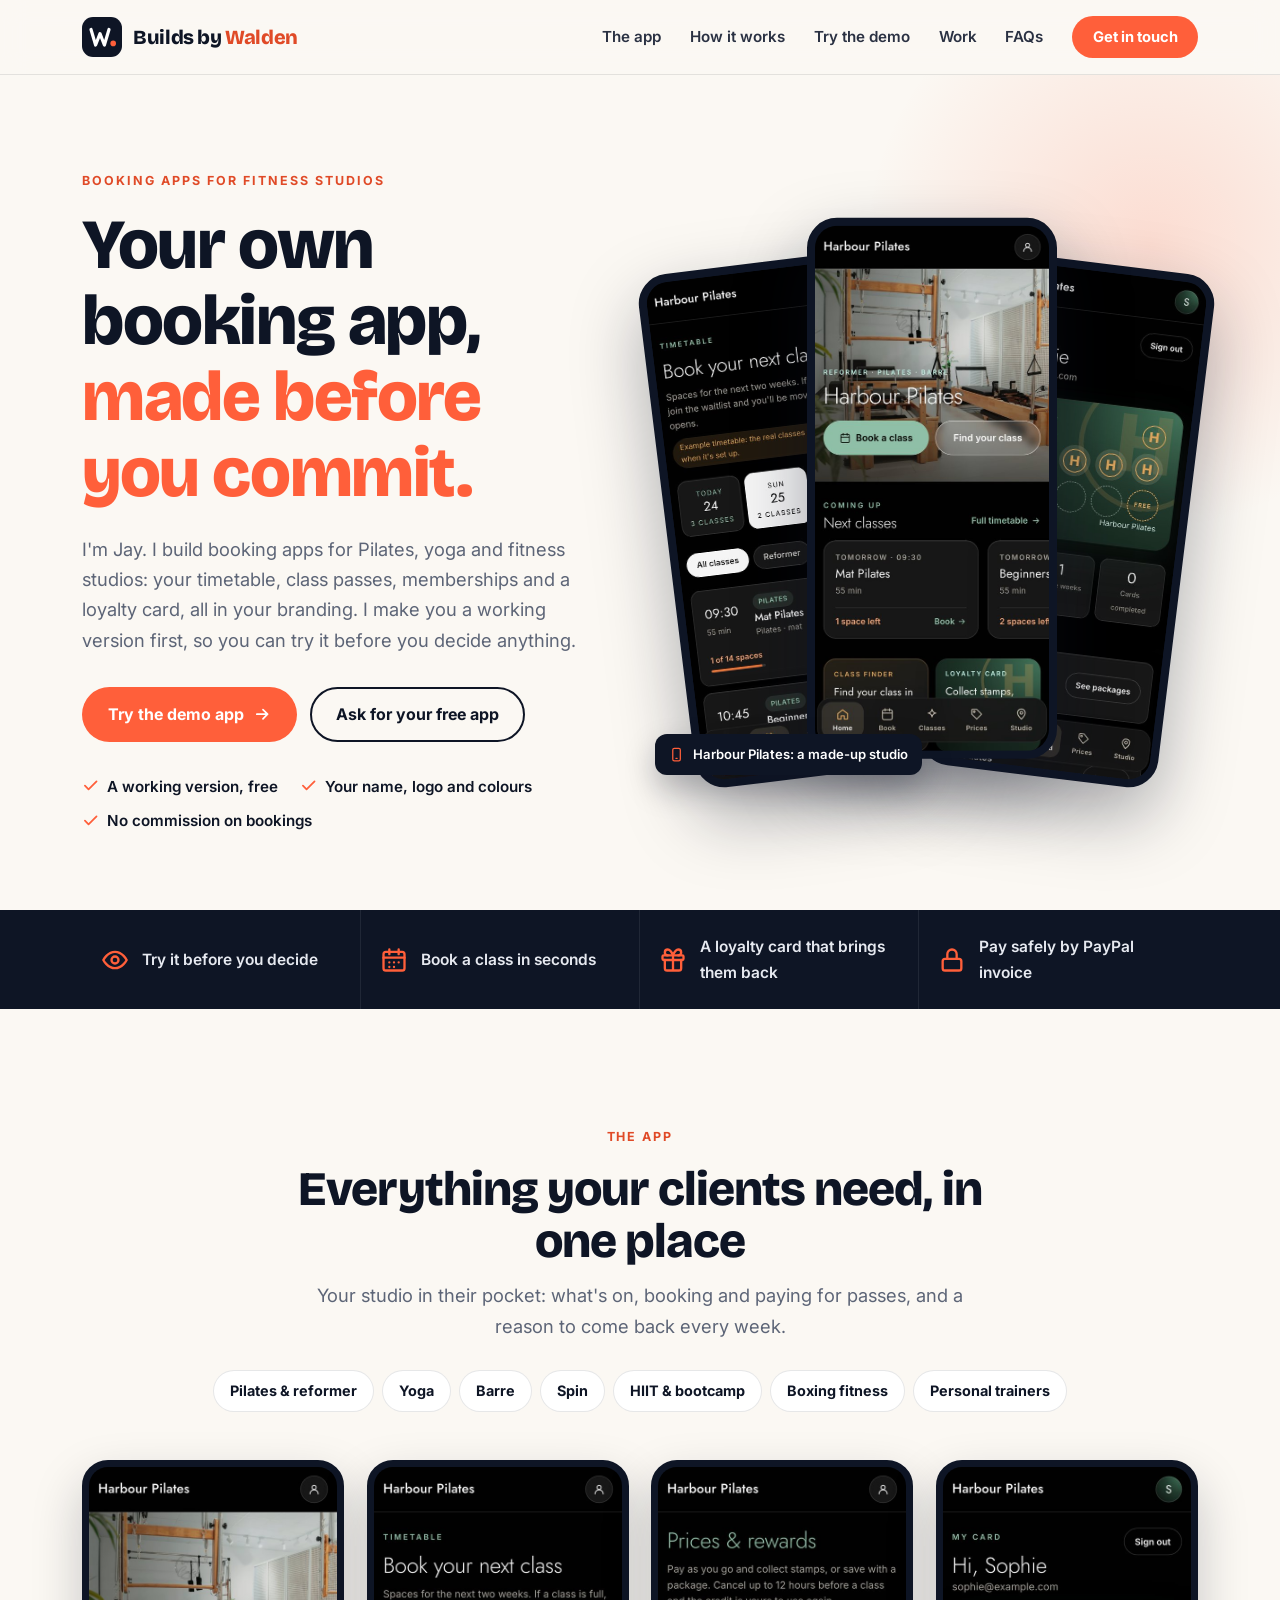
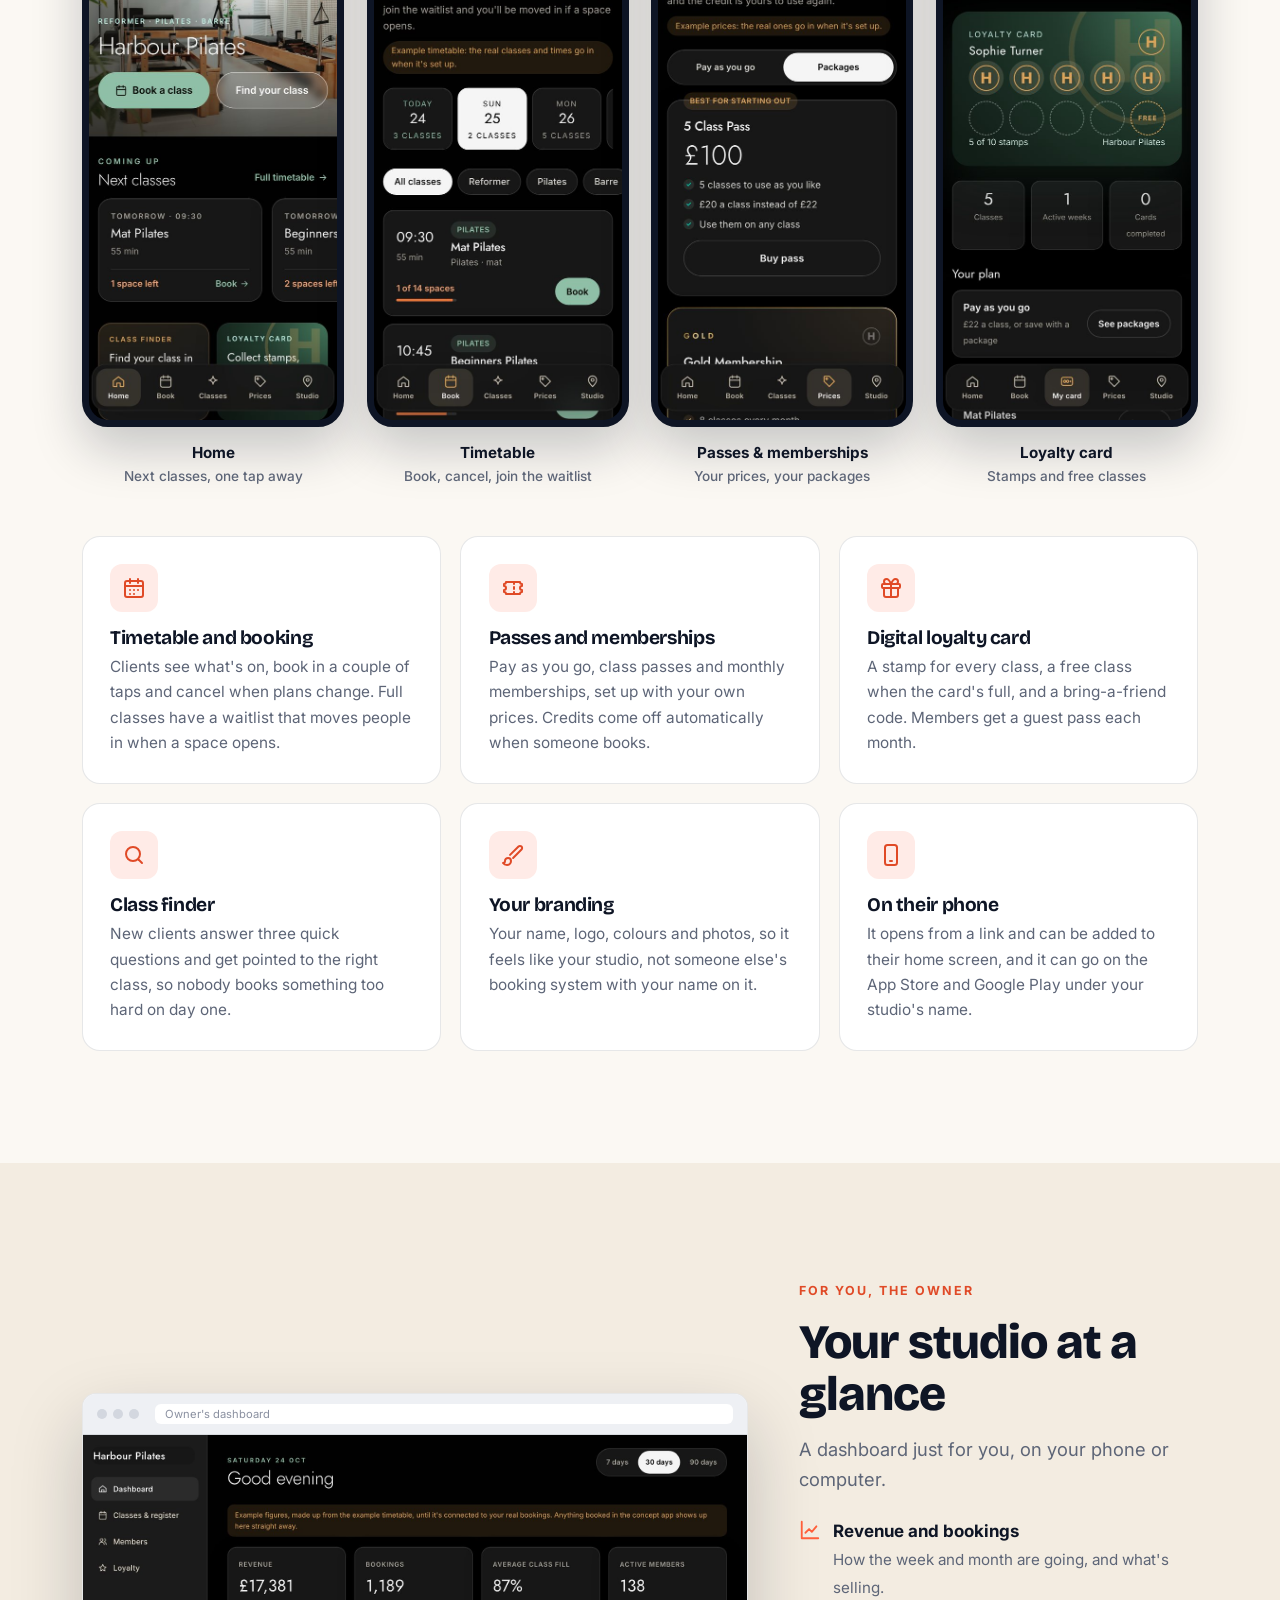
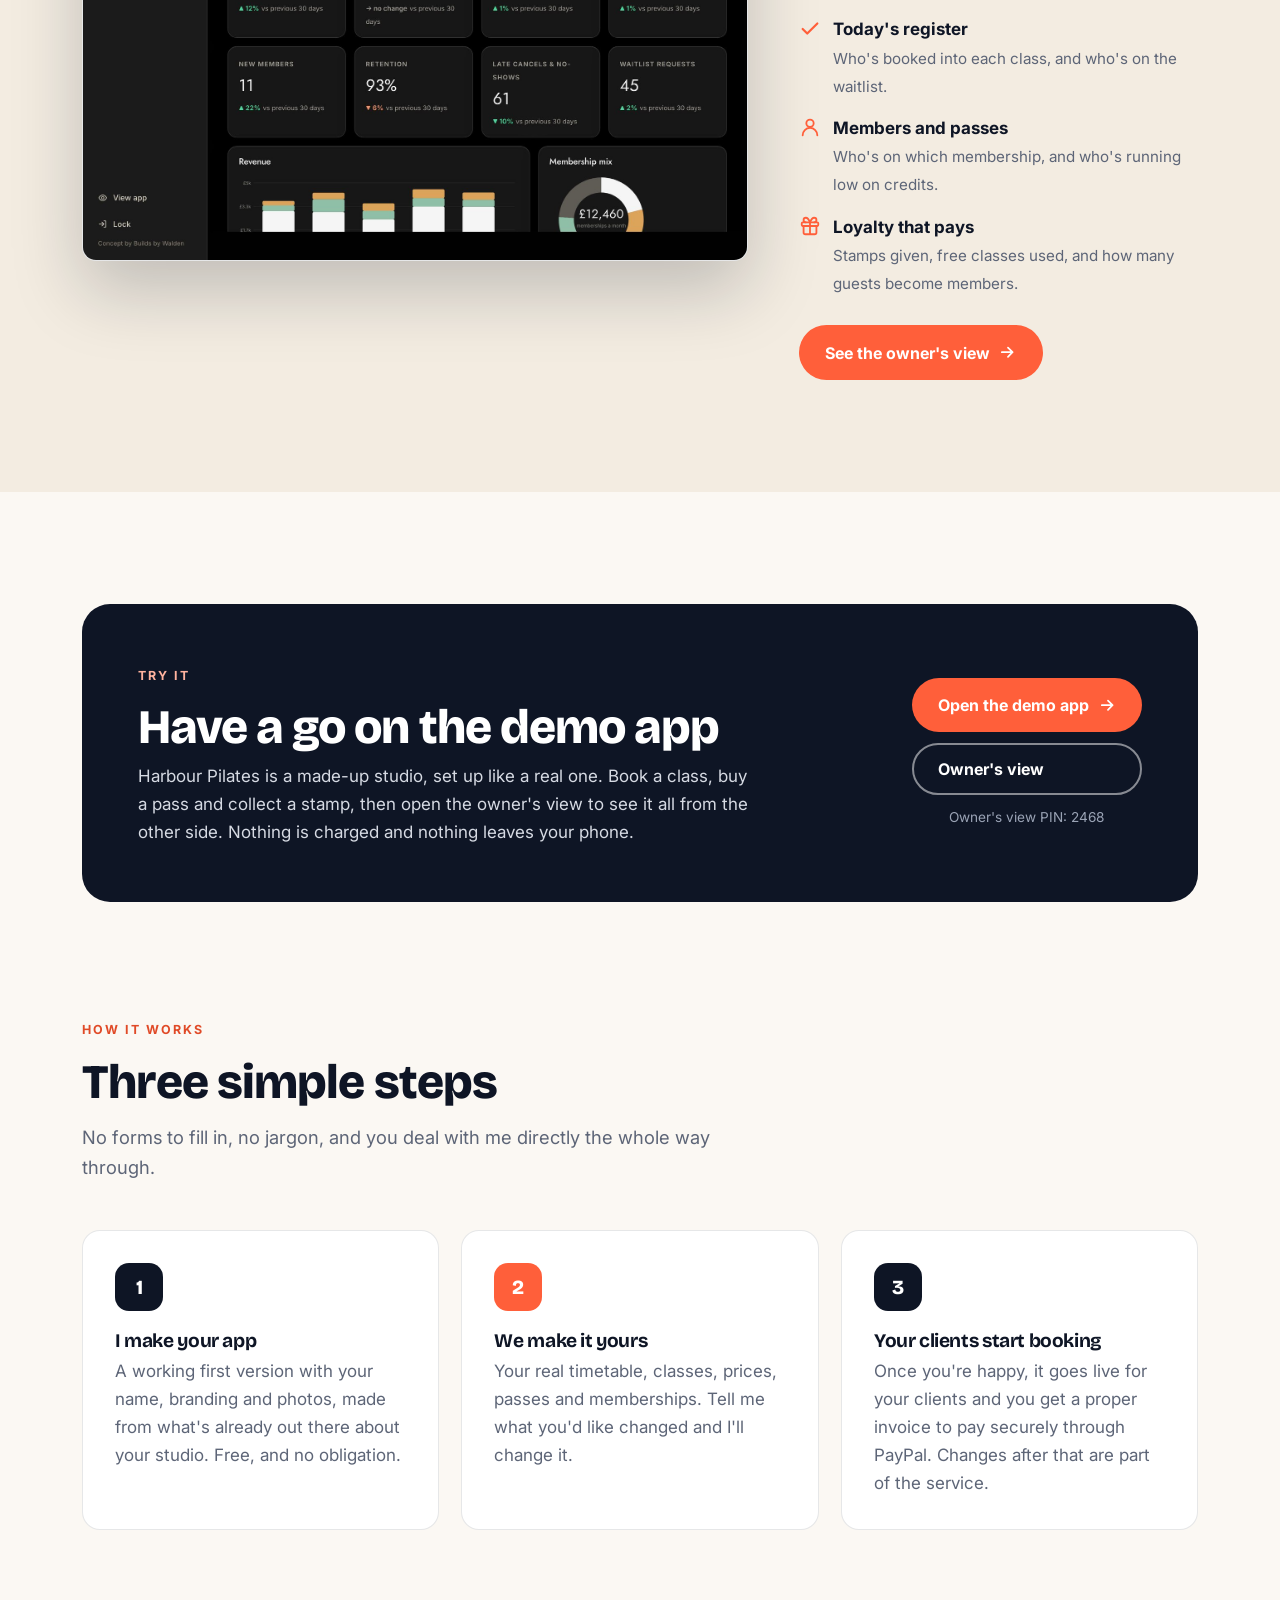
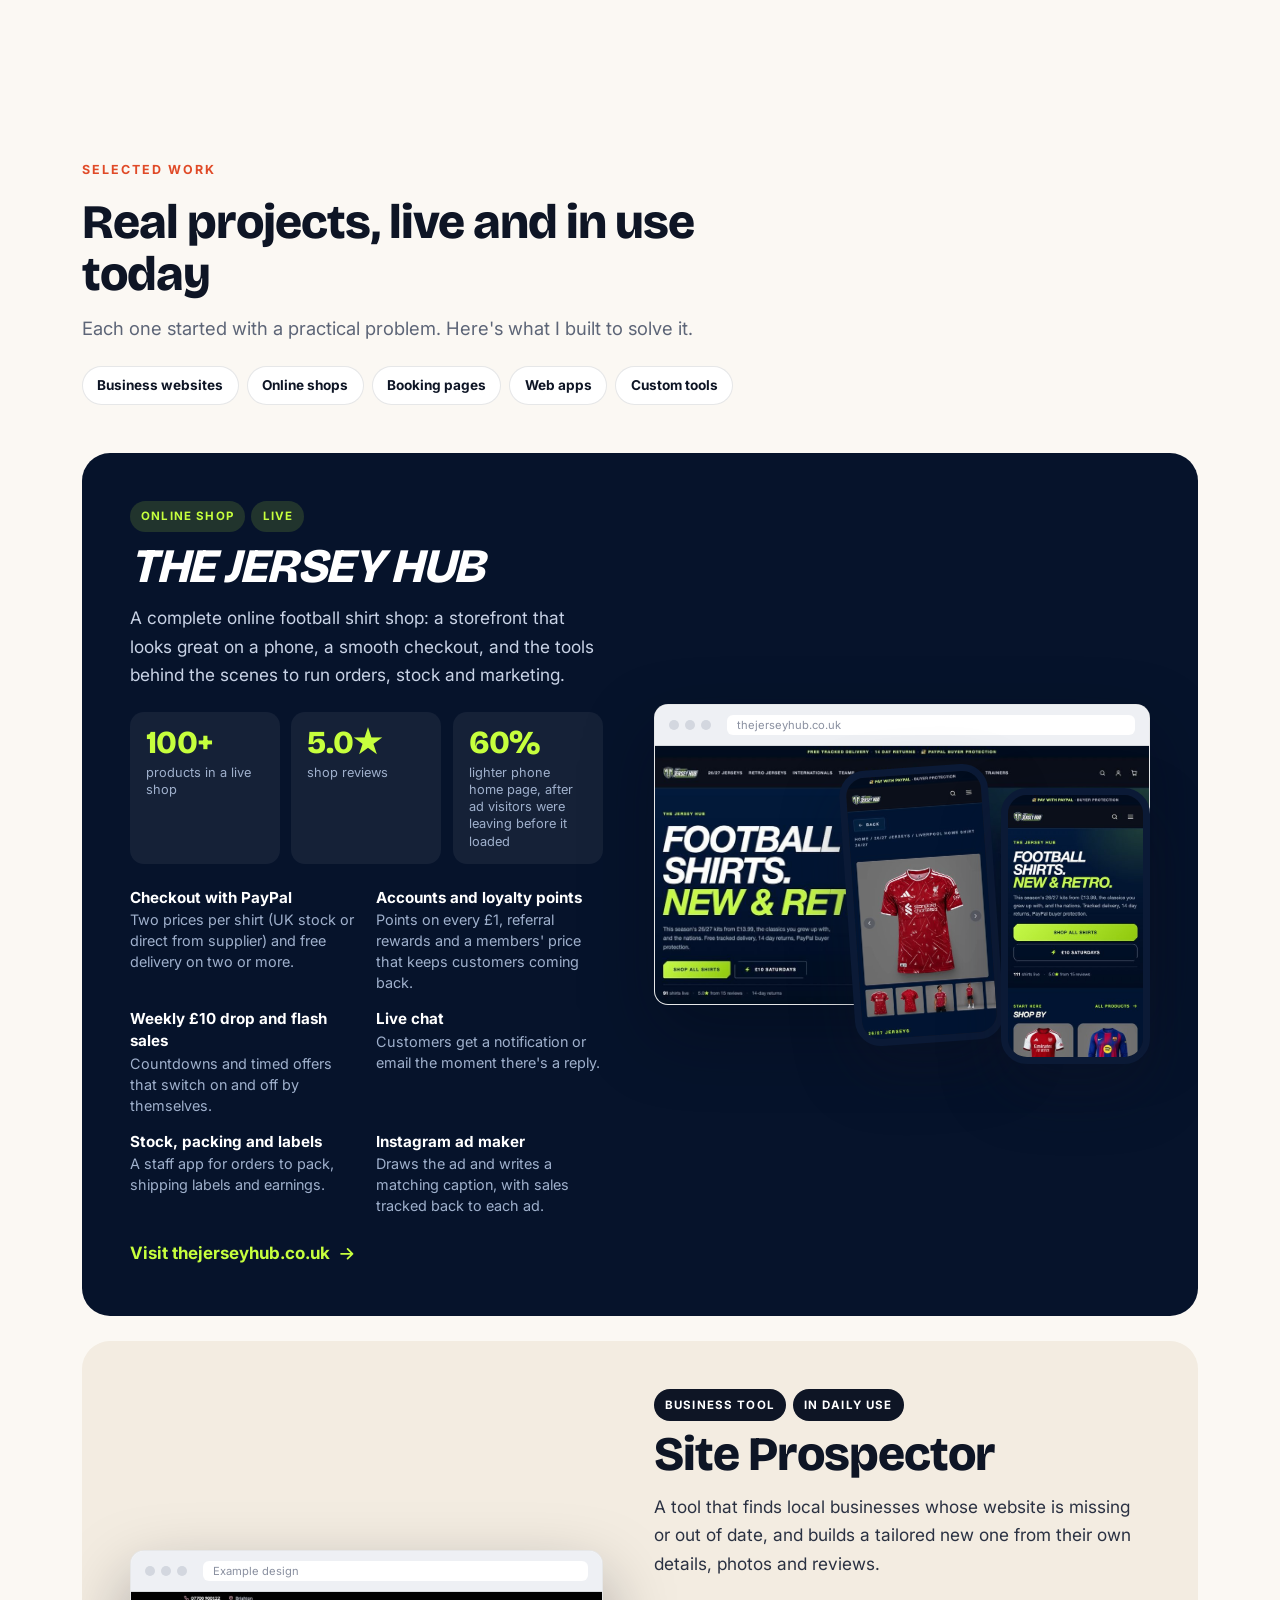
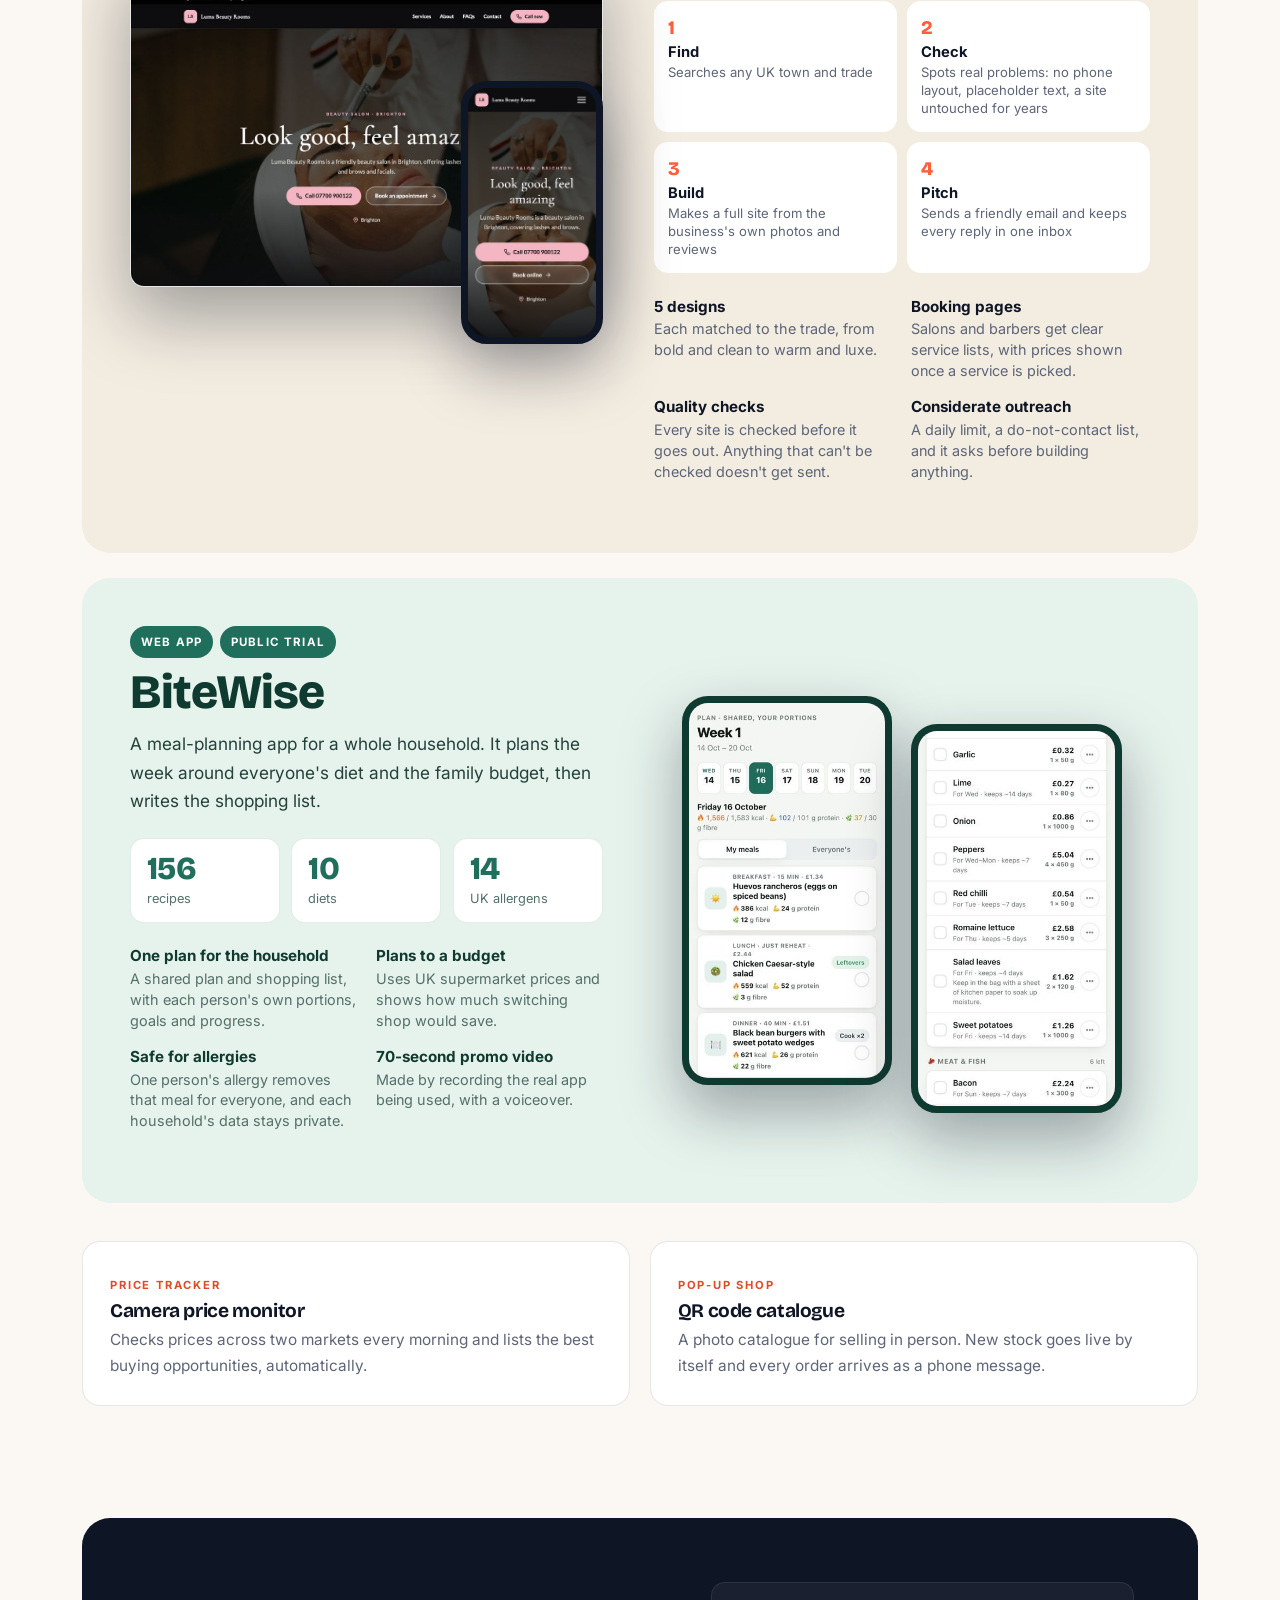
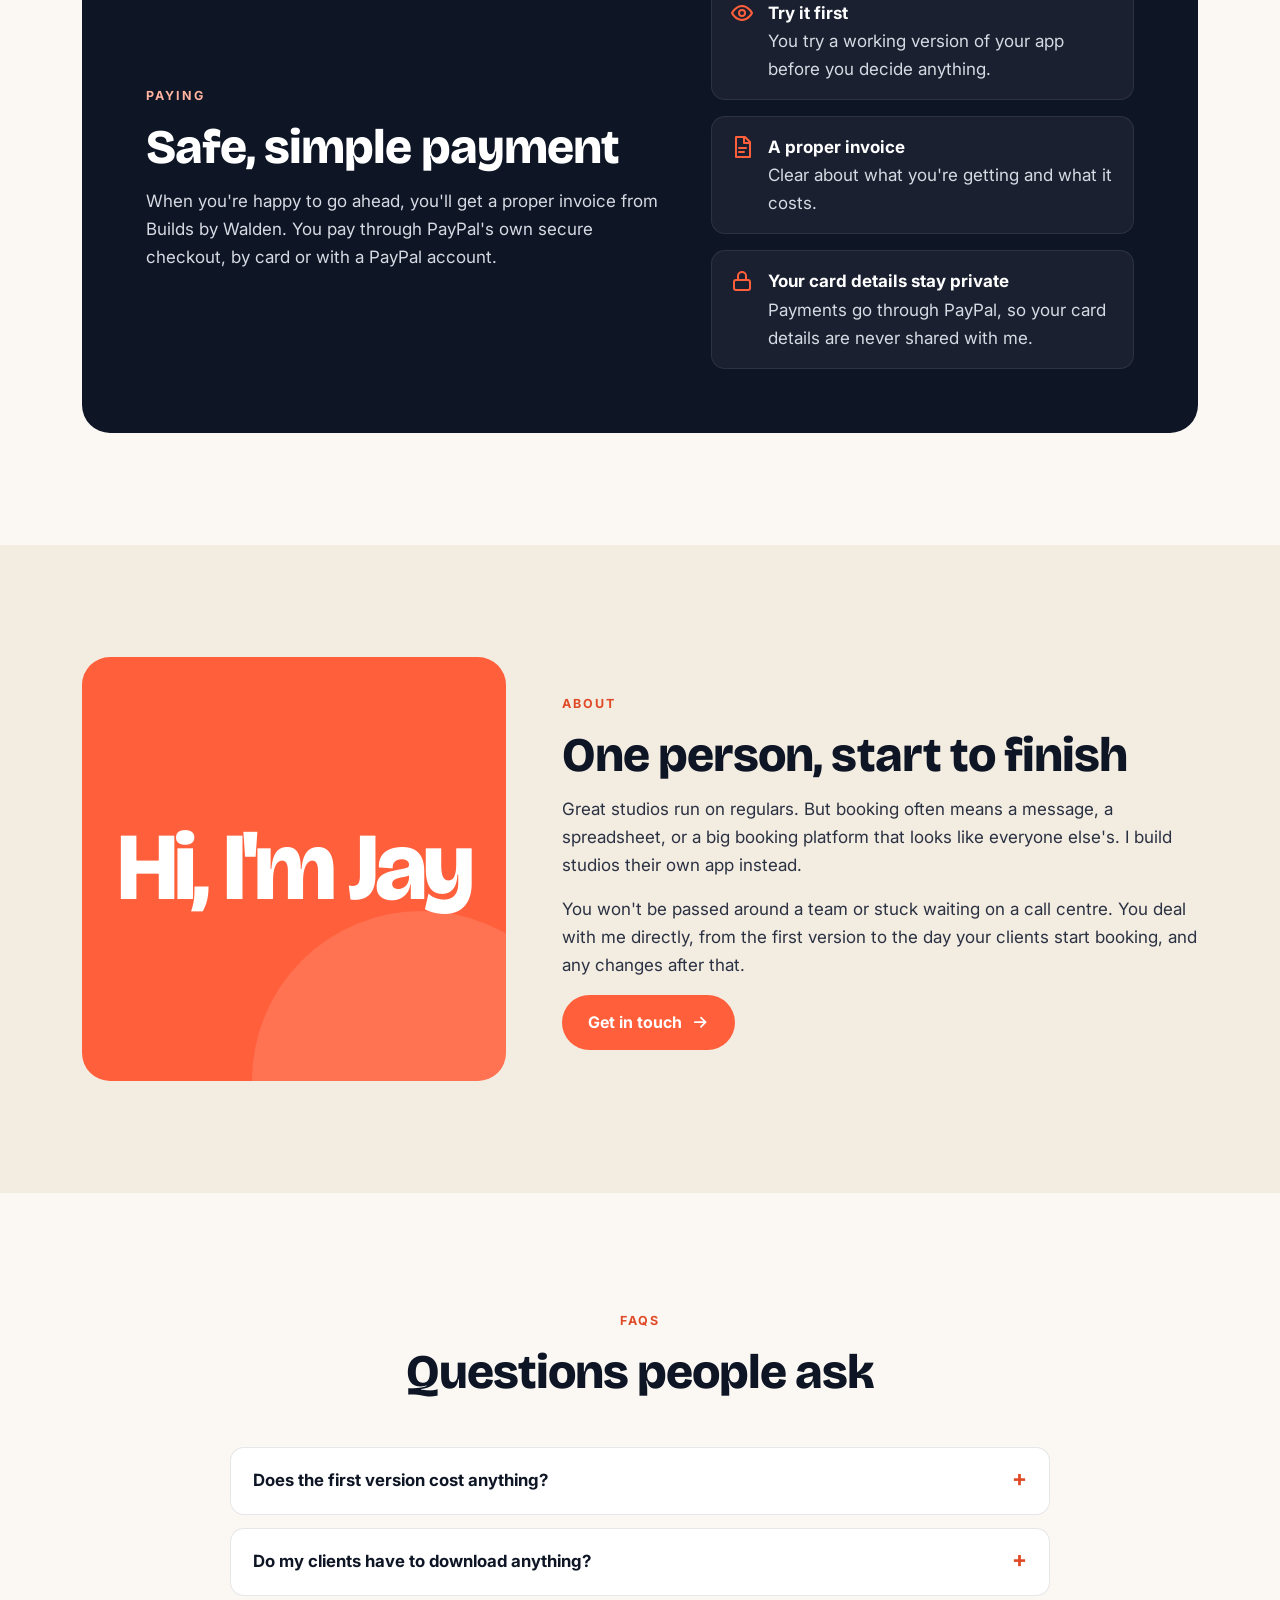
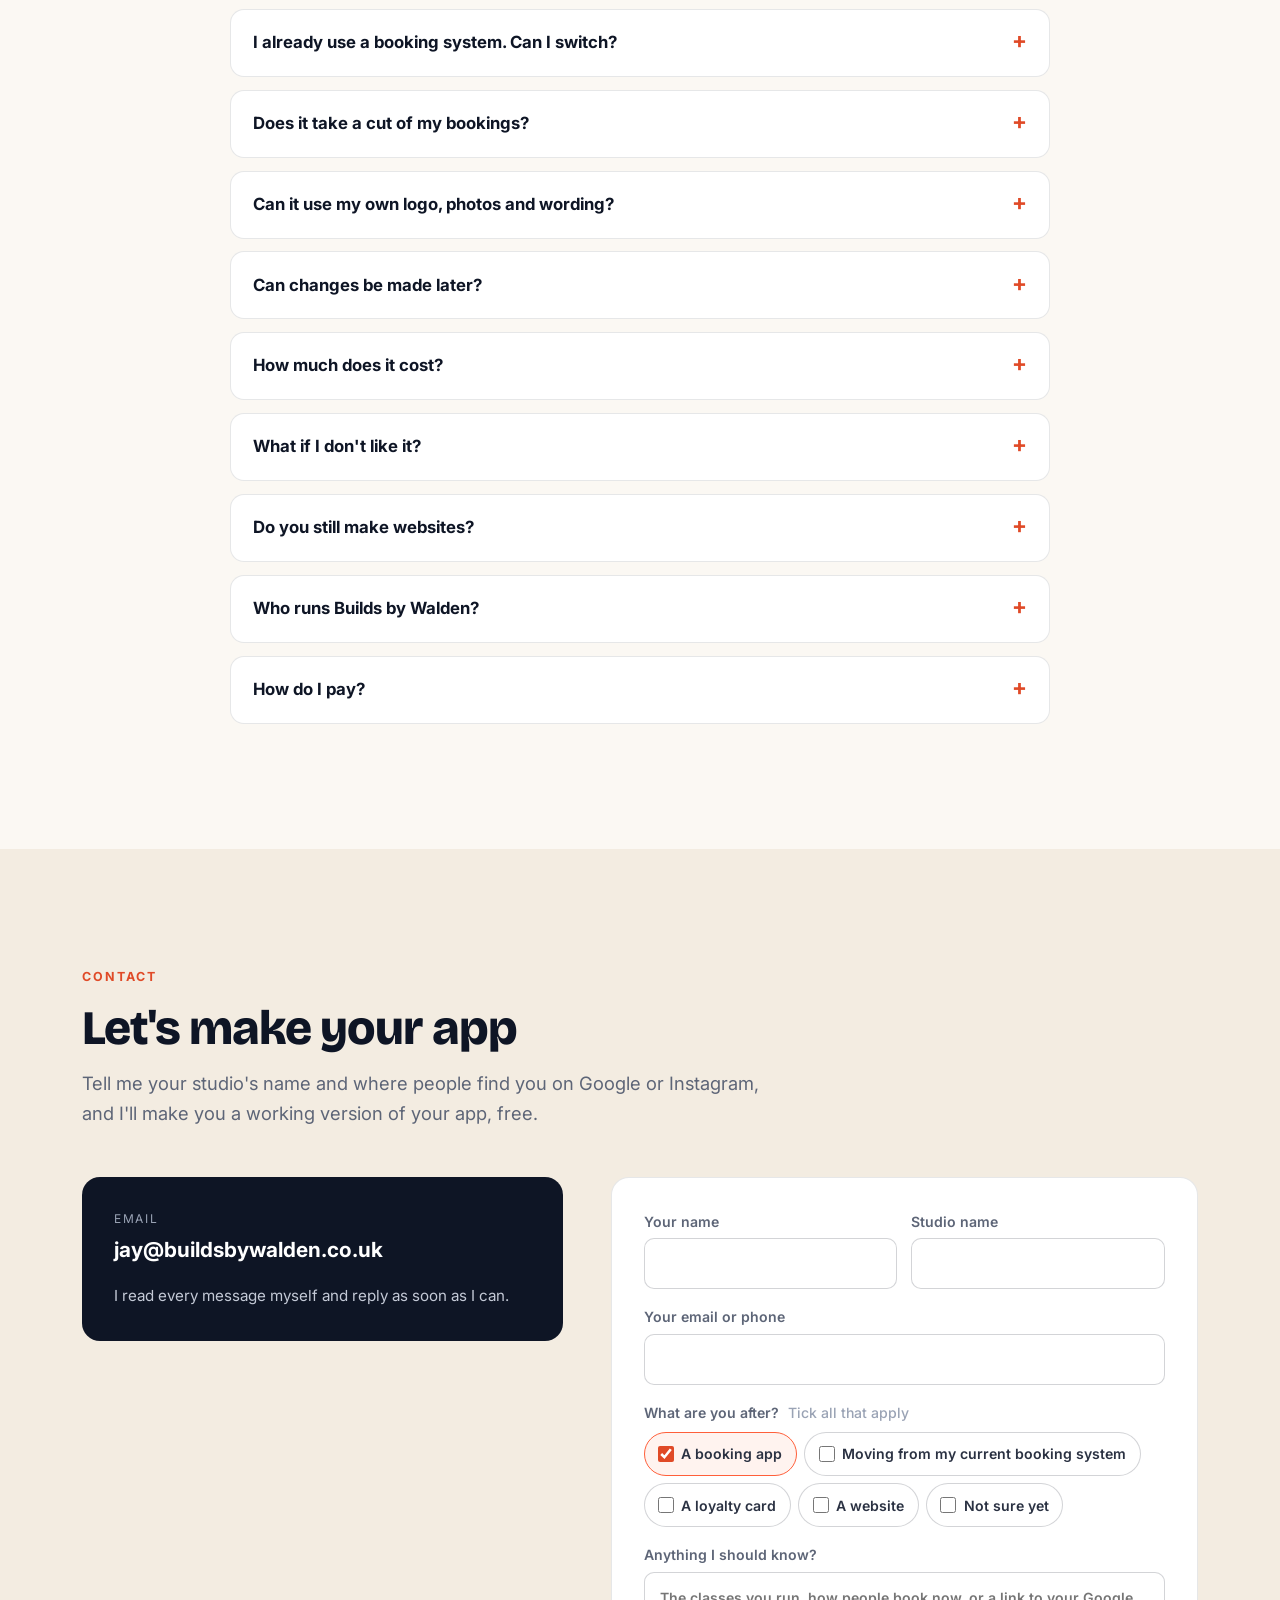
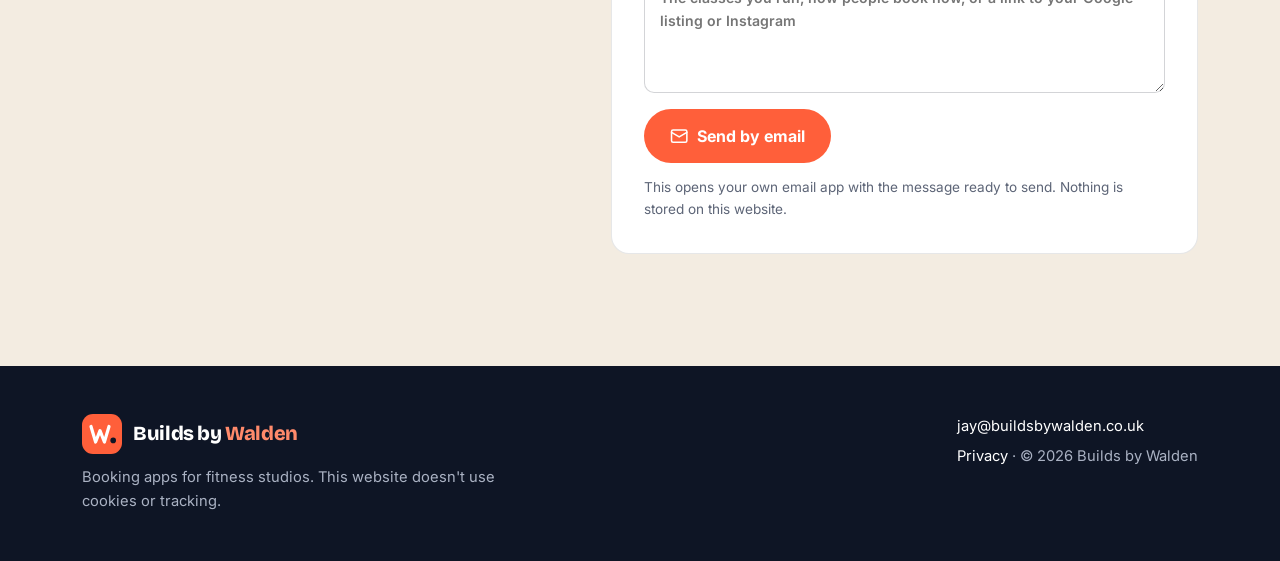
<file: index.html>
<!doctype html>
<html lang="en-GB">
<head>
<meta charset="utf-8">
<meta name="viewport" content="width=device-width, initial-scale=1">
<title>Builds by Walden | Booking apps for fitness studios</title>
<meta name="description" content="Your own booking app for your Pilates, yoga or fitness studio: timetable, class passes, memberships and a loyalty card, in your branding. Try a working version before you decide anything.">
<meta property="og:title" content="Builds by Walden | Booking apps for fitness studios">
<meta property="og:description" content="Your own booking app, in your branding, made before you commit. Try the demo.">
<meta property="og:type" content="website">
<meta property="og:image" content="https://buildsbywalden.co.uk/img/app/share.jpg">
<meta name="theme-color" content="#0e1525">
<link rel="icon" href="favicon.svg" type="image/svg+xml">
<link rel="preconnect" href="https://fonts.googleapis.com"><link rel="preconnect" href="https://fonts.gstatic.com" crossorigin>
<link href="https://fonts.googleapis.com/css2?family=Bricolage+Grotesque:opsz,wght@12..96,500;12..96,700;12..96,800&family=Inter:wght@400;500;600;700&display=swap" rel="stylesheet">
<style>
:root{--ink:#0e1525;--ink-2:#1b2438;--text:#2a3142;--muted:#5d6577;--line:rgba(14,21,37,.1);--bg:#fbf8f3;--card:#fff;--coral:#ff5f3a;--coral-dark:#e04a27;--sand:#f3ece1;--radius:18px;--max:1160px}
*{box-sizing:border-box;margin:0;padding:0}
html{scroll-behavior:smooth;-webkit-text-size-adjust:100%}
body{font-family:Inter,system-ui,sans-serif;color:var(--text);background:var(--bg);line-height:1.65;font-size:17px;overflow-x:hidden}
img{max-width:100%;height:auto;display:block}
a{color:inherit}
h1,h2,h3{font-family:"Bricolage Grotesque",Inter,sans-serif;color:var(--ink);line-height:1.08;letter-spacing:-.02em}
h1{font-size:clamp(2.5rem,5.6vw,4.4rem);font-weight:800}
h2{font-size:clamp(2rem,3.8vw,3rem);font-weight:800;margin-bottom:.8rem}
h3{font-size:1.2rem;font-weight:700;margin-bottom:.35rem}
.container{max-width:var(--max);margin:0 auto;padding:0 22px}
.eyebrow{display:inline-block;font-size:.78rem;font-weight:700;letter-spacing:.16em;text-transform:uppercase;color:var(--coral-dark);margin-bottom:1rem}
.lead{font-size:1.15rem;color:var(--muted)}
.section{padding:clamp(4rem,9vw,7rem) 0}
.sec-head{max-width:700px;margin-bottom:3rem}
.sec-head.center{margin-left:auto;margin-right:auto;text-align:center}
.btn{display:inline-flex;align-items:center;gap:.55rem;padding:1rem 1.5rem;border-radius:999px;font-weight:700;text-decoration:none;font-size:1rem;line-height:1;border:2px solid transparent;transition:transform .15s,box-shadow .15s,background .15s;cursor:pointer;font-family:inherit}
.btn:hover{transform:translateY(-2px);box-shadow:0 12px 26px rgba(14,21,37,.16)}
.btn-coral{background:var(--coral);color:#fff}
.btn-coral:hover{background:var(--coral-dark)}
.btn-line{border-color:var(--ink);color:var(--ink);background:transparent}
.btn-white{background:#fff;color:var(--ink)}
.ic{width:1.15em;height:1.15em;flex:none}
/* nav */
.nav{position:sticky;top:0;z-index:50;background:rgba(251,248,243,.92);backdrop-filter:blur(12px);border-bottom:1px solid var(--line)}
.nav-inner{display:flex;align-items:center;justify-content:space-between;height:74px;gap:1rem}
.brand{display:flex;align-items:center;gap:.7rem;text-decoration:none;font-family:"Bricolage Grotesque",sans-serif;font-weight:800;font-size:1.25rem;color:var(--ink);letter-spacing:-.02em}
.brand svg{width:40px;height:40px;flex:none}
.brand span b{color:var(--coral-dark);font-weight:800}
.links{display:flex;align-items:center;gap:1.8rem}
.links a:not(.btn){text-decoration:none;font-weight:600;font-size:.95rem;color:var(--text)}
.links a:not(.btn):hover{color:var(--coral-dark)}
.links .btn{padding:.7rem 1.15rem;font-size:.92rem}
.burger{display:none;background:none;border:0;width:44px;height:44px;flex-direction:column;justify-content:center;gap:5px;cursor:pointer}
.burger span{display:block;height:2.5px;background:var(--ink);border-radius:2px;margin:0 10px}
/* hero */
.hero{padding:clamp(3.5rem,7vw,6rem) 0 clamp(3rem,6vw,5rem);position:relative;overflow:hidden}
.hero::before{content:"";position:absolute;right:-180px;top:-140px;width:620px;height:620px;border-radius:50%;background:radial-gradient(circle,rgba(255,95,58,.18),transparent 65%);pointer-events:none}
.hero-grid{display:grid;grid-template-columns:1fr 1.05fr;gap:3.5rem;align-items:center;position:relative}
.hero h1 em{font-style:normal;color:var(--coral)}
.hero .lead{margin:1.4rem 0 2rem;max-width:560px}
.hero-actions{display:flex;flex-wrap:wrap;gap:.8rem;margin-bottom:2rem}
.ticks{display:flex;flex-wrap:wrap;gap:.6rem 1.4rem;font-size:.95rem;font-weight:600;color:var(--ink)}
.ticks li{display:flex;align-items:center;gap:.45rem;list-style:none}
.ticks .ic{color:var(--coral)}
.showcase{position:relative;padding:0 0 3.5rem 0}
.browser{background:#fff;border-radius:14px;box-shadow:0 30px 70px rgba(14,21,37,.22);overflow:hidden;border:1px solid var(--line)}
.browser .bar{display:flex;gap:6px;align-items:center;padding:10px 14px;background:#eef0f4;border-bottom:1px solid var(--line)}
.browser .bar i{width:10px;height:10px;border-radius:50%;background:#d3d7df;display:block}
.browser .bar span{margin-left:10px;flex:1;background:#fff;border-radius:6px;height:20px;font-size:.7rem;color:#8a90a0;display:flex;align-items:center;padding:0 10px;overflow:hidden;white-space:nowrap}
.phone{position:absolute;right:-8px;bottom:0;width:31%;border-radius:26px;border:7px solid var(--ink);overflow:hidden;box-shadow:0 26px 60px rgba(14,21,37,.35);background:var(--ink);aspect-ratio:540/1000}
.phone img{width:100%;height:100%;object-fit:cover;object-position:top}
.tag{position:absolute;left:-14px;bottom:1.2rem;background:var(--ink);color:#fff;font-size:.82rem;font-weight:600;padding:.6rem .9rem;border-radius:12px;box-shadow:0 14px 30px rgba(14,21,37,.25);display:flex;gap:.5rem;align-items:center}
.tag .ic{color:var(--coral)}
/* strip */
.strip{background:var(--ink);color:#e6e9f0}
.strip ul{display:grid;grid-template-columns:repeat(4,1fr);list-style:none}
.strip li{display:flex;gap:.8rem;align-items:center;padding:1.5rem 1.2rem;border-right:1px solid rgba(255,255,255,.08);font-weight:600;font-size:.97rem}
.strip li:last-child{border-right:0}
.strip .ic{width:28px;height:28px;color:var(--coral)}
/* steps */
.steps{display:grid;grid-template-columns:repeat(3,1fr);gap:1.4rem;counter-reset:s}
.step{background:var(--card);border:1px solid var(--line);border-radius:var(--radius);padding:2rem;position:relative}
.step .num{width:48px;height:48px;border-radius:14px;background:var(--ink);color:#fff;display:grid;place-items:center;font-family:"Bricolage Grotesque",sans-serif;font-weight:800;font-size:1.25rem;margin-bottom:1.2rem}
.step:nth-child(2) .num{background:var(--coral)}
.step p{color:var(--muted)}
/* features */
.alt{background:var(--sand)}
.features{display:grid;grid-template-columns:repeat(3,1fr);gap:1.2rem}
.feature{background:var(--card);border-radius:var(--radius);padding:1.7rem;border:1px solid var(--line)}
.feature .fic{width:48px;height:48px;border-radius:12px;background:rgba(255,95,58,.12);color:var(--coral-dark);display:grid;place-items:center;margin-bottom:1rem}
.feature .fic .ic{width:24px;height:24px}
.feature p{color:var(--muted);font-size:.96rem}
.features.four{grid-template-columns:repeat(4,1fr)}
#addons .features{display:flex;flex-wrap:wrap;justify-content:center}     /* five cards: the last row sits in the middle */
#addons .feature{flex:0 1 calc((100% - 2.4rem)/3)}
.print-note{text-align:center;margin-top:1.8rem;color:var(--muted)}
.print-note a{color:var(--coral-dark);font-weight:600}
/* examples */
.examples{display:grid;grid-template-columns:repeat(2,1fr);gap:2rem}
.example figcaption{display:flex;justify-content:space-between;align-items:baseline;gap:1rem;margin-top:.9rem}
.example figcaption strong{font-family:"Bricolage Grotesque",sans-serif;font-size:1.1rem;color:var(--ink)}
.example figcaption span{color:var(--muted);font-size:.9rem}
.example .browser{transition:transform .25s}
.example:hover .browser{transform:translateY(-4px)}
.note{margin-top:2rem;color:var(--muted);font-size:.9rem;text-align:center}
/* recent work */
.kinds{display:flex;flex-wrap:wrap;gap:.5rem;list-style:none;margin-top:1.4rem}
.kinds li{font-size:.85rem;font-weight:700;color:var(--ink);background:#fff;border:1px solid var(--line);border-radius:999px;padding:.45rem .9rem}
.proj{border-radius:28px;padding:clamp(1.6rem,4vw,3rem);display:grid;grid-template-columns:minmax(0,1fr) minmax(0,1.05fr);gap:clamp(2rem,4vw,3.5rem);align-items:center;margin-bottom:1.6rem;position:relative;overflow:hidden}
.proj.flip .proj-visual{order:-1}
.proj h3{font-size:clamp(2rem,4vw,3rem);font-weight:800;line-height:1;margin:.6rem 0 .9rem}
.proj-lede{font-size:1.08rem;margin-bottom:1.4rem}
.pills{display:flex;gap:.4rem;flex-wrap:wrap}
.pills span{font-size:.72rem;font-weight:700;letter-spacing:.1em;text-transform:uppercase;padding:.4rem .7rem;border-radius:999px}
.stats{display:grid;grid-template-columns:repeat(3,minmax(0,1fr));gap:.7rem;margin-bottom:1.4rem}
.stats div{border-radius:14px;padding:.9rem 1rem}
.stats b{display:block;font-family:"Bricolage Grotesque",sans-serif;font-weight:800;font-size:clamp(1.5rem,2.6vw,2rem);line-height:1;letter-spacing:-.02em;margin-bottom:.3rem}
.stats span{font-size:.8rem;line-height:1.35;display:block}
.feats{list-style:none;display:grid;grid-template-columns:1fr 1fr;gap:.9rem 1.2rem;margin-bottom:1.4rem}
.feats li{font-size:.9rem;line-height:1.45}
.feats strong{display:block;font-size:.95rem;margin-bottom:.1rem}
.visit{font-weight:700;text-decoration:none;display:inline-flex;align-items:center;gap:.45rem}
.visit:hover{text-decoration:underline}
.proj-visual{position:relative;padding-bottom:12%}
.proj-visual .browser{box-shadow:0 30px 70px rgba(4,8,20,.35)}
.proj-visual .phone{width:30%;right:0;bottom:0}
.proj-visual .phone.second{right:31%;bottom:6%;transform:rotate(-4deg)}
.duo{display:grid;grid-template-columns:1fr 1fr;gap:1.2rem;max-width:440px;margin:0 auto;padding:0}
.duo .phone{position:static;width:100%;transform:none}
.duo .phone:nth-child(2){transform:translateY(28px)}
.flow{list-style:none;display:grid;grid-template-columns:repeat(2,minmax(0,1fr));gap:.6rem;margin-bottom:1.4rem;counter-reset:f}
.flow li{background:#fff;border-radius:14px;padding:.9rem;font-size:.82rem;line-height:1.4;color:var(--muted);counter-increment:f}
.flow li::before{content:counter(f);display:block;font-family:"Bricolage Grotesque",sans-serif;font-weight:800;font-size:1.2rem;color:var(--coral)}
.flow strong{display:block;color:var(--ink);font-size:.92rem}
/* Jersey Hub: the shop's own navy and lime */
.jh{background:#06132b;color:#c9d3e6}
.jh h3{color:#fff;font-style:italic;text-transform:uppercase;letter-spacing:-.03em}
.jh .pills span{background:rgba(198,255,61,.14);color:#c6ff3d}
.jh .stats div{background:rgba(255,255,255,.06)}
.jh .stats b{color:#c6ff3d}.jh .stats span{color:#9fb0cc}
.jh .feats strong{color:#fff}.jh .feats li{color:#9fb0cc}
.jh .visit{color:#c6ff3d}
.jh .phone{border-color:#0b1a36}
/* Site Prospector */
.sp{background:var(--sand)}
.sp .pills span{background:var(--ink);color:#fff}
.sp .stats div{background:var(--ink)}.sp .stats b{color:#fff}.sp .stats span{color:#aab2c3}
.sp .feats strong{color:var(--ink)}.sp .feats li{color:var(--muted)}
/* BiteWise: the app's own greens */
.bw{background:#e6f2ec;color:#24423a}
.bw h3{color:#0f3a30}
.bw .pills span{background:#1f6f5c;color:#fff}
.bw .stats div{background:#fff;border:1px solid rgba(31,111,92,.12)}
.bw .stats b{color:#1f6f5c}.bw .stats span{color:#557069}
.bw .feats strong{color:#0f3a30}.bw .feats li{color:#557069}
.bw .phone{border-color:#0f3a30}
.also{display:grid;grid-template-columns:repeat(2,minmax(0,1fr));gap:1.2rem;margin-top:2.4rem}
.also .feature .eyebrow{margin-bottom:.4rem;font-size:.7rem}
/* pay */
.pay{background:var(--ink);color:#d6dae3;border-radius:28px;padding:clamp(2rem,5vw,4rem);display:grid;grid-template-columns:1.1fr .9fr;gap:3rem;align-items:center}
.pay h2{color:#fff}
.pay .eyebrow{color:#ffb39f}
.pay ul{list-style:none;display:grid;gap:1rem}
.pay li{display:flex;gap:.9rem;align-items:flex-start;background:rgba(255,255,255,.05);border:1px solid rgba(255,255,255,.08);border-radius:14px;padding:1rem 1.1rem}
.pay li .ic{color:var(--coral);width:24px;height:24px;margin-top:.1rem}
.pay li strong{display:block;color:#fff}
/* about */
.about{display:grid;grid-template-columns:.8fr 1.2fr;gap:3.5rem;align-items:center}
.hello{background:var(--coral);border-radius:28px;aspect-ratio:1/1;display:grid;place-items:center;color:#fff;font-family:"Bricolage Grotesque",sans-serif;font-weight:800;font-size:clamp(3rem,8vw,6rem);letter-spacing:-.04em;position:relative;overflow:hidden}
.hello::after{content:"";position:absolute;inset:auto -20% -40% auto;width:80%;height:80%;border-radius:50%;background:rgba(255,255,255,.12)}
.about p{margin-bottom:1rem}
/* faqs */
.faqs{max-width:820px;margin:0 auto}
.faqs details{background:var(--card);border:1px solid var(--line);border-radius:14px;padding:1.2rem 1.4rem;margin-bottom:.8rem}
.faqs summary{cursor:pointer;font-weight:700;color:var(--ink);list-style:none;display:flex;justify-content:space-between;gap:1rem;font-size:1.05rem}
.faqs summary::-webkit-details-marker{display:none}
.faqs summary::after{content:"+";font-size:1.4rem;line-height:1;color:var(--coral-dark);transition:transform .2s}
.faqs details[open] summary::after{transform:rotate(45deg)}
.faqs details p{margin-top:.7rem;color:var(--muted)}
/* contact */
.contact{display:grid;grid-template-columns:.9fr 1.1fr;gap:3rem;align-items:start}
.mail-card{background:var(--ink);color:#fff;border-radius:var(--radius);padding:2rem}
.mail-card .lbl{display:block;font-size:.75rem;letter-spacing:.14em;text-transform:uppercase;color:#9aa3b5;margin-bottom:.3rem}
.mail-card a{color:#fff;font-weight:700;font-size:clamp(1.05rem,2.2vw,1.3rem);text-decoration:none;word-break:break-all}
.mail-card p{color:#c3c9d6;margin-top:1rem;font-size:.95rem}
form{background:var(--card);border:1px solid var(--line);border-radius:var(--radius);padding:2rem}
form label{display:block;font-weight:600;font-size:.88rem;color:var(--muted);margin-bottom:1rem}
form input,form textarea,form select{display:block;width:100%;margin-top:.35rem;font:inherit;padding:.8rem .95rem;border:1px solid rgba(14,21,37,.18);border-radius:10px;background:#fff;color:var(--text)}
form input:focus,form textarea:focus,form select:focus{outline:2px solid rgba(255,95,58,.35);border-color:var(--coral)}
.wants{border:0;padding:0;margin:0 0 1rem;display:flex;flex-wrap:wrap;gap:.45rem}
.wants legend{font-weight:600;font-size:.88rem;color:var(--muted);margin-bottom:.5rem;padding:0}
.wants legend span{font-weight:500;color:#9aa3b5;margin-left:.35rem}
.wants label{display:inline-flex;align-items:center;gap:.45rem;margin:0;padding:.5rem .85rem;border:1px solid rgba(14,21,37,.18);border-radius:999px;background:#fff;color:var(--text);font-weight:600;font-size:.88rem;cursor:pointer;min-height:44px}
.wants input{display:inline-block;width:auto;margin:0;padding:0;accent-color:var(--coral-dark);width:16px;height:16px}
.wants label:has(input:checked){border-color:var(--coral);background:#fff3ef}
.f2{display:grid;grid-template-columns:1fr 1fr;gap:.9rem}
.small{font-size:.85rem;color:var(--muted);margin-top:.8rem}
/* footer */
footer{background:var(--ink);color:#aab2c3;padding:3rem 0;font-size:.92rem}
.foot{display:flex;justify-content:space-between;gap:2rem;flex-wrap:wrap;align-items:flex-start}
footer .brand{color:#fff;margin-bottom:.7rem;--mark:#ff5f3a;--dot:#0e1525}
footer .brand span b{color:#ff8a6b}
footer a{color:#fff;text-decoration:none}
footer p{max-width:460px}
/* booking apps (24 Oct 2026) */
.fan{position:relative;height:clamp(440px,52vw,600px)}
.fan .ph{position:absolute;top:50%;width:44%;border-radius:30px;border:8px solid var(--ink);overflow:hidden;background:var(--ink);box-shadow:0 30px 70px rgba(14,21,37,.35);aspect-ratio:540/1169}
.fan .ph img{width:100%;height:100%;object-fit:cover;object-position:top}
.fan .ph.l{left:2%;transform:translateY(-46%) rotate(-7deg)}
.fan .ph.r{right:2%;transform:translateY(-46%) rotate(7deg)}
.fan .ph.c{left:28%;transform:translateY(-52%);z-index:2;width:46%}
.fan .tag{left:0;bottom:4%;z-index:3}
.phones{display:grid;grid-template-columns:repeat(4,minmax(0,1fr));gap:1.4rem;margin-bottom:3rem}
.phones figure{margin:0}
.phones .ph{border-radius:26px;border:7px solid var(--ink);overflow:hidden;background:var(--ink);box-shadow:0 22px 50px rgba(14,21,37,.22);aspect-ratio:540/1169}
.phones .ph img{width:100%;height:100%;object-fit:cover;object-position:top}
.phones figcaption{text-align:center;margin-top:.8rem;font-weight:700;color:var(--ink);font-size:.95rem}
.phones figcaption span{display:block;font-weight:500;color:var(--muted);font-size:.85rem}
.owner{display:grid;grid-template-columns:minmax(0,1.25fr) minmax(0,.75fr);gap:clamp(2rem,4vw,3.5rem);align-items:center}
.owner ul{list-style:none;display:grid;gap:.9rem;margin:1.4rem 0 1.8rem}
.owner li{display:flex;gap:.8rem;align-items:flex-start}
.owner li .ic{color:var(--coral);width:22px;height:22px;margin-top:.15rem}
.owner li strong{display:block;color:var(--ink)}
.owner li span{color:var(--muted);font-size:.95rem}
.demo-band{background:var(--ink);color:#d6dae3;border-radius:28px;padding:clamp(2rem,5vw,3.5rem);display:grid;grid-template-columns:minmax(0,1fr) auto;gap:2rem;align-items:center}
.demo-band h2{color:#fff;margin-bottom:.5rem}
.demo-band .eyebrow{color:#ffb39f}
.demo-band p{max-width:620px}
.demo-band .acts{display:flex;flex-direction:column;gap:.7rem}
.demo-band .btn-line{border-color:rgba(255,255,255,.5);color:#fff}
.demo-band small{display:block;color:#9aa3b5;font-size:.85rem;text-align:center}
.who{display:flex;flex-wrap:wrap;gap:.5rem;justify-content:center;list-style:none;margin-top:-1.2rem;margin-bottom:3rem}
.who li{font-size:.9rem;font-weight:700;color:var(--ink);background:#fff;border:1px solid var(--line);border-radius:999px;padding:.5rem 1rem}
@media (max-width:960px){.owner,.demo-band{grid-template-columns:1fr}.phones{grid-template-columns:repeat(2,minmax(0,1fr))}.fan{max-width:560px;margin:0 auto;width:100%}}
@media (max-width:760px){.phones{gap:1rem}.fan{height:118vw;max-height:520px}.fan .ph{border-width:6px;border-radius:22px}}
/* reveal */
.reveal{opacity:0;transform:translateY(20px);transition:opacity .7s ease,transform .7s ease}
.reveal.in{opacity:1;transform:none}
@media (prefers-reduced-motion:reduce){.reveal{opacity:1;transform:none;transition:none}}
/* responsive */
@media (max-width:960px){
  .hero-grid,.pay,.about,.contact,.proj{grid-template-columns:1fr}
  .proj.flip .proj-visual{order:0}
  .steps,.features,.features.four{grid-template-columns:1fr 1fr}
  #addons .feature{flex-basis:calc((100% - 1.2rem)/2)}
  .strip ul{grid-template-columns:1fr 1fr}
  .strip li:nth-child(2){border-right:0}
  .strip li{border-bottom:1px solid rgba(255,255,255,.08)}
  .hello{max-width:320px;aspect-ratio:16/10;width:100%}
}
@media (max-width:760px){
  body{font-size:16px}
  .burger{display:flex}
  .links{position:absolute;left:0;right:0;top:74px;background:var(--bg);flex-direction:column;align-items:stretch;padding:.6rem 22px 1.4rem;gap:0;display:none;border-bottom:1px solid var(--line);box-shadow:0 20px 40px rgba(0,0,0,.08)}
  .links.open{display:flex}
  .links a:not(.btn){padding:.9rem 0;border-bottom:1px solid var(--line)}
  .links .btn{margin-top:1rem;justify-content:center;padding:.95rem}
  .steps,.features,.features.four,.examples{grid-template-columns:1fr}
  #addons .feature{flex-basis:100%}
  .strip ul{grid-template-columns:1fr}
  .strip li{border-right:0}
  .hero-actions .btn{flex:1 1 100%;justify-content:center}
  .phone{width:34%;right:0}
  .tag{left:0;font-size:.75rem}
  .f2{grid-template-columns:1fr}
  .feats,.also{grid-template-columns:1fr}
  .stats{grid-template-columns:1fr 1fr 1fr;gap:.5rem}
  .stats div{padding:.7rem .75rem}
  .flow{grid-template-columns:1fr 1fr}
  .proj{border-radius:22px}
  .proj-visual .phone.second{display:none}
  .proj-visual .phone{width:30%;right:-4px}
  .proj-visual{padding-bottom:16%}
  .example figcaption{flex-direction:column;gap:.1rem}
}
</style>
</head>
<body>

<svg width="0" height="0" style="position:absolute" aria-hidden="true">
  <symbol id="i-check" viewBox="0 0 24 24"><path fill="none" stroke="currentColor" stroke-width="2.4" stroke-linecap="round" stroke-linejoin="round" d="M20 6 9 17l-5-5"/></symbol>
  <symbol id="i-eye" viewBox="0 0 24 24"><g fill="none" stroke="currentColor" stroke-width="2" stroke-linecap="round" stroke-linejoin="round"><path d="M2 12s3.6-7 10-7 10 7 10 7-3.6 7-10 7S2 12 2 12Z"/><circle cx="12" cy="12" r="3"/></g></symbol>
  <symbol id="i-brush" viewBox="0 0 24 24"><g fill="none" stroke="currentColor" stroke-width="2" stroke-linecap="round" stroke-linejoin="round"><path d="M9.06 11.9 17.5 3.5a2.1 2.1 0 1 1 3 3l-8.4 8.44"/><path d="M7.07 14.94C5.4 14.94 4 16.3 4 18c0 1.3-1 2-2 2 1 1.5 2.5 2 4 2 2.2 0 4-1.8 4-4 0-1.7-1.3-3.06-2.93-3.06Z"/></g></symbol>
  <symbol id="i-lock" viewBox="0 0 24 24"><g fill="none" stroke="currentColor" stroke-width="2" stroke-linecap="round" stroke-linejoin="round"><rect x="4" y="11" width="16" height="10" rx="2"/><path d="M8 11V7a4 4 0 0 1 8 0v4"/></g></symbol>
  <symbol id="i-edit" viewBox="0 0 24 24"><g fill="none" stroke="currentColor" stroke-width="2" stroke-linecap="round" stroke-linejoin="round"><path d="M12 20h9"/><path d="M16.5 3.5a2.1 2.1 0 0 1 3 3L7 19l-4 1 1-4Z"/></g></symbol>
  <symbol id="i-phone" viewBox="0 0 24 24"><g fill="none" stroke="currentColor" stroke-width="2" stroke-linecap="round" stroke-linejoin="round"><rect x="6" y="2" width="12" height="20" rx="2.5"/><path d="M11 18h2"/></g></symbol>
  <symbol id="i-call" viewBox="0 0 24 24"><path fill="none" stroke="currentColor" stroke-width="2" stroke-linecap="round" stroke-linejoin="round" d="M22 16.9v3a2 2 0 0 1-2.2 2 19.8 19.8 0 0 1-8.6-3.1 19.5 19.5 0 0 1-6-6A19.8 19.8 0 0 1 2.1 4.2 2 2 0 0 1 4.1 2h3a2 2 0 0 1 2 1.7c.1 1 .4 1.9.7 2.8a2 2 0 0 1-.5 2.1L8 9.9a16 16 0 0 0 6 6l1.3-1.3a2 2 0 0 1 2.1-.4c.9.3 1.8.6 2.8.7a2 2 0 0 1 1.7 2Z"/></symbol>
  <symbol id="i-pin" viewBox="0 0 24 24"><g fill="none" stroke="currentColor" stroke-width="2" stroke-linecap="round" stroke-linejoin="round"><path d="M20 10c0 6-8 12-8 12S4 16 4 10a8 8 0 0 1 16 0Z"/><circle cx="12" cy="10" r="3"/></g></symbol>
  <symbol id="i-star" viewBox="0 0 24 24"><path fill="none" stroke="currentColor" stroke-width="2" stroke-linejoin="round" d="m12 2 3.1 6.3 6.9 1-5 4.9 1.2 6.8L12 17.8 5.8 21l1.2-6.8-5-4.9 6.9-1Z"/></symbol>
  <symbol id="i-mail" viewBox="0 0 24 24"><g fill="none" stroke="currentColor" stroke-width="2" stroke-linecap="round" stroke-linejoin="round"><rect x="2" y="4" width="20" height="16" rx="2"/><path d="m22 7-10 6L2 7"/></g></symbol>
  <symbol id="i-bolt" viewBox="0 0 24 24"><path fill="none" stroke="currentColor" stroke-width="2" stroke-linejoin="round" d="M13 2 3 14h9l-1 8 10-12h-9Z"/></symbol>
  <symbol id="i-msg" viewBox="0 0 24 24"><path fill="none" stroke="currentColor" stroke-width="2" stroke-linejoin="round" d="M21 11.5a8.4 8.4 0 0 1-12.4 7.4L3 21l2.1-5.6A8.4 8.4 0 1 1 21 11.5Z"/></symbol>
  <symbol id="i-arrow" viewBox="0 0 24 24"><path fill="none" stroke="currentColor" stroke-width="2.2" stroke-linecap="round" stroke-linejoin="round" d="M5 12h14M13 6l6 6-6 6"/></symbol>
  <symbol id="i-invoice" viewBox="0 0 24 24"><g fill="none" stroke="currentColor" stroke-width="2" stroke-linecap="round" stroke-linejoin="round"><path d="M6 2h9l5 5v15H6z"/><path d="M14 2v6h6M9 13h7M9 17h5"/></g></symbol>
  <symbol id="i-user" viewBox="0 0 24 24"><g fill="none" stroke="currentColor" stroke-width="2" stroke-linecap="round" stroke-linejoin="round"><circle cx="12" cy="8" r="4"/><path d="M4 21a8 8 0 0 1 16 0"/></g></symbol>
  <symbol id="i-shirt" viewBox="0 0 24 24"><path fill="none" stroke="currentColor" stroke-width="2" stroke-linejoin="round" d="M8 3 3 6l2 5 2-1v11h10V10l2 1 2-5-5-3c-.5 1.6-2 2.6-4 2.6S8.5 4.6 8 3Z"/></symbol>
  <symbol id="i-card" viewBox="0 0 24 24"><g fill="none" stroke="currentColor" stroke-width="2" stroke-linecap="round" stroke-linejoin="round"><rect x="2" y="5" width="20" height="14" rx="2"/><path d="M6 10h6M6 14h9"/></g></symbol>
  <symbol id="i-menu" viewBox="0 0 24 24"><g fill="none" stroke="currentColor" stroke-width="2" stroke-linecap="round" stroke-linejoin="round"><path d="M6 2h12a1 1 0 0 1 1 1v18a1 1 0 0 1-1 1H6a1 1 0 0 1-1-1V3a1 1 0 0 1 1-1Z"/><path d="M9 7h6M9 11h6M9 15h4"/></g></symbol>
  <symbol id="i-sticker" viewBox="0 0 24 24"><g fill="none" stroke="currentColor" stroke-width="2" stroke-linecap="round" stroke-linejoin="round"><path d="M21 12a9 9 0 1 1-9-9h0a9 9 0 0 1 9 9v0l-9 9"/><path d="M21 12h-5a4 4 0 0 0-4 4v5"/></g></symbol>
  <symbol id="i-cal" viewBox="0 0 24 24"><g fill="none" stroke="currentColor" stroke-width="2" stroke-linecap="round" stroke-linejoin="round"><rect x="3" y="5" width="18" height="16" rx="2"/><path d="M16 3v4M8 3v4M3 10h18M8 14h.01M12 14h.01M16 14h.01M8 18h.01M12 18h.01"/></g></symbol>
  <symbol id="i-ticket" viewBox="0 0 24 24"><g fill="none" stroke="currentColor" stroke-width="2" stroke-linecap="round" stroke-linejoin="round"><path d="M3 8a2 2 0 0 0 2-2h14a2 2 0 0 0 2 2v2a2 2 0 0 0 0 4v2a2 2 0 0 0-2 2H5a2 2 0 0 0-2-2v-2a2 2 0 0 0 0-4Z"/><path d="M13 6v2M13 11v2M13 16v2"/></g></symbol>
  <symbol id="i-gift" viewBox="0 0 24 24"><g fill="none" stroke="currentColor" stroke-width="2" stroke-linecap="round" stroke-linejoin="round"><rect x="3" y="8" width="18" height="4" rx="1"/><path d="M12 8v13M19 12v7a2 2 0 0 1-2 2H7a2 2 0 0 1-2-2v-7"/><path d="M7.5 8a2.5 2.5 0 0 1 0-5C10 3 12 8 12 8s2-5 4.5-5a2.5 2.5 0 0 1 0 5"/></g></symbol>
  <symbol id="i-chart" viewBox="0 0 24 24"><g fill="none" stroke="currentColor" stroke-width="2" stroke-linecap="round" stroke-linejoin="round"><path d="M3 3v18h18"/><path d="M7 15l4-4 3 3 5-6"/></g></symbol>
  <symbol id="i-search" viewBox="0 0 24 24"><g fill="none" stroke="currentColor" stroke-width="2" stroke-linecap="round" stroke-linejoin="round"><circle cx="11" cy="11" r="7"/><path d="m20 20-3.5-3.5"/></g></symbol>
  <symbol id="i-bell" viewBox="0 0 24 24"><g fill="none" stroke="currentColor" stroke-width="2" stroke-linecap="round" stroke-linejoin="round"><path d="M6 8a6 6 0 0 1 12 0c0 7 3 9 3 9H3s3-2 3-9"/><path d="M10.3 21a1.94 1.94 0 0 0 3.4 0"/></g></symbol>
  <symbol id="logo" viewBox="0 0 40 40"><rect width="40" height="40" rx="11" style="fill:var(--mark,#0e1525)"/><path d="M9 12.5 13.6 28l4.4-11.3L22.4 28 27 12.5" fill="none" stroke="#fff" stroke-width="3.2" stroke-linecap="round" stroke-linejoin="round"/><circle cx="31.2" cy="26.4" r="2.8" style="fill:var(--dot,#ff5f3a)"/></symbol>
</svg>

<nav class="nav">
  <div class="container nav-inner">
    <a class="brand" href="#top" aria-label="Builds by Walden home"><svg><use href="#logo"/></svg><span>Builds by <b>Walden</b></span></a>
    <button class="burger" aria-label="Menu" aria-expanded="false"><span></span><span></span><span></span></button>
    <div class="links">
      <a href="#app">The app</a>
      <a href="#how">How it works</a>
      <a href="demo-app/">Try the demo</a>
      <a href="#work">Work</a>
      <a href="#faqs">FAQs</a>
      <a class="btn btn-coral" href="#contact">Get in touch</a>
    </div>
  </div>
</nav>

<header class="hero" id="top">
  <div class="container hero-grid">
    <div class="reveal">
      <span class="eyebrow">Booking apps for fitness studios</span>
      <h1>Your own booking app, <em>made before you commit.</em></h1>
      <p class="lead">I'm Jay. I build booking apps for Pilates, yoga and fitness studios: your timetable, class passes, memberships and a loyalty card, all in your branding. I make you a working version first, so you can try it before you decide anything.</p>
      <div class="hero-actions">
        <a class="btn btn-coral" href="demo-app/">Try the demo app <svg class="ic"><use href="#i-arrow"/></svg></a>
        <a class="btn btn-line" href="#contact">Ask for your free app</a>
      </div>
      <ul class="ticks">
        <li><svg class="ic"><use href="#i-check"/></svg>A working version, free</li>
        <li><svg class="ic"><use href="#i-check"/></svg>Your name, logo and colours</li>
        <li><svg class="ic"><use href="#i-check"/></svg>No commission on bookings</li>
      </ul>
    </div>
    <div class="fan reveal">
      <div class="ph l"><img src="img/app/book.jpg" alt="The timetable in a studio booking app" width="540" height="1169"></div>
      <div class="ph r"><img src="img/app/card.jpg" alt="A digital loyalty card with stamps" width="540" height="1169" loading="lazy"></div>
      <div class="ph c"><img src="img/app/home.jpg" alt="The home screen of a studio booking app" width="540" height="1169"></div>
      <div class="tag"><svg class="ic"><use href="#i-phone"/></svg>Harbour Pilates: a made-up studio</div>
    </div>
  </div>
</header>

<section class="strip">
  <div class="container">
    <ul>
      <li><svg class="ic"><use href="#i-eye"/></svg>Try it before you decide</li>
      <li><svg class="ic"><use href="#i-cal"/></svg>Book a class in seconds</li>
      <li><svg class="ic"><use href="#i-gift"/></svg>A loyalty card that brings them back</li>
      <li><svg class="ic"><use href="#i-lock"/></svg>Pay safely by PayPal invoice</li>
    </ul>
  </div>
</section>

<section class="section" id="app">
  <div class="container">
    <div class="sec-head center reveal">
      <span class="eyebrow">The app</span>
      <h2>Everything your clients need, in one place</h2>
      <p class="lead">Your studio in their pocket: what's on, booking and paying for passes, and a reason to come back every week.</p>
    </div>
    <ul class="who reveal">
      <li>Pilates &amp; reformer</li><li>Yoga</li><li>Barre</li><li>Spin</li><li>HIIT &amp; bootcamp</li><li>Boxing fitness</li><li>Personal trainers</li>
    </ul>
    <div class="phones">
      <figure class="reveal"><div class="ph"><img src="img/app/home.jpg" alt="Home screen" loading="lazy" width="540" height="1169"></div><figcaption>Home<span>Next classes, one tap away</span></figcaption></figure>
      <figure class="reveal"><div class="ph"><img src="img/app/book.jpg" alt="Timetable" loading="lazy" width="540" height="1169"></div><figcaption>Timetable<span>Book, cancel, join the waitlist</span></figcaption></figure>
      <figure class="reveal"><div class="ph"><img src="img/app/prices.jpg" alt="Passes and memberships" loading="lazy" width="540" height="1169"></div><figcaption>Passes &amp; memberships<span>Your prices, your packages</span></figcaption></figure>
      <figure class="reveal"><div class="ph"><img src="img/app/card.jpg" alt="Loyalty card" loading="lazy" width="540" height="1169"></div><figcaption>Loyalty card<span>Stamps and free classes</span></figcaption></figure>
    </div>
    <div class="features">
      <div class="feature reveal"><div class="fic"><svg class="ic"><use href="#i-cal"/></svg></div><h3>Timetable and booking</h3><p>Clients see what's on, book in a couple of taps and cancel when plans change. Full classes have a waitlist that moves people in when a space opens.</p></div>
      <div class="feature reveal"><div class="fic"><svg class="ic"><use href="#i-ticket"/></svg></div><h3>Passes and memberships</h3><p>Pay as you go, class passes and monthly memberships, set up with your own prices. Credits come off automatically when someone books.</p></div>
      <div class="feature reveal"><div class="fic"><svg class="ic"><use href="#i-gift"/></svg></div><h3>Digital loyalty card</h3><p>A stamp for every class, a free class when the card's full, and a bring-a-friend code. Members get a guest pass each month.</p></div>
      <div class="feature reveal"><div class="fic"><svg class="ic"><use href="#i-search"/></svg></div><h3>Class finder</h3><p>New clients answer three quick questions and get pointed to the right class, so nobody books something too hard on day one.</p></div>
      <div class="feature reveal"><div class="fic"><svg class="ic"><use href="#i-brush"/></svg></div><h3>Your branding</h3><p>Your name, logo, colours and photos, so it feels like your studio, not someone else's booking system with your name on it.</p></div>
      <div class="feature reveal"><div class="fic"><svg class="ic"><use href="#i-phone"/></svg></div><h3>On their phone</h3><p>It opens from a link and can be added to their home screen, and it can go on the App Store and Google Play under your studio's name.</p></div>
    </div>
  </div>
</section>

<section class="section alt" id="owners">
  <div class="container owner">
    <div class="browser reveal"><div class="bar"><i></i><i></i><i></i><span>Owner's dashboard</span></div><img src="img/app/owner.jpg" alt="The studio owner's dashboard with revenue, bookings and members" loading="lazy" width="1600" height="1025"></div>
    <div class="reveal">
      <span class="eyebrow">For you, the owner</span>
      <h2>Your studio at a glance</h2>
      <p class="lead">A dashboard just for you, on your phone or computer.</p>
      <ul>
        <li><svg class="ic"><use href="#i-chart"/></svg><div><strong>Revenue and bookings</strong><span>How the week and month are going, and what's selling.</span></div></li>
        <li><svg class="ic"><use href="#i-check"/></svg><div><strong>Today's register</strong><span>Who's booked into each class, and who's on the waitlist.</span></div></li>
        <li><svg class="ic"><use href="#i-user"/></svg><div><strong>Members and passes</strong><span>Who's on which membership, and who's running low on credits.</span></div></li>
        <li><svg class="ic"><use href="#i-gift"/></svg><div><strong>Loyalty that pays</strong><span>Stamps given, free classes used, and how many guests become members.</span></div></li>
      </ul>
      <a class="btn btn-coral" href="demo-app/admin.html">See the owner's view <svg class="ic"><use href="#i-arrow"/></svg></a>
    </div>
  </div>
</section>

<section class="section" style="padding-bottom:0">
  <div class="container">
    <div class="demo-band reveal">
      <div>
        <span class="eyebrow">Try it</span>
        <h2>Have a go on the demo app</h2>
        <p>Harbour Pilates is a made-up studio, set up like a real one. Book a class, buy a pass and collect a stamp, then open the owner's view to see it all from the other side. Nothing is charged and nothing leaves your phone.</p>
      </div>
      <div class="acts">
        <a class="btn btn-coral" href="demo-app/">Open the demo app <svg class="ic"><use href="#i-arrow"/></svg></a>
        <a class="btn btn-line" href="demo-app/admin.html">Owner's view</a>
        <small>Owner's view PIN: 2468</small>
      </div>
    </div>
  </div>
</section>

<section class="section" id="how">
  <div class="container">
    <div class="sec-head reveal">
      <span class="eyebrow">How it works</span>
      <h2>Three simple steps</h2>
      <p class="lead">No forms to fill in, no jargon, and you deal with me directly the whole way through.</p>
    </div>
    <div class="steps">
      <div class="step reveal"><div class="num">1</div><h3>I make your app</h3><p>A working first version with your name, branding and photos, made from what's already out there about your studio. Free, and no obligation.</p></div>
      <div class="step reveal"><div class="num">2</div><h3>We make it yours</h3><p>Your real timetable, classes, prices, passes and memberships. Tell me what you'd like changed and I'll change it.</p></div>
      <div class="step reveal"><div class="num">3</div><h3>Your clients start booking</h3><p>Once you're happy, it goes live for your clients and you get a proper invoice to pay securely through PayPal. Changes after that are part of the service.</p></div>
    </div>
  </div>
</section>

<section class="section" id="work">
  <div class="container">
    <div class="sec-head reveal">
      <span class="eyebrow">Selected work</span>
      <h2>Real projects, live and in use today</h2>
      <p class="lead">Each one started with a practical problem. Here's what I built to solve it.</p>
      <ul class="kinds"><li>Business websites</li><li>Online shops</li><li>Booking pages</li><li>Web apps</li><li>Custom tools</li></ul>
    </div>

    <article class="proj jh reveal">
      <div>
        <div class="pills"><span>Online shop</span><span>Live</span></div>
        <h3>The Jersey Hub</h3>
        <p class="proj-lede">A complete online football shirt shop: a storefront that looks great on a phone, a smooth checkout, and the tools behind the scenes to run orders, stock and marketing.</p>
        <div class="stats">
          <div><b>100+</b><span>products in a live shop</span></div>
          <div><b>5.0★</b><span>shop reviews</span></div>
          <div><b>60%</b><span>lighter phone home page, after ad visitors were leaving before it loaded</span></div>
        </div>
        <ul class="feats">
          <li><strong>Checkout with PayPal</strong>Two prices per shirt (UK stock or direct from supplier) and free delivery on two or more.</li>
          <li><strong>Accounts and loyalty points</strong>Points on every £1, referral rewards and a members' price that keeps customers coming back.</li>
          <li><strong>Weekly £10 drop and flash sales</strong>Countdowns and timed offers that switch on and off by themselves.</li>
          <li><strong>Live chat</strong>Customers get a notification or email the moment there's a reply.</li>
          <li><strong>Stock, packing and labels</strong>A staff app for orders to pack, shipping labels and earnings.</li>
          <li><strong>Instagram ad maker</strong>Draws the ad and writes a matching caption, with sales tracked back to each ad.</li>
        </ul>
        <a class="visit" href="https://thejerseyhub.co.uk" target="_blank" rel="noopener">Visit thejerseyhub.co.uk <svg class="ic"><use href="#i-arrow"/></svg></a>
      </div>
      <div class="proj-visual showcase">
        <div class="browser"><div class="bar"><i></i><i></i><i></i><span>thejerseyhub.co.uk</span></div><img src="img/work/jerseyhub-desktop.jpg" alt="The Jersey Hub online shop home page" loading="lazy" width="1100" height="573"></div>
        <div class="phone second"><img src="img/work/jerseyhub-phone-shirt.jpg" alt="A shirt page in The Jersey Hub on a phone" loading="lazy"></div>
        <div class="phone"><img src="img/work/jerseyhub-phone-home.jpg" alt="The Jersey Hub home page on a phone" loading="lazy"></div>
      </div>
    </article>

    <article class="proj sp flip reveal">
      <div>
        <div class="pills"><span>Business tool</span><span>In daily use</span></div>
        <h3>Site Prospector</h3>
        <p class="proj-lede">A tool that finds local businesses whose website is missing or out of date, and builds a tailored new one from their own details, photos and reviews.</p>
        <ol class="flow">
          <li><strong>Find</strong>Searches any UK town and trade</li>
          <li><strong>Check</strong>Spots real problems: no phone layout, placeholder text, a site untouched for years</li>
          <li><strong>Build</strong>Makes a full site from the business's own photos and reviews</li>
          <li><strong>Pitch</strong>Sends a friendly email and keeps every reply in one inbox</li>
        </ol>
        <ul class="feats">
          <li><strong>5 designs</strong>Each matched to the trade, from bold and clean to warm and luxe.</li>
          <li><strong>Booking pages</strong>Salons and barbers get clear service lists, with prices shown once a service is picked.</li>
          <li><strong>Quality checks</strong>Every site is checked before it goes out. Anything that can't be checked doesn't get sent.</li>
          <li><strong>Considerate outreach</strong>A daily limit, a do-not-contact list, and it asks before building anything.</li>
        </ul>
      </div>
      <div class="proj-visual showcase">
        <div class="browser"><div class="bar"><i></i><i></i><i></i><span>Example design</span></div><img src="img/luma-desktop.jpg" alt="A salon website design made by Site Prospector" loading="lazy" width="1200" height="750"></div>
        <div class="phone"><img src="img/luma-phone.jpg" alt="The same salon design on a phone" loading="lazy"></div>
      </div>
    </article>

    <article class="proj bw reveal">
      <div>
        <div class="pills"><span>Web app</span><span>Public trial</span></div>
        <h3>BiteWise</h3>
        <p class="proj-lede">A meal-planning app for a whole household. It plans the week around everyone's diet and the family budget, then writes the shopping list.</p>
        <div class="stats">
          <div><b>156</b><span>recipes</span></div>
          <div><b>10</b><span>diets</span></div>
          <div><b>14</b><span>UK allergens</span></div>
        </div>
        <ul class="feats">
          <li><strong>One plan for the household</strong>A shared plan and shopping list, with each person's own portions, goals and progress.</li>
          <li><strong>Plans to a budget</strong>Uses UK supermarket prices and shows how much switching shop would save.</li>
          <li><strong>Safe for allergies</strong>One person's allergy removes that meal for everyone, and each household's data stays private.</li>
          <li><strong>70-second promo video</strong>Made by recording the real app being used, with a voiceover.</li>
        </ul>
      </div>
      <div class="proj-visual duo">
        <div class="phone"><img src="img/work/bitewise-plan.jpg" alt="BiteWise weekly meal plan on a phone" loading="lazy"></div>
        <div class="phone"><img src="img/work/bitewise-shopping.jpg" alt="BiteWise shopping list on a phone" loading="lazy"></div>
      </div>
    </article>

    <div class="also">
      <div class="feature reveal"><span class="eyebrow">Price tracker</span><h3>Camera price monitor</h3><p>Checks prices across two markets every morning and lists the best buying opportunities, automatically.</p></div>
      <div class="feature reveal"><span class="eyebrow">Pop-up shop</span><h3>QR code catalogue</h3><p>A photo catalogue for selling in person. New stock goes live by itself and every order arrives as a phone message.</p></div>
    </div>
  </div>
</section>

<section class="section" style="padding-top:0">
  <div class="container">
    <div class="pay reveal">
      <div>
        <span class="eyebrow">Paying</span>
        <h2>Safe, simple payment</h2>
        <p>When you're happy to go ahead, you'll get a proper invoice from Builds by Walden. You pay through PayPal's own secure checkout, by card or with a PayPal account.</p>
      </div>
      <ul>
        <li><svg class="ic"><use href="#i-eye"/></svg><div><strong>Try it first</strong>You try a working version of your app before you decide anything.</div></li>
        <li><svg class="ic"><use href="#i-invoice"/></svg><div><strong>A proper invoice</strong>Clear about what you're getting and what it costs.</div></li>
        <li><svg class="ic"><use href="#i-lock"/></svg><div><strong>Your card details stay private</strong>Payments go through PayPal, so your card details are never shared with me.</div></li>
      </ul>
    </div>
  </div>
</section>

<section class="section alt">
  <div class="container about">
    <div class="hello reveal">Hi, I'm Jay</div>
    <div class="reveal">
      <span class="eyebrow">About</span>
      <h2>One person, start to finish</h2>
      <p>Great studios run on regulars. But booking often means a message, a spreadsheet, or a big booking platform that looks like everyone else's. I build studios their own app instead.</p>
      <p>You won't be passed around a team or stuck waiting on a call centre. You deal with me directly, from the first version to the day your clients start booking, and any changes after that.</p>
      <a class="btn btn-coral" href="#contact">Get in touch <svg class="ic"><use href="#i-arrow"/></svg></a>
    </div>
  </div>
</section>

<section class="section" id="faqs">
  <div class="container">
    <div class="sec-head center reveal"><span class="eyebrow">FAQs</span><h2>Questions people ask</h2></div>
    <div class="faqs reveal">
      <details><summary>Does the first version cost anything?</summary><p>No. I make a working version of your app for free, and there's no obligation to go ahead.</p></details>
      <details><summary>Do my clients have to download anything?</summary><p>No. It opens from a link on their phone, and they can add it to their home screen like any other app. It can also go on the App Store and Google Play under your studio's name.</p></details>
      <details><summary>I already use a booking system. Can I switch?</summary><p>Yes. Send me your timetable, prices, passes and memberships, and I'll set them up in your app. I'll help you plan the change so your clients aren't left confused.</p></details>
      <details><summary>Does it take a cut of my bookings?</summary><p>No. You pay a monthly fee for the app, not a percentage of what your clients spend.</p></details>
      <details><summary>Can it use my own logo, photos and wording?</summary><p>Yes. The first version uses what's already out there about your studio, and the final version is set up with your own branding, classes and prices.</p></details>
      <details><summary>Can changes be made later?</summary><p>Yes. New classes, new prices or a new timetable: tell me and I'll change it, before and after it goes live.</p></details>
      <details><summary>How much does it cost?</summary><p>You'll get a clear price before anything is agreed. It's a monthly fee that covers the app, hosting, the app store listings, support and changes, with the option of a set-up fee for a lower monthly price.</p></details>
      <details><summary>What if I don't like it?</summary><p>No worries at all. Tell me what you'd change, or just say no thanks.</p></details>
      <details><summary>Do you still make websites?</summary><p>Yes. If you'd like a website as well as your app, or a "Book now" button on the website you already have, just ask.</p></details>
      <details><summary>Who runs Builds by Walden?</summary><p>Me, Jay. I work with studios across the UK, online, and you deal with me from the first version to the finished app.</p></details>
      <details><summary>How do I pay?</summary><p>By PayPal invoice. You can pay by card or with a PayPal account, through PayPal's secure checkout.</p></details>
    </div>
  </div>
</section>

<section class="section alt" id="contact">
  <div class="container">
    <div class="sec-head reveal"><span class="eyebrow">Contact</span><h2>Let's make your app</h2><p class="lead">Tell me your studio's name and where people find you on Google or Instagram, and I'll make you a working version of your app, free.</p></div>
    <div class="contact">
      <div class="mail-card reveal">
        <span class="lbl">Email</span>
        <a href="mailto:jay@buildsbywalden.co.uk">jay@buildsbywalden.co.uk</a>
        <p>I read every message myself and reply as soon as I can.</p>
      </div>
      <form class="reveal" id="enquiry">
        <div class="f2"><label>Your name<input name="name" required autocomplete="name"></label><label>Studio name<input name="business" required autocomplete="organization"></label></div>
        <label>Your email or phone<input name="contact" required></label>
        <fieldset class="wants"><legend>What are you after? <span>Tick all that apply</span></legend>
          <label><input type="checkbox" name="want" value="a booking app for my studio" checked>A booking app</label>
          <label><input type="checkbox" name="want" value="moving from my current booking system">Moving from my current booking system</label>
          <label><input type="checkbox" name="want" value="a loyalty card for my clients">A loyalty card</label>
          <label><input type="checkbox" name="want" value="a website">A website</label>
          <label><input type="checkbox" name="want" value="not sure yet">Not sure yet</label>
        </fieldset>
        <label>Anything I should know?<textarea name="msg" rows="4" placeholder="The classes you run, how people book now, or a link to your Google listing or Instagram"></textarea></label>
        <button class="btn btn-coral" type="submit"><svg class="ic"><use href="#i-mail"/></svg>Send by email</button>
        <p class="small">This opens your own email app with the message ready to send. Nothing is stored on this website.</p>
      </form>
    </div>
  </div>
</section>

<footer>
  <div class="container foot">
    <div>
      <a class="brand" href="#top"><svg><use href="#logo"/></svg><span>Builds by <b>Walden</b></span></a>
      <p>Booking apps for fitness studios. This website doesn't use cookies or tracking.</p>
    </div>
    <div>
      <p><a href="mailto:jay@buildsbywalden.co.uk">jay@buildsbywalden.co.uk</a></p>
      <p style="margin-top:.4rem"><a href="privacy.html">Privacy</a> · © <span id="yr">2026</span> Builds by Walden</p>
    </div>
  </div>
</footer>

<script>
(function(){
  var b=document.querySelector('.burger'),l=document.querySelector('.links');
  b.addEventListener('click',function(){var o=l.classList.toggle('open');b.setAttribute('aria-expanded',o);});
  l.querySelectorAll('a').forEach(function(a){a.addEventListener('click',function(){l.classList.remove('open');b.setAttribute('aria-expanded',false);});});
  var rv=document.querySelectorAll('.reveal');
  if('IntersectionObserver' in window){var io=new IntersectionObserver(function(es){es.forEach(function(e){if(e.isIntersecting){e.target.classList.add('in');io.unobserve(e.target);}});},{threshold:.08,rootMargin:'0px 0px -30px 0px'});
    rv.forEach(function(el){io.observe(el);});setTimeout(function(){rv.forEach(function(el){el.classList.add('in');});},2000);}
  else{rv.forEach(function(el){el.classList.add('in');});}
  document.getElementById('yr').textContent=new Date().getFullYear();
  document.getElementById('enquiry').addEventListener('submit',function(e){
    e.preventDefault();var d=new FormData(e.target);
    var wants=d.getAll('want').filter(function(w){return w!=='not sure yet';});
    var and=function(xs){return xs.length>1?xs.slice(0,-1).join(', ')+' and '+xs[xs.length-1]:(xs[0]||'');};
    var app=wants.indexOf('a booking app for my studio')>-1, rest=wants.filter(function(w){return w!=='a booking app for my studio';});
    var ask=app?'I\'d like a free first version of a booking app for my studio'+(rest.length?', and I\'m also interested in '+and(rest):'')+'.':
      rest.length?'I\'m interested in '+and(rest)+'.':'I\'d like to find out what you could do for my studio.';
    var list=and(wants);
    var body='Hi Jay,\n\nMy name is '+d.get('name')+' from '+d.get('business')+'.\n\n'+(d.get('msg')||ask)+(d.get('msg')&&wants.length?'\n\nI\'m interested in: '+list+'.':'')+'\n\nYou can reach me on '+d.get('contact')+'.';
    var subj=app?'Booking app for ':'Enquiry from ';
    location.href='mailto:jay@buildsbywalden.co.uk?subject='+encodeURIComponent(subj+d.get('business'))+'&body='+encodeURIComponent(body);
  });
})();
</script>
</body>
</html>
</file>
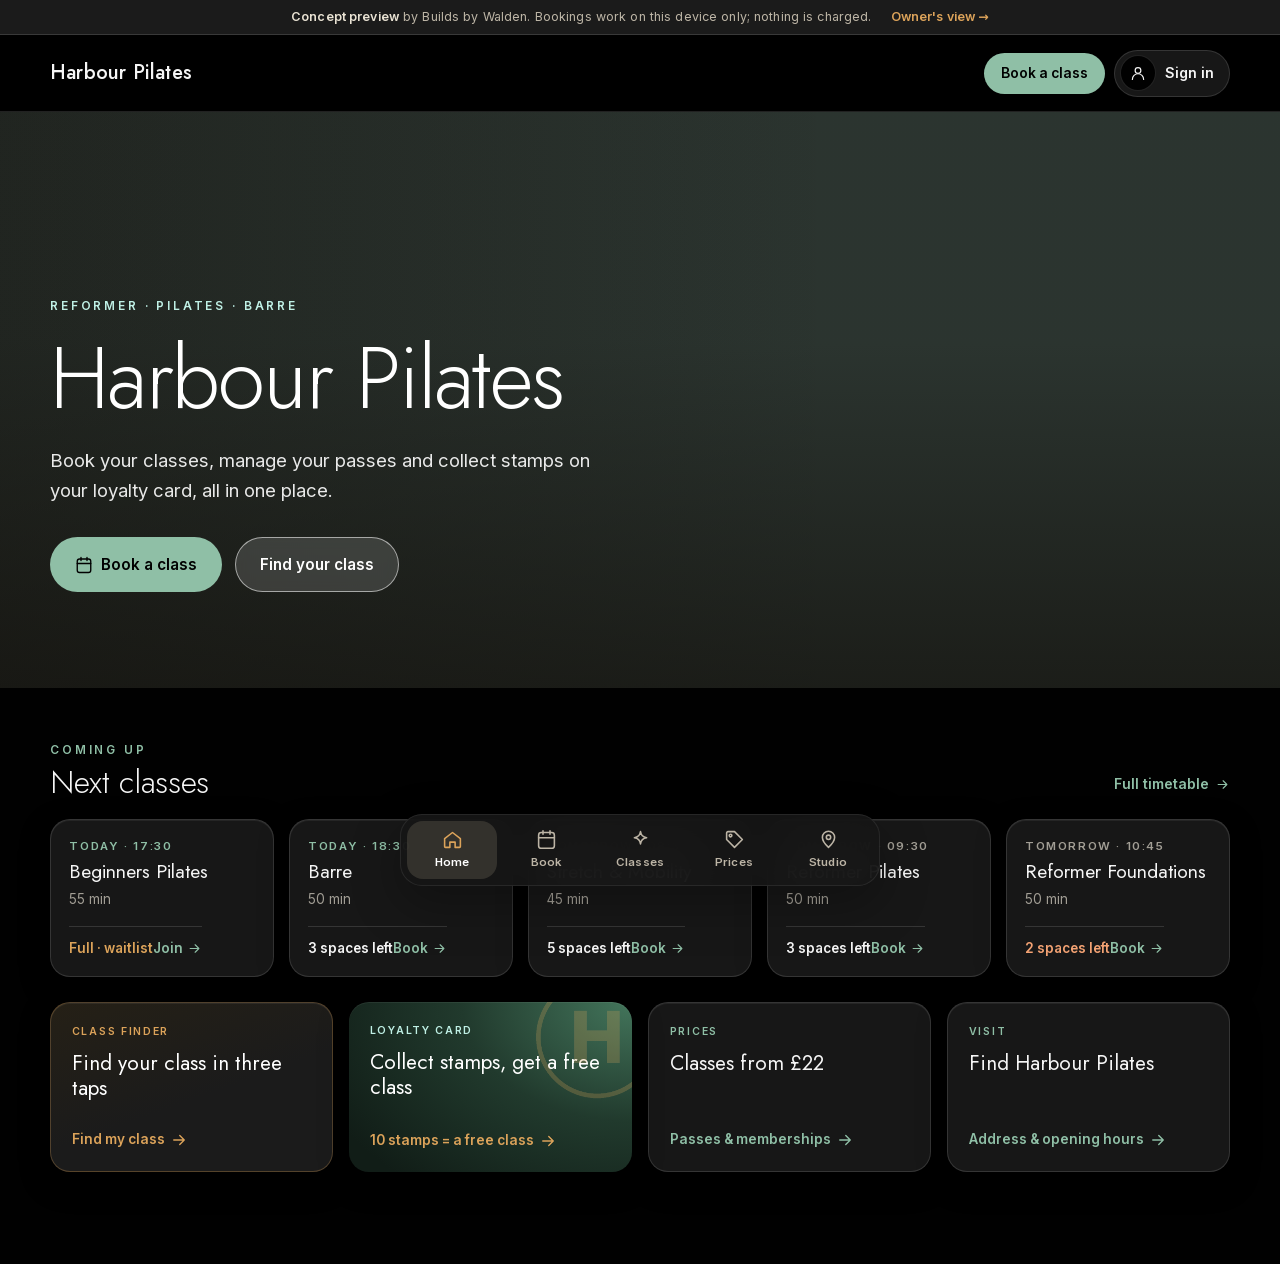
<file: demo-app/index.html>
<!doctype html>
<html lang="en-GB" class="">
<head>
<meta charset="utf-8">
<meta name="viewport" content="width=device-width,initial-scale=1">
<meta name="robots" content="noindex, nofollow">
<script>if(/[?&]shot=1/.test(location.search))document.documentElement.classList.add("shot")</script>
<title>Harbour Pilates | Reformer &amp; Pilates Classes</title>
<meta name="description" content="Book reformer &amp; pilates classes at Harbour Pilates, manage passes and memberships, and collect stamps on your loyalty card.">
<meta name="theme-color" content="#010101">
<meta name="apple-mobile-web-app-capable" content="yes"><meta name="apple-mobile-web-app-status-bar-style" content="black"><meta name="apple-mobile-web-app-title" content="Harbour">
<link rel="icon" href="img/icon-192.png"><link rel="apple-touch-icon" href="img/icon-192.png"><link rel="manifest" href="manifest.webmanifest">
<link rel="preload" as="font" href="fonts/jost-latin.woff2" type="font/woff2" crossorigin><link rel="preload" as="font" href="fonts/inter-latin.woff2" type="font/woff2" crossorigin>
<link rel="preload" as="image" href="img/hero-sm.webp" media="(max-width:700px)"><link rel="preload" as="image" href="img/hero.webp" media="(min-width:701px)">
<link rel="stylesheet" href="fonts/fonts.css?v=1.10242014">
<link rel="stylesheet" href="styles.css?v=1.10242014">
<style id="theme">:root{--teal:#8fbfa6;--teal-hover:#a6ccb8;--teal-deep:#8fbfa6;--teal-soft:color-mix(in srgb,#8fbfa6 14%,transparent);--teal-ink:#4b8366;--on-primary:#010101;--gold:#dca35a;--on-accent:#010101;--gold-deep:#dca35a;--gold-soft:color-mix(in srgb,#dca35a 15%,transparent);--gold-hi:#dca35a;--card1:#43755b;--card2:#213a2d;--card3:#111d17}html.light{--teal:#599c79;--teal-hover:#6dac8b;--teal-deep:#467b60;--teal-soft:color-mix(in srgb,#599c79 14%,transparent);--teal-ink:#8fbfa6;--on-primary:#010101;--gold:#c17e29;--on-accent:#010101;--gold-deep:#a16922;--gold-soft:color-mix(in srgb,#c17e29 15%,transparent);--gold-hi:#dca35a;--card1:#43755b;--card2:#213a2d;--card3:#111d17}</style>
</head>
<body class="tabbed">
<svg width="0" height="0" style="position:absolute" aria-hidden="true">
  <symbol id="i-cal" viewBox="0 0 24 24"><rect x="3" y="4" width="18" height="18" rx="3"/><path d="M16 2v4M8 2v4M3 10h18"/></symbol>
  <symbol id="i-pin" viewBox="0 0 24 24"><path d="M12 21s-7-6.2-7-11.5A7 7 0 0 1 19 9.5C19 14.8 12 21 12 21z"/><circle cx="12" cy="9.5" r="2.5"/></symbol>
  <symbol id="i-phone" viewBox="0 0 24 24"><path d="M5 4h4l2 5-2.5 1.5a11 11 0 0 0 5 5L15 13l5 2v4a2 2 0 0 1-2 2A16 16 0 0 1 3 6a2 2 0 0 1 2-2"/></symbol>
  <symbol id="i-mail" viewBox="0 0 24 24"><rect x="3" y="5" width="18" height="14" rx="2"/><path d="m3 7 9 6 9-6"/></symbol>
  <symbol id="i-flame" viewBox="0 0 24 24"><path d="M12 22c4 0 7-2.7 7-7 0-4.5-4-7-4-11-3 2-5 5-5 8-1.5-1-2-2.5-2-4C6 10 5 12.5 5 15c0 4.3 3 7 7 7z"/></symbol>
  <symbol id="i-users" viewBox="0 0 24 24"><circle cx="9" cy="8" r="3.5"/><path d="M2.5 20a6.5 6.5 0 0 1 13 0M16 4.5a3.5 3.5 0 0 1 0 7M21.5 20a6.5 6.5 0 0 0-4-6"/></symbol>
  <symbol id="i-gift" viewBox="0 0 24 24"><rect x="3" y="8" width="18" height="4" rx="1"/><path d="M12 8v13M5 12v9h14v-9M12 8S10.5 3 8 3.5 7 8 12 8zm0 0s1.5-5 4-4.5S17 8 12 8z"/></symbol>
  <symbol id="i-star" viewBox="0 0 24 24"><path d="m12 3 2.7 5.6 6.1.8-4.5 4.2 1.1 6-5.4-3-5.4 3 1.1-6L3.2 9.4l6.1-.8z"/></symbol>
  <symbol id="i-check" viewBox="0 0 24 24"><path d="m5 12 5 5 9-10"/></symbol>
  <symbol id="i-x" viewBox="0 0 24 24"><path d="M6 6l12 12M18 6 6 18"/></symbol>
  <symbol id="i-clock" viewBox="0 0 24 24"><circle cx="12" cy="12" r="9"/><path d="M12 7v5l3 2"/></symbol>
  <symbol id="i-arrow" viewBox="0 0 24 24"><path d="M5 12h14M13 6l6 6-6 6"/></symbol>
  <symbol id="i-insta" viewBox="0 0 24 24"><rect x="3" y="3" width="18" height="18" rx="5"/><circle cx="12" cy="12" r="4"/><circle cx="17.5" cy="6.5" r="1" fill="currentColor"/></symbol>
  <symbol id="i-baby" viewBox="0 0 24 24"><circle cx="12" cy="7" r="3.5"/><path d="M6 21v-3a6 6 0 0 1 12 0v3"/></symbol>
  <symbol id="i-user" viewBox="0 0 24 24"><circle cx="12" cy="8.5" r="3.8"/><path d="M4.5 20.5a7.5 7.5 0 0 1 15 0"/></symbol>
  <symbol id="i-home" viewBox="0 0 24 24"><path d="M3 11 12 4l9 7v9a1 1 0 0 1-1 1h-5v-6H9v6H4a1 1 0 0 1-1-1z"/></symbol>
  <symbol id="i-spark" viewBox="0 0 24 24"><path d="M12 3c.6 4.2 2.8 6.4 7 7-4.2.6-6.4 2.8-7 7-.6-4.2-2.8-6.4-7-7 4.2-.6 6.4-2.8 7-7z"/></symbol>
  <symbol id="i-tag" viewBox="0 0 24 24"><path d="M3 12V4.5A1.5 1.5 0 0 1 4.5 3H12l9 9-9 9z"/><circle cx="7.5" cy="7.5" r="1.5"/></symbol>
  <symbol id="i-card" viewBox="0 0 24 24"><rect x="2.5" y="5" width="19" height="14" rx="3"/><circle cx="8" cy="12" r="2"/><circle cx="13" cy="12" r="2"/><path d="M18 11v2"/></symbol>
</svg>

<div class="demo-bar"><span><b>Concept preview</b> by Builds by Walden<span class="hide-sm">. Bookings work on this device only; nothing is charged.</span></span><a href="admin.html">Owner's view →</a></div>

<header class="nav">
  <div class="container nav-inner">
    <a class="brand" href="#home" aria-label="Harbour Pilates home"><span class="wordmark">Harbour Pilates</span></a>
    <div class="nav-actions">
      <a class="btn btn-primary btn-sm" href="#book">Book a class</a>
      <button class="acct-btn" id="acct-btn" type="button"><span class="av" id="acct-av"><svg class="ic"><use href="#i-user"/></svg></span><span class="nm" id="acct-name">Sign in</span></button>
    </div>
  </div>
</header>

<main id="top">

<!-- HOME -->
<section class="page on" id="page-home" data-page="home">
<section class="hero short guest-only">
  <picture><source media="(max-width:700px)" srcset="img/hero-sm.webp"><img src="img/hero.webp" alt="Inside Harbour Pilates" fetchpriority="high" decoding="async"></picture>
  <div class="container hero-content">
    <span class="eyebrow">Reformer · Pilates · Barre</span>
    <h1>Harbour Pilates</h1>
    <p>Book your classes, manage your passes and collect stamps on your loyalty card, all in one place.</p>
    <div class="hero-ctas"><a class="btn btn-primary" href="#book"><svg class="ic"><use href="#i-cal"/></svg>Book a class</a><a class="btn btn-light" href="#classes/finder">Find your class</a></div>
    <div class="hero-meta">
      
      
    </div>
  </div>
</section>

  <section class="container welcome member-only" id="welcome" aria-label="Your studio"></section>

  <section class="container next" aria-label="Coming up">
    <div class="next-head"><div><span class="eyebrow">Coming up</span><h2>Next classes</h2></div><a class="more" href="#book">Full timetable <svg class="ic"><use href="#i-arrow"/></svg></a></div>
    <div class="next-row" id="next-row"></div>
  </section>
  <div class="container home-tiles guest-only">
    <a class="tile tile-dark" href="#classes/finder"><span class="eyebrow">Class finder</span><b>Find your class in three taps</b><span class="tile-go">Find my class <svg class="ic"><use href="#i-arrow"/></svg></span></a>
    <a class="tile tile-card" href="#prices" id="home-card"><span class="eyebrow" id="home-card-eyebrow">Loyalty card</span><b id="home-card-title">Collect stamps, get a free class</b><span class="tile-go" id="home-card-txt">10 stamps = a free class <svg class="ic"><use href="#i-arrow"/></svg></span></a>
    <a class="tile" href="#prices/packages"><span class="eyebrow">Prices</span><b>Classes from £22</b><span class="tile-go">Passes &amp; memberships <svg class="ic"><use href="#i-arrow"/></svg></span></a>
    
    <a class="tile" href="#studio/visit"><span class="eyebrow">Visit</span><b>Find Harbour Pilates</b><span class="tile-go">Address &amp; opening hours <svg class="ic"><use href="#i-arrow"/></svg></span></a>
  </div>
  <div class="container home-tiles two member-only">
    <a class="tile tile-dark" href="#classes/finder"><span class="eyebrow">Try something new</span><b>Find your next favourite class</b><span class="tile-go">Get a suggestion <svg class="ic"><use href="#i-arrow"/></svg></span></a>
    <a class="tile" href="#studio/visit"><span class="eyebrow">Visit</span><b>Opening hours &amp; how to find us</b><span class="tile-go">Visit the studio <svg class="ic"><use href="#i-arrow"/></svg></span></a>
  </div>
  
</section>

<!-- BOOK -->
<section class="page" id="page-book" data-page="book">
  <div class="container page-pad">
    <div class="sec-head"><span class="eyebrow">Timetable</span><h1 class="page-title">Book your next class</h1><p class="lead">Spaces for the next two weeks. If a class is full, join the waitlist and you'll be moved in if a space opens.</p>
      <p class="example-note">Example timetable: the real classes and times go in when it's set up.</p></div>
    <div class="tt-days" id="tt-days"></div>
    <div class="filters" id="tt-filters"></div>
    <div class="tt-list" id="tt-list"></div>
  </div>
</section>

<!-- CLASSES -->
<section class="page" id="page-classes" data-page="classes">
  <div class="container page-pad">
    <div class="sec-head"><span class="eyebrow">Classes</span><h1 class="page-title">Find your class</h1><p class="lead">Every class at Harbour Pilates, with what to expect. Tap one to see when it&#x27;s next on.</p>
      </div>
    <button class="quiz-cta" id="quiz-open" type="button"><span class="qc-ic"><svg class="ic"><use href="#i-spark"/></svg></span><span><b>Not sure where to start?</b><small>Find your class in three taps</small></span><svg class="ic qc-arrow"><use href="#i-arrow"/></svg></button>
    <div class="filters" id="class-filters"></div>
    <div class="class-grid" id="class-grid"></div>
  </div>
</section>

<!-- PRICES & REWARDS -->
<section class="page" id="page-prices" data-page="prices">
  <div class="container page-pad">
    <div class="sec-head"><h1 class="page-title">Prices &amp; rewards</h1><p class="lead">Pay as you go and collect stamps, or save with a package. Cancel up to 12 hours before a class and the credit is yours to use again.</p>
      <p class="example-note">Example prices: the real ones go in when it's set up.</p></div>
    <div class="seg" id="rw-tabs"><button data-rw="single" class="on" type="button">Pay as you go</button><button data-rw="package" type="button">Packages</button></div>

    <div class="rw on" data-rw="single"><div class="loyal">
      <div>
        <div class="payg"><div><h3>Single class</h3><small>Any class on the timetable</small></div><div class="amt">£22</div></div>
        <div class="perks">
          <div class="perk"><div class="pi"><svg class="ic"><use href="#i-star"/></svg></div><div><b>A stamp every class</b><span>Added to your digital card the moment you book.</span></div></div>
          <div class="perk"><div class="pi"><svg class="ic"><use href="#i-gift"/></svg></div><div><b id="loy-reward">10 stamps = a free class</b><span>Use it on any class you like.</span></div></div>
          <div class="perk"><div class="pi"><svg class="ic"><use href="#i-users"/></svg></div><div><b>Bring a friend</b><span id="loy-ref">Share your code and you'll get a free class when your friend books their first class.</span></div></div>
        </div>
        <div class="row" style="margin-top:1.6rem"><a class="btn btn-primary" href="#book">Book a class</a><button class="btn btn-ghost" id="loy-cta" type="button">Create your free account</button></div>
      </div>
      <div><div class="lcard" id="showcase-card"></div></div>
    </div></div>

    <div class="rw" data-rw="package">
      <div class="price-grid pk" id="price-grid"></div>
      <div class="perk" style="margin-top:1.6rem"><div class="pi"><svg class="ic"><use href="#i-users"/></svg></div><div><b>Bring a friend</b><span id="loy-ref2">Share your code and you'll get a free class when your friend books their first class.</span></div></div>
    </div>
  </div>
</section>

<!-- MY CARD (signed in) -->
<section class="page" id="page-me" data-page="me">
  <div class="container page-pad" id="me"></div>
</section>

<!-- STUDIO -->
<section class="page" id="page-studio" data-page="studio">
  <div class="container page-pad">
    <div class="sec-head"><span class="eyebrow">The studio</span><h1 class="page-title">Harbour Pilates</h1></div>
    <div class="subtabs" id="subtabs"><button data-sub="story" class="on" type="button">About</button><button data-sub="visit" type="button">Visit &amp; FAQ</button></div>
    <div class="sub on" data-sub="story">
      <div class="about">
        <div class="about-photos">
          <img class="a1" src="img/photo-1.webp" alt="Harbour Pilates" loading="lazy">
          <img class="a2" src="img/photo-2.webp" alt="Harbour Pilates" loading="lazy">
        </div>
        <div>
          <span class="eyebrow">About</span>
          <h2 style="font-size:clamp(2rem,4vw,2.9rem);font-weight:300">Welcome to Harbour Pilates</h2>
          <div class="gold-rule"></div>
          <p class="lead">Harbour Pilates is a made-up studio, here to show what your own booking app could look like. Book a class, buy a pass, collect stamps on the loyalty card, then open the owner&#x27;s view to see it all from the other side.</p>
          <div class="stat-row">
            <div class="stat"><b>7</b><span>Class types</span></div>
            
          </div>
        </div>
      </div>
      <div class="gallery g"><img class="g-studio" src="img/hero.webp" alt="Harbour Pilates" loading="lazy"><img class="g-lunge" src="img/photo-3.webp" alt="Harbour Pilates" loading="lazy"><img class="g-park" src="img/photo-4.webp" alt="Harbour Pilates" loading="lazy"><img class="g-floor" src="img/photo-5.webp" alt="Harbour Pilates" loading="lazy"></div>
    </div>
    
    
    <div class="sub" data-sub="visit"><div class="visit" id="visit">
      <div class="visit-card">
        <h3>Visit the studio</h3>
        
        
        
        
        <h3 style="margin-top:1.4rem;font-size:1.2rem">Opening hours</h3>
        <table class="hours" id="hours"></table>
      </div>
      
    </div><div style="margin-top:3rem"><div class="faq" id="faq"><div class="sec-head"><span class="eyebrow">Good to know</span><h2>Your questions</h2></div></div>
    </div></div>
  </div>
  <footer class="site">
  <div class="container">
    <div class="cols">
      <div><span class="wordmark">Harbour Pilates</span><p>A made-up studio, to show the app. Made by Builds by Walden.</p></div>
      <div><h4>Studio</h4><p></p><p style="margin-top:.6rem"></p></div>
      <div><h4>Explore</h4><p><a href="#book">Timetable</a><br><a href="#classes">Classes</a><br><a href="#prices">Prices &amp; loyalty card</a><br><a href="#studio/visit">Visit the studio</a></p></div>
    </div>
    <div class="fine"><span>© <span id="yr"></span> Harbour Pilates</span><span>Concept by Builds by Walden</span></div>
  </div>
</footer>
</section>
</main>

<nav class="tabbar" id="tabbar" aria-label="Sections"></nav>

<div class="scrim" id="scrim"></div>
<div class="modal" id="modal" role="dialog" aria-modal="true"></div>
<div class="toast" id="toast"></div>

<script src="data.js?v=1.10242014"></script>
<script src="store.js?v=1.10242014"></script>
<script src="app.js?v=1.10242014"></script>
<script>
/* if a script failed to load or run (patchy Wi-Fi, a stale copy), reload once, then offer a button */
(function(){try{if(window.__ss){sessionStorage.removeItem("ss-boot");return}if(!sessionStorage.getItem("ss-boot")){sessionStorage.setItem("ss-boot","1");location.reload();return}}catch(e){}
var d=document.createElement("div");d.className="boot-err";d.innerHTML="Something didn’t load properly. <a href=\"#\">Tap to reload</a>";d.querySelector("a").onclick=function(e){e.preventDefault();try{sessionStorage.removeItem("ss-boot")}catch(x){}location.reload()};document.body.appendChild(d)})();
</script>
</body>
</html>
</file>
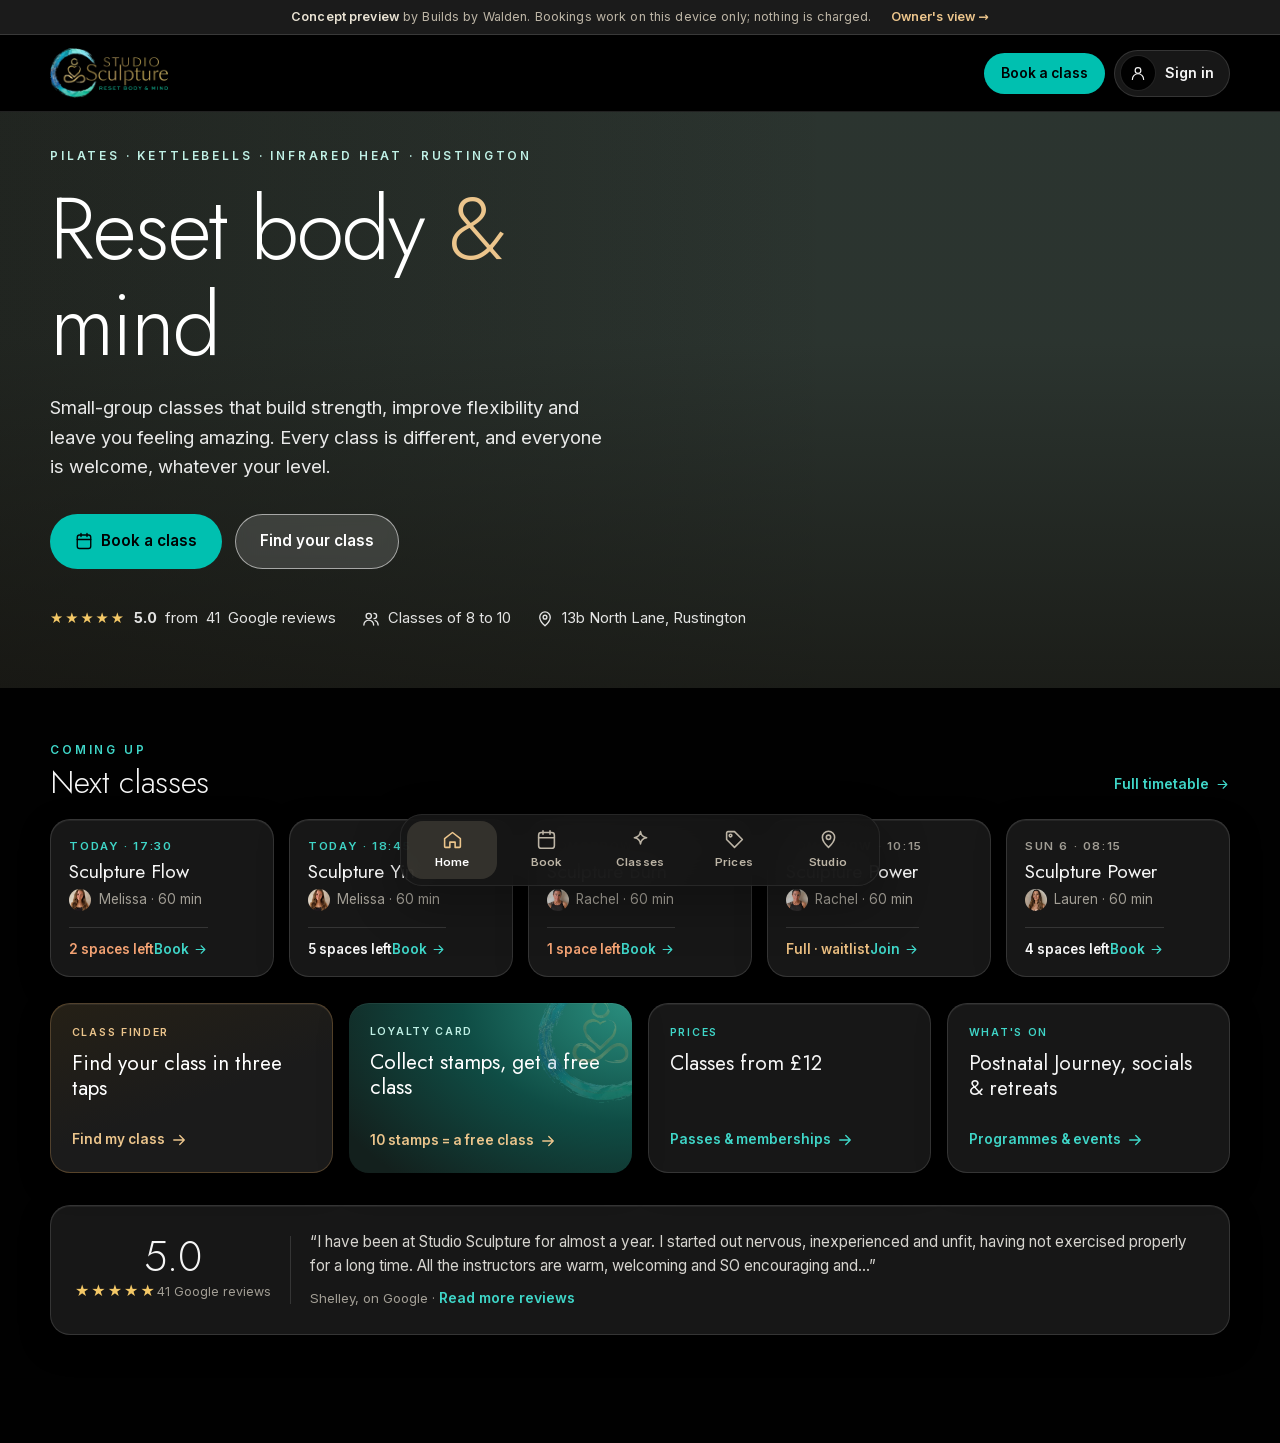
<file: studio-sculpture/index.html>
<!doctype html>
<html lang="en-GB">
<head>
<meta charset="utf-8">
<meta name="viewport" content="width=device-width,initial-scale=1">
<meta name="robots" content="noindex, nofollow">
<title>Studio Sculpture | Pilates, Kettlebell &amp; Infrared Classes in Rustington</title>
<meta name="description" content="Small-group Pilates, kettlebell and infrared heat classes at Studio Sculpture, 13b North Lane, Rustington. Book online, track your loyalty card and find the right class for you.">
<meta name="theme-color" content="#010101">
<meta name="apple-mobile-web-app-capable" content="yes"><meta name="apple-mobile-web-app-status-bar-style" content="black"><meta name="apple-mobile-web-app-title" content="Sculpture">
<link rel="icon" href="img/favicon.png"><link rel="apple-touch-icon" href="img/icon-192.png"><link rel="manifest" href="manifest.webmanifest">
<link rel="preload" as="font" href="fonts/jost-latin.woff2" type="font/woff2" crossorigin><link rel="preload" as="font" href="fonts/inter-latin.woff2" type="font/woff2" crossorigin>
<link rel="preload" as="image" href="img/hero-sm.webp" media="(max-width:700px)"><link rel="preload" as="image" href="img/hero.webp" media="(min-width:701px)">
<link rel="stylesheet" href="fonts/fonts.css?v=8">
<link rel="stylesheet" href="styles.css?v=26">
</head>
<body class="tabbed">
<svg width="0" height="0" style="position:absolute" aria-hidden="true">
  <symbol id="i-cal" viewBox="0 0 24 24"><rect x="3" y="4" width="18" height="18" rx="3"/><path d="M16 2v4M8 2v4M3 10h18"/></symbol>
  <symbol id="i-pin" viewBox="0 0 24 24"><path d="M12 21s-7-6.2-7-11.5A7 7 0 0 1 19 9.5C19 14.8 12 21 12 21z"/><circle cx="12" cy="9.5" r="2.5"/></symbol>
  <symbol id="i-phone" viewBox="0 0 24 24"><path d="M5 4h4l2 5-2.5 1.5a11 11 0 0 0 5 5L15 13l5 2v4a2 2 0 0 1-2 2A16 16 0 0 1 3 6a2 2 0 0 1 2-2"/></symbol>
  <symbol id="i-mail" viewBox="0 0 24 24"><rect x="3" y="5" width="18" height="14" rx="2"/><path d="m3 7 9 6 9-6"/></symbol>
  <symbol id="i-flame" viewBox="0 0 24 24"><path d="M12 22c4 0 7-2.7 7-7 0-4.5-4-7-4-11-3 2-5 5-5 8-1.5-1-2-2.5-2-4C6 10 5 12.5 5 15c0 4.3 3 7 7 7z"/></symbol>
  <symbol id="i-users" viewBox="0 0 24 24"><circle cx="9" cy="8" r="3.5"/><path d="M2.5 20a6.5 6.5 0 0 1 13 0M16 4.5a3.5 3.5 0 0 1 0 7M21.5 20a6.5 6.5 0 0 0-4-6"/></symbol>
  <symbol id="i-gift" viewBox="0 0 24 24"><rect x="3" y="8" width="18" height="4" rx="1"/><path d="M12 8v13M5 12v9h14v-9M12 8S10.5 3 8 3.5 7 8 12 8zm0 0s1.5-5 4-4.5S17 8 12 8z"/></symbol>
  <symbol id="i-star" viewBox="0 0 24 24"><path d="m12 3 2.7 5.6 6.1.8-4.5 4.2 1.1 6-5.4-3-5.4 3 1.1-6L3.2 9.4l6.1-.8z"/></symbol>
  <symbol id="i-check" viewBox="0 0 24 24"><path d="m5 12 5 5 9-10"/></symbol>
  <symbol id="i-x" viewBox="0 0 24 24"><path d="M6 6l12 12M18 6 6 18"/></symbol>
  <symbol id="i-clock" viewBox="0 0 24 24"><circle cx="12" cy="12" r="9"/><path d="M12 7v5l3 2"/></symbol>
  <symbol id="i-arrow" viewBox="0 0 24 24"><path d="M5 12h14M13 6l6 6-6 6"/></symbol>
  <symbol id="i-insta" viewBox="0 0 24 24"><rect x="3" y="3" width="18" height="18" rx="5"/><circle cx="12" cy="12" r="4"/><circle cx="17.5" cy="6.5" r="1" fill="currentColor"/></symbol>
  <symbol id="i-baby" viewBox="0 0 24 24"><circle cx="12" cy="7" r="3.5"/><path d="M6 21v-3a6 6 0 0 1 12 0v3"/></symbol>
  <symbol id="i-wave" viewBox="0 0 24 24"><path d="M3 16c3 0 3-3 6-3s3 3 6 3 3-3 6-3M3 10c3 0 3-3 6-3s3 3 6 3 3-3 6-3"/></symbol>
  <symbol id="i-user" viewBox="0 0 24 24"><circle cx="12" cy="8.5" r="3.8"/><path d="M4.5 20.5a7.5 7.5 0 0 1 15 0"/></symbol>
  <symbol id="i-home" viewBox="0 0 24 24"><path d="M3 11 12 4l9 7v9a1 1 0 0 1-1 1h-5v-6H9v6H4a1 1 0 0 1-1-1z"/></symbol>
  <symbol id="i-spark" viewBox="0 0 24 24"><path d="M12 3c.6 4.2 2.8 6.4 7 7-4.2.6-6.4 2.8-7 7-.6-4.2-2.8-6.4-7-7 4.2-.6 6.4-2.8 7-7z"/></symbol>
  <symbol id="i-tag" viewBox="0 0 24 24"><path d="M3 12V4.5A1.5 1.5 0 0 1 4.5 3H12l9 9-9 9z"/><circle cx="7.5" cy="7.5" r="1.5"/></symbol>
  <symbol id="i-card" viewBox="0 0 24 24"><rect x="2.5" y="5" width="19" height="14" rx="3"/><circle cx="8" cy="12" r="2"/><circle cx="13" cy="12" r="2"/><path d="M18 11v2"/></symbol>
  <symbol id="i-info" viewBox="0 0 24 24"><path d="M4 21V8l8-5 8 5v13"/><path d="M9 21v-6h6v6"/></symbol>
</svg>

<div class="demo-bar"><span><b>Concept preview</b> by Builds by Walden<span class="hide-sm">. Bookings work on this device only; nothing is charged.</span></span><a href="admin.html">Owner's view →</a></div>

<header class="nav">
  <div class="container nav-inner">
    <a class="brand" href="#home" aria-label="Studio Sculpture home"><img src="img/logo.webp" alt="Studio Sculpture: reset body &amp; mind" width="1400" height="591"></a>
    <div class="nav-actions">
      <a class="btn btn-primary btn-sm" href="#book">Book a class</a>
      <button class="acct-btn" id="acct-btn" type="button"><span class="av" id="acct-av"><svg class="ic"><use href="#i-user"/></svg></span><span class="nm" id="acct-name">Sign in</span></button>
    </div>
  </div>
</header>

<main id="top">

<!-- HOME -->
<section class="page on" id="page-home" data-page="home">
<section class="hero short guest-only">
  <picture><source media="(max-width:700px)" srcset="img/hero-sm.webp"><img src="img/hero.webp" alt="Inside Studio Sculpture: white arches, hanging greenery and a warm wooden floor" fetchpriority="high" decoding="async"></picture>
  <div class="container hero-content">
    <span class="eyebrow">Pilates · Kettlebells · Infrared heat · Rustington</span>
    <h1>Reset body <em>&amp;</em> mind</h1>
    <p>Small-group classes that build strength, improve flexibility and leave you feeling amazing. Every class is different, and everyone is welcome, whatever your level.</p>
    <div class="hero-ctas"><a class="btn btn-primary" href="#book"><svg class="ic"><use href="#i-cal"/></svg>Book a class</a><a class="btn btn-light" href="#classes/finder">Find your class</a></div>
    <div class="hero-meta">
      <span><span class="stars">★★★★★</span> <b id="hero-rating">5.0</b> from <span id="hero-reviews">41</span> Google reviews</span>
      <span><svg class="ic"><use href="#i-users"/></svg>Classes of 8 to 10</span>
      <span><svg class="ic"><use href="#i-pin"/></svg>13b North Lane, Rustington</span>
    </div>
  </div>
</section>


  <section class="container welcome member-only" id="welcome" aria-label="Your studio"></section>

  <section class="container next" aria-label="Coming up">
    <div class="next-head"><div><span class="eyebrow">Coming up</span><h2>Next classes</h2></div><a class="more" href="#book">Full timetable <svg class="ic"><use href="#i-arrow"/></svg></a></div>
    <div class="next-row" id="next-row"></div>
  </section>
  <div class="container home-tiles guest-only">
    <a class="tile tile-dark" href="#classes/finder"><span class="eyebrow">Class finder</span><b>Find your class in three taps</b><span class="tile-go">Find my class <svg class="ic"><use href="#i-arrow"/></svg></span></a>
    <a class="tile tile-card" href="#prices" id="home-card"><span class="eyebrow" id="home-card-eyebrow">Loyalty card</span><b id="home-card-title">Collect stamps, get a free class</b><span class="tile-go" id="home-card-txt">10 stamps = a free class <svg class="ic"><use href="#i-arrow"/></svg></span></a>
    <a class="tile" href="#prices/packages"><span class="eyebrow">Prices</span><b>Classes from £12</b><span class="tile-go">Passes &amp; memberships <svg class="ic"><use href="#i-arrow"/></svg></span></a>
    <a class="tile" href="#studio/events"><span class="eyebrow">What's on</span><b>Postnatal Journey, socials &amp; retreats</b><span class="tile-go">Programmes &amp; events <svg class="ic"><use href="#i-arrow"/></svg></span></a>
  </div>
  <div class="container home-tiles two member-only">
    <a class="tile tile-dark" href="#classes/finder"><span class="eyebrow">Try something new</span><b>Find your next favourite class</b><span class="tile-go">Get a suggestion <svg class="ic"><use href="#i-arrow"/></svg></span></a>
    <a class="tile" href="#studio/events"><span class="eyebrow">What's on</span><b>Postnatal Journey, socials &amp; retreats</b><span class="tile-go">Programmes &amp; events <svg class="ic"><use href="#i-arrow"/></svg></span></a>
  </div>
  <div class="container guest-only"><div class="home-review" id="home-review"></div></div>
</section>

<!-- BOOK -->
<section class="page" id="page-book" data-page="book">
  <div class="container page-pad">
    <div class="sec-head"><span class="eyebrow">Timetable</span><h1 class="page-title">Book your next session</h1><p class="lead">Live spaces for the next two weeks. Classes fill fast, so if one's full, join the waitlist and we'll move you in if a space opens.</p></div>
    
    <div class="tt-days" id="tt-days"></div>
    <div class="filters" id="tt-filters"></div>
    <div class="tt-list" id="tt-list"></div>
  </div>
</section>

<!-- CLASSES -->
<section class="page" id="page-classes" data-page="classes">
  <div class="container page-pad">
    <div class="sec-head"><span class="eyebrow">Classes</span><h1 class="page-title">Something for every body</h1><p class="lead">No two sessions are ever the same. Pilates-inspired flow, kettlebell strength, and full-body burns under infrared heat, all in small groups.</p></div>
    
    <button class="quiz-cta" id="quiz-open" type="button"><span class="qc-ic"><svg class="ic"><use href="#i-spark"/></svg></span><span><b>Not sure where to start?</b><small>Find your class in three taps</small></span><svg class="ic qc-arrow"><use href="#i-arrow"/></svg></button>
    <div class="filters" id="class-filters"></div>
    <div class="class-grid" id="class-grid"></div>
  </div>
</section>

<!-- PRICES & REWARDS -->
<section class="page" id="page-prices" data-page="prices">
  <div class="container page-pad">
    <div class="sec-head"><h1 class="page-title">Prices &amp; rewards</h1><p class="lead">Pay as you go and collect stamps, or save with a package. Cancel up to 12 hours before a class and the credit is yours to use again.</p></div>
    <div class="seg" id="rw-tabs"><button data-rw="single" class="on" type="button">Pay as you go</button><button data-rw="package" type="button">Packages</button></div>

    <div class="rw on" data-rw="single"><div class="loyal">
      <div>
        <div class="payg"><div><h3>Single class</h3><small>Any class on the timetable</small></div><div class="amt">£12</div></div>
        <div class="perks">
          <div class="perk"><div class="pi"><svg class="ic"><use href="#i-star"/></svg></div><div><b>A stamp every class</b><span>Added to your digital card the moment you book.</span></div></div>
          <div class="perk"><div class="pi"><svg class="ic"><use href="#i-gift"/></svg></div><div><b id="loy-reward">10 stamps = a free class</b><span>Use it on any class you like.</span></div></div>
          <div class="perk"><div class="pi"><svg class="ic"><use href="#i-users"/></svg></div><div><b>Bring a friend</b><span id="loy-ref">Share your code and you'll get a free class when your friend books their first class.</span></div></div>
        </div>
        <div class="row" style="margin-top:1.6rem"><a class="btn btn-primary" href="#book">Book a class</a><button class="btn btn-ghost" id="loy-cta" type="button">Create your free account</button></div>
      </div>
      <div><div class="lcard" id="showcase-card"></div></div>
    </div></div>

    <div class="rw" data-rw="package">
      <div class="price-grid pk" id="price-grid"></div>
      <div class="perk" style="margin-top:1.6rem"><div class="pi"><svg class="ic"><use href="#i-users"/></svg></div><div><b>Bring a friend</b><span id="loy-ref2">Share your code and you'll get a free class when your friend books their first class.</span></div></div>
    </div>
    <p class="price-note">Sculpture Junior classes are £11. Gift a pass to someone you love: ask us at the studio.</p>
  </div>
</section>

<!-- MY CARD (signed in) -->
<section class="page" id="page-me" data-page="me">
  <div class="container page-pad" id="me"></div>
</section>

<!-- STUDIO -->
<section class="page" id="page-studio" data-page="studio">
  <div class="container page-pad">
    <div class="sec-head"><span class="eyebrow">The studio</span><h1 class="page-title">Studio Sculpture</h1></div>
    <div class="subtabs" id="subtabs"><button data-sub="story" class="on" type="button">Our story</button><button data-sub="team" type="button">Team</button><button data-sub="events" type="button">Events</button><button data-sub="reviews" type="button">Reviews</button><button data-sub="visit" type="button">Visit &amp; FAQ</button></div>
    <div class="sub on" data-sub="story">
      <div class="about">
        <div class="about-photos">
          <img class="a1" src="img/teaching.webp" alt="An instructor leading a class with the doors open onto the field" loading="lazy">
          <img class="a2" src="img/mirror-kettlebells.webp" alt="Members lifting kettlebells by the arched mirrors" loading="lazy">
        </div>
        <div>
          <span class="eyebrow">Our story</span>
          <h2 style="font-size:clamp(2rem,4vw,2.9rem);font-weight:300">Move better, feel better</h2>
          <div class="gold-rule"></div>
          <p class="lead">Studio Sculpture was created by Fran after having her three children, when the gym had started to feel like something she had to do. She trained in Pilates and kettlebells to build a method that combines strength, control and flow.</p>
          <blockquote>“It began with free sessions on the beach, and grew into the studio and community it is today. To go from I have to, to I want to.”</blockquote>
          <div class="stat-row">
            <div class="stat"><b id="stat-members">864</b><span>Happy members</span></div>
            <div class="stat"><b id="stat-classes">14</b><span>Class types</span></div>
            <div class="stat"><b>5.0</b><span>On Google</span></div>
          </div>
        </div>
      </div>
      <div class="gallery">
        <img class="g-studio" src="img/hero.webp" alt="The studio's white arches and greenery" loading="lazy">
        <img class="g-lunge" src="img/class-outside.webp" alt="A class lunging with the studio doors open" loading="lazy">
        <img class="g-park" src="img/park-flow.webp" alt="Members flowing on mats outside" loading="lazy">
        <img class="g-floor" src="img/group-floor.webp" alt="Members stretching on the studio floor" loading="lazy">
      </div>
    </div>
    <div class="sub" data-sub="team"><div class="sec-head center"><span class="eyebrow">Meet the team</span><h2>Friendly, knowledgeable, encouraging</h2><p class="lead">Our instructors will support, guide and encourage you throughout your journey.</p></div>
    <div class="team" id="team-grid"></div></div>
    <div class="sub" data-sub="events"><div class="sec-head"><span class="eyebrow">Programmes &amp; events</span><h2>More than a class</h2><p class="lead">From our six-week Postnatal Journey to Soulful Socials and retreats, there's always something happening at the studio.</p></div>
    <div class="events" id="events-grid"></div></div>
    <div class="sub" data-sub="reviews"><div class="sec-head" style="display:flex;justify-content:space-between;align-items:flex-end;gap:1.5rem;flex-wrap:wrap">
      <div><span class="eyebrow">Reviews</span><h2>“My happy place”</h2></div>
      <span class="g-badge"><span class="g">G</span><span><span class="stars">★★★★★</span> <b>5.0</b> · <span id="rev-count">41</span> Google reviews</span></span>
    </div>
    <div class="reviews" id="reviews-grid"></div></div>
    <div class="sub" data-sub="visit"><div class="visit" id="visit">
      <div class="visit-card">
        <h3>Visit the studio</h3>
        <div class="visit-row"><svg class="ic"><use href="#i-pin"/></svg><div><b>13b North Lane</b><br>Rustington, Littlehampton BN16 3PF<br><a id="maps-link" target="_blank" rel="noopener" href="#">Open in Google Maps</a></div></div>
        <div class="visit-row"><svg class="ic"><use href="#i-phone"/></svg><a href="tel:07960862920">07960 862920</a></div>
        <div class="visit-row"><svg class="ic"><use href="#i-mail"/></svg><a href="mailto:ssculpture24@gmail.com">ssculpture24@gmail.com</a></div>
        <div class="visit-row"><svg class="ic"><use href="#i-insta"/></svg><a href="https://www.instagram.com/ssculpture__" target="_blank" rel="noopener">@ssculpture__</a></div>
        <h3 style="margin-top:1.4rem;font-size:1.2rem">Opening hours</h3>
        <table class="hours" id="hours"></table>
      </div>
      <div class="map"><iframe title="Map of Studio Sculpture" loading="lazy" referrerpolicy="no-referrer-when-downgrade" src="https://www.google.com/maps?q=Studio+Sculpture,+13b+North+Ln,+Rustington+BN16+3PF&output=embed"></iframe></div>
    </div><div style="margin-top:3rem"><div class="faq" id="faq"><div class="sec-head"><span class="eyebrow">Good to know</span><h2>Your questions</h2></div></div>
    </div></div>
  </div>
  <footer class="site">
  <div class="container">
    <div class="cols">
      <div><img src="img/logo.webp" alt="Studio Sculpture"><p>Pilates, kettlebell and infrared heat classes in Rustington. Reset body &amp; mind.</p></div>
      <div><h4>Studio</h4><p>13b North Lane<br>Rustington BN16 3PF</p><p style="margin-top:.6rem"><a href="tel:07960862920">07960 862920</a><br><a href="mailto:ssculpture24@gmail.com">ssculpture24@gmail.com</a></p></div>
      <div><h4>Explore</h4><p><a href="#book">Timetable</a><br><a href="#prices">Pricing</a><br><a href="#prices">Loyalty card</a><br><a href="#studio/events">Programmes &amp; events</a></p></div>
    </div>
    <div class="fine"><span>© <span id="yr"></span> Studio Sculpture</span><span>Concept by Builds by Walden</span></div>
  </div>
</footer>
</section>
</main>

<nav class="tabbar" id="tabbar" aria-label="Sections"></nav>

<div class="scrim" id="scrim"></div>
<div class="modal" id="modal" role="dialog" aria-modal="true"></div>
<div class="toast" id="toast"></div>

<script src="data.js?v=20"></script>
<script src="store.js?v=20"></script>
<script src="app.js?v=25"></script>
<script>
/* if a script failed to load or run (patchy Wi-Fi, a stale copy), reload once, then offer a button */
(function(){try{if(window.__ss){sessionStorage.removeItem("ss-boot");return}if(!sessionStorage.getItem("ss-boot")){sessionStorage.setItem("ss-boot","1");location.reload();return}}catch(e){}
var d=document.createElement("div");d.className="boot-err";d.innerHTML="Something didn’t load properly. <a href=\"#\">Tap to reload</a>";d.querySelector("a").onclick=function(e){e.preventDefault();try{sessionStorage.removeItem("ss-boot")}catch(x){}location.reload()};document.body.appendChild(d)})();
</script>
</body>
</html>
</file>
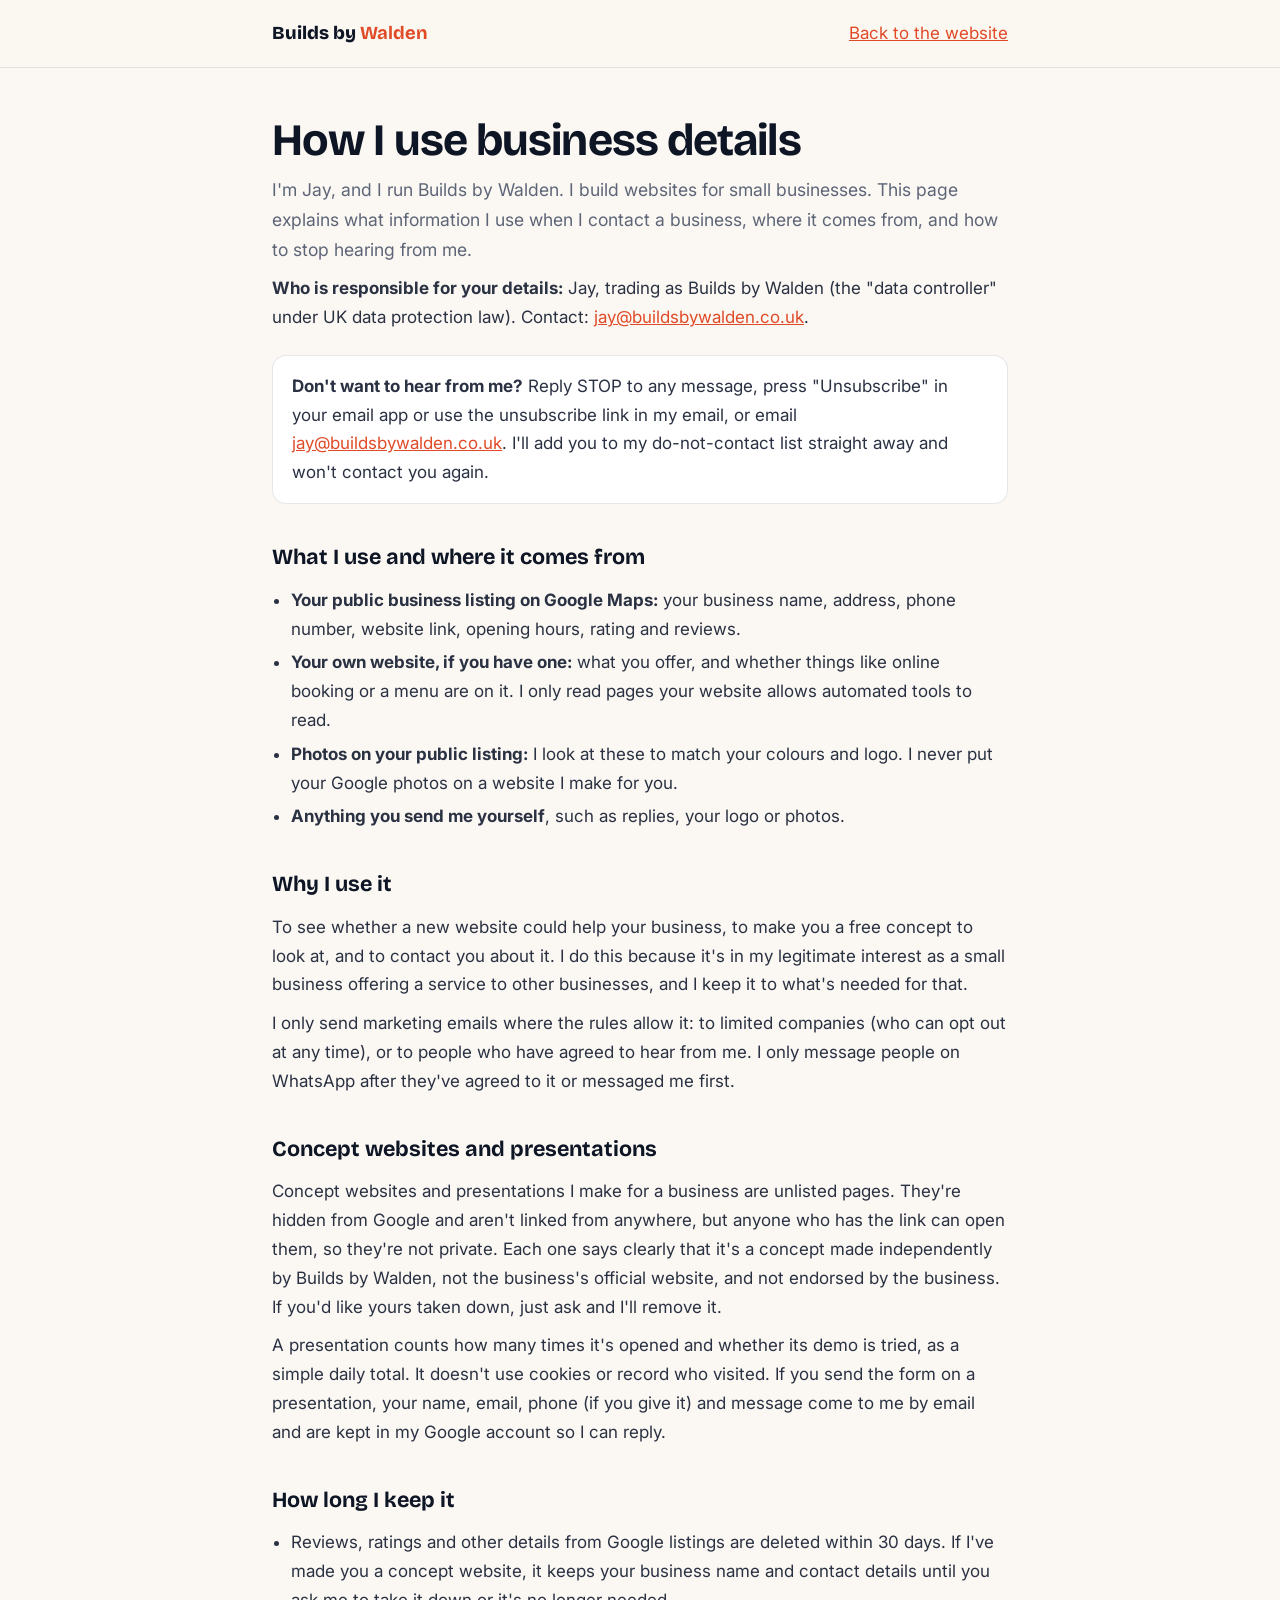
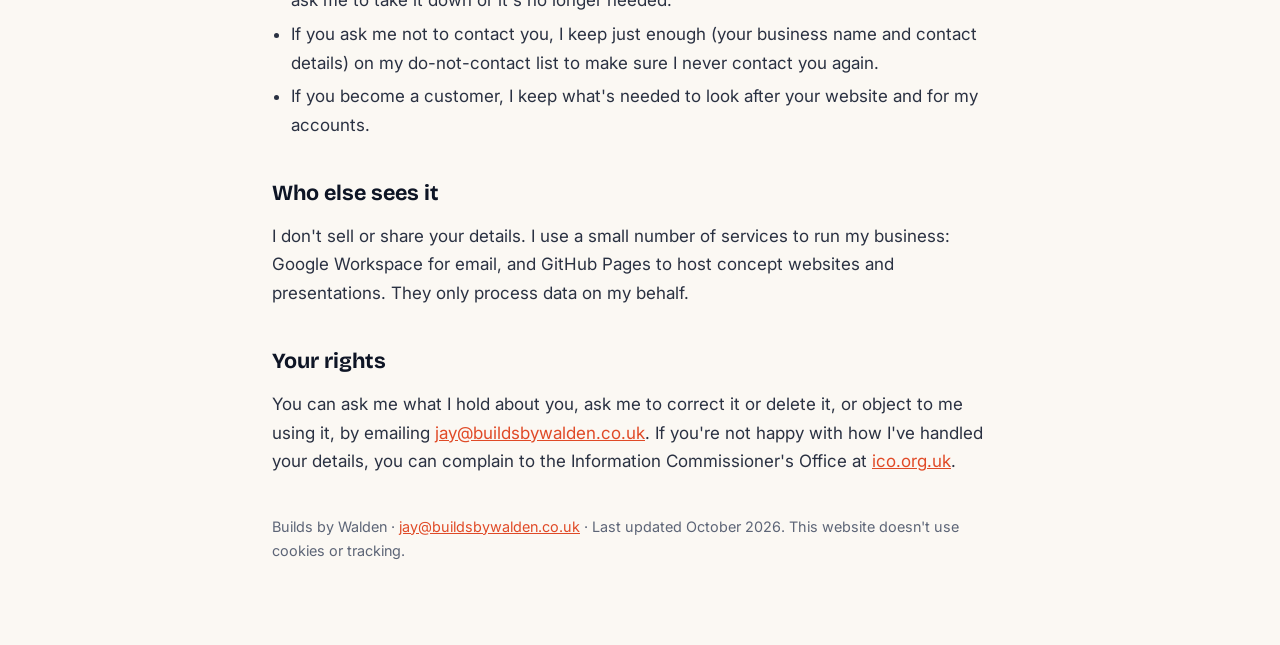
<file: privacy.html>
<!doctype html>
<html lang="en-GB">
<head>
<meta charset="utf-8">
<meta name="viewport" content="width=device-width, initial-scale=1">
<title>Privacy | Builds by Walden</title>
<meta name="description" content="How Builds by Walden uses business details, and how to opt out.">
<link rel="icon" href="favicon.svg" type="image/svg+xml">
<link rel="preconnect" href="https://fonts.googleapis.com"><link rel="preconnect" href="https://fonts.gstatic.com" crossorigin>
<link href="https://fonts.googleapis.com/css2?family=Bricolage+Grotesque:opsz,wght@12..96,700;12..96,800&family=Inter:wght@400;500;600;700&display=swap" rel="stylesheet">
<style>
:root{--ink:#0e1525;--text:#2a3142;--muted:#5d6577;--line:rgba(14,21,37,.1);--bg:#fbf8f3;--coral:#ff5f3a;--coral-dark:#e04a27}
*{box-sizing:border-box;margin:0;padding:0}
body{font-family:Inter,system-ui,sans-serif;color:var(--text);background:var(--bg);line-height:1.7;font-size:17px}
a{color:var(--coral-dark)}
.top{border-bottom:1px solid var(--line);background:rgba(251,248,243,.95)}
.top .in{max-width:780px;margin:0 auto;padding:18px 22px;display:flex;justify-content:space-between;align-items:center}
.brand{font-family:"Bricolage Grotesque",sans-serif;font-weight:800;color:var(--ink);text-decoration:none;font-size:1.15rem}
.brand b{color:var(--coral-dark)}
main{max-width:780px;margin:0 auto;padding:48px 22px 72px}
h1{font-family:"Bricolage Grotesque",sans-serif;color:var(--ink);font-size:clamp(2rem,5vw,2.8rem);line-height:1.1;letter-spacing:-.02em;margin-bottom:.6rem}
h2{font-family:"Bricolage Grotesque",sans-serif;color:var(--ink);font-size:1.35rem;margin:2.2rem 0 .5rem}
p{margin:.6rem 0}ul{margin:.6rem 0 .6rem 1.2rem}li{margin:.3rem 0}
.lead{font-size:1.1rem;color:var(--muted)}
.box{background:#fff;border:1px solid var(--line);border-radius:14px;padding:1rem 1.2rem;margin:1.4rem 0}
.small{font-size:.9rem;color:var(--muted);margin-top:2.4rem}
</style>
</head>
<body>
<header class="top"><div class="in"><a class="brand" href="index.html">Builds by <b>Walden</b></a><a href="index.html">Back to the website</a></div></header>
<main>
<h1>How I use business details</h1>
<p class="lead">I'm Jay, and I run Builds by Walden. I build websites for small businesses. This page explains what information I use when I contact a business, where it comes from, and how to stop hearing from me.</p>

<p><b>Who is responsible for your details:</b> Jay, trading as Builds by Walden (the "data controller" under UK data protection law). Contact: <a href="mailto:jay@buildsbywalden.co.uk">jay@buildsbywalden.co.uk</a>.</p>

<div class="box"><b>Don't want to hear from me?</b> Reply STOP to any message, press "Unsubscribe" in your email app or use the unsubscribe link in my email, or email <a href="mailto:jay@buildsbywalden.co.uk?subject=Please%20don't%20contact%20me">jay@buildsbywalden.co.uk</a>. I'll add you to my do-not-contact list straight away and won't contact you again.</div>

<h2>What I use and where it comes from</h2>
<ul>
<li><b>Your public business listing on Google Maps:</b> your business name, address, phone number, website link, opening hours, rating and reviews.</li>
<li><b>Your own website, if you have one:</b> what you offer, and whether things like online booking or a menu are on it. I only read pages your website allows automated tools to read.</li>
<li><b>Photos on your public listing:</b> I look at these to match your colours and logo. I never put your Google photos on a website I make for you.</li>
<li><b>Anything you send me yourself</b>, such as replies, your logo or photos.</li>
</ul>

<h2>Why I use it</h2>
<p>To see whether a new website could help your business, to make you a free concept to look at, and to contact you about it. I do this because it's in my legitimate interest as a small business offering a service to other businesses, and I keep it to what's needed for that.</p>
<p>I only send marketing emails where the rules allow it: to limited companies (who can opt out at any time), or to people who have agreed to hear from me. I only message people on WhatsApp after they've agreed to it or messaged me first.</p>

<h2>Concept websites and presentations</h2>
<p>Concept websites and presentations I make for a business are unlisted pages. They're hidden from Google and aren't linked from anywhere, but anyone who has the link can open them, so they're not private. Each one says clearly that it's a concept made independently by Builds by Walden, not the business's official website, and not endorsed by the business. If you'd like yours taken down, just ask and I'll remove it.</p>
<p>A presentation counts how many times it's opened and whether its demo is tried, as a simple daily total. It doesn't use cookies or record who visited. If you send the form on a presentation, your name, email, phone (if you give it) and message come to me by email and are kept in my Google account so I can reply.</p>

<h2>How long I keep it</h2>
<ul>
<li>Reviews, ratings and other details from Google listings are deleted within 30 days. If I've made you a concept website, it keeps your business name and contact details until you ask me to take it down or it's no longer needed.</li>
<li>If you ask me not to contact you, I keep just enough (your business name and contact details) on my do-not-contact list to make sure I never contact you again.</li>
<li>If you become a customer, I keep what's needed to look after your website and for my accounts.</li>
</ul>

<h2>Who else sees it</h2>
<p>I don't sell or share your details. I use a small number of services to run my business: Google Workspace for email, and GitHub Pages to host concept websites and presentations. They only process data on my behalf.</p>

<h2>Your rights</h2>
<p>You can ask me what I hold about you, ask me to correct it or delete it, or object to me using it, by emailing <a href="mailto:jay@buildsbywalden.co.uk">jay@buildsbywalden.co.uk</a>. If you're not happy with how I've handled your details, you can complain to the Information Commissioner's Office at <a href="https://ico.org.uk" target="_blank" rel="noopener">ico.org.uk</a>.</p>

<p class="small">Builds by Walden · <a href="mailto:jay@buildsbywalden.co.uk">jay@buildsbywalden.co.uk</a> · Last updated October 2026. This website doesn't use cookies or tracking.</p>
</main>
</body>
</html>
</file>
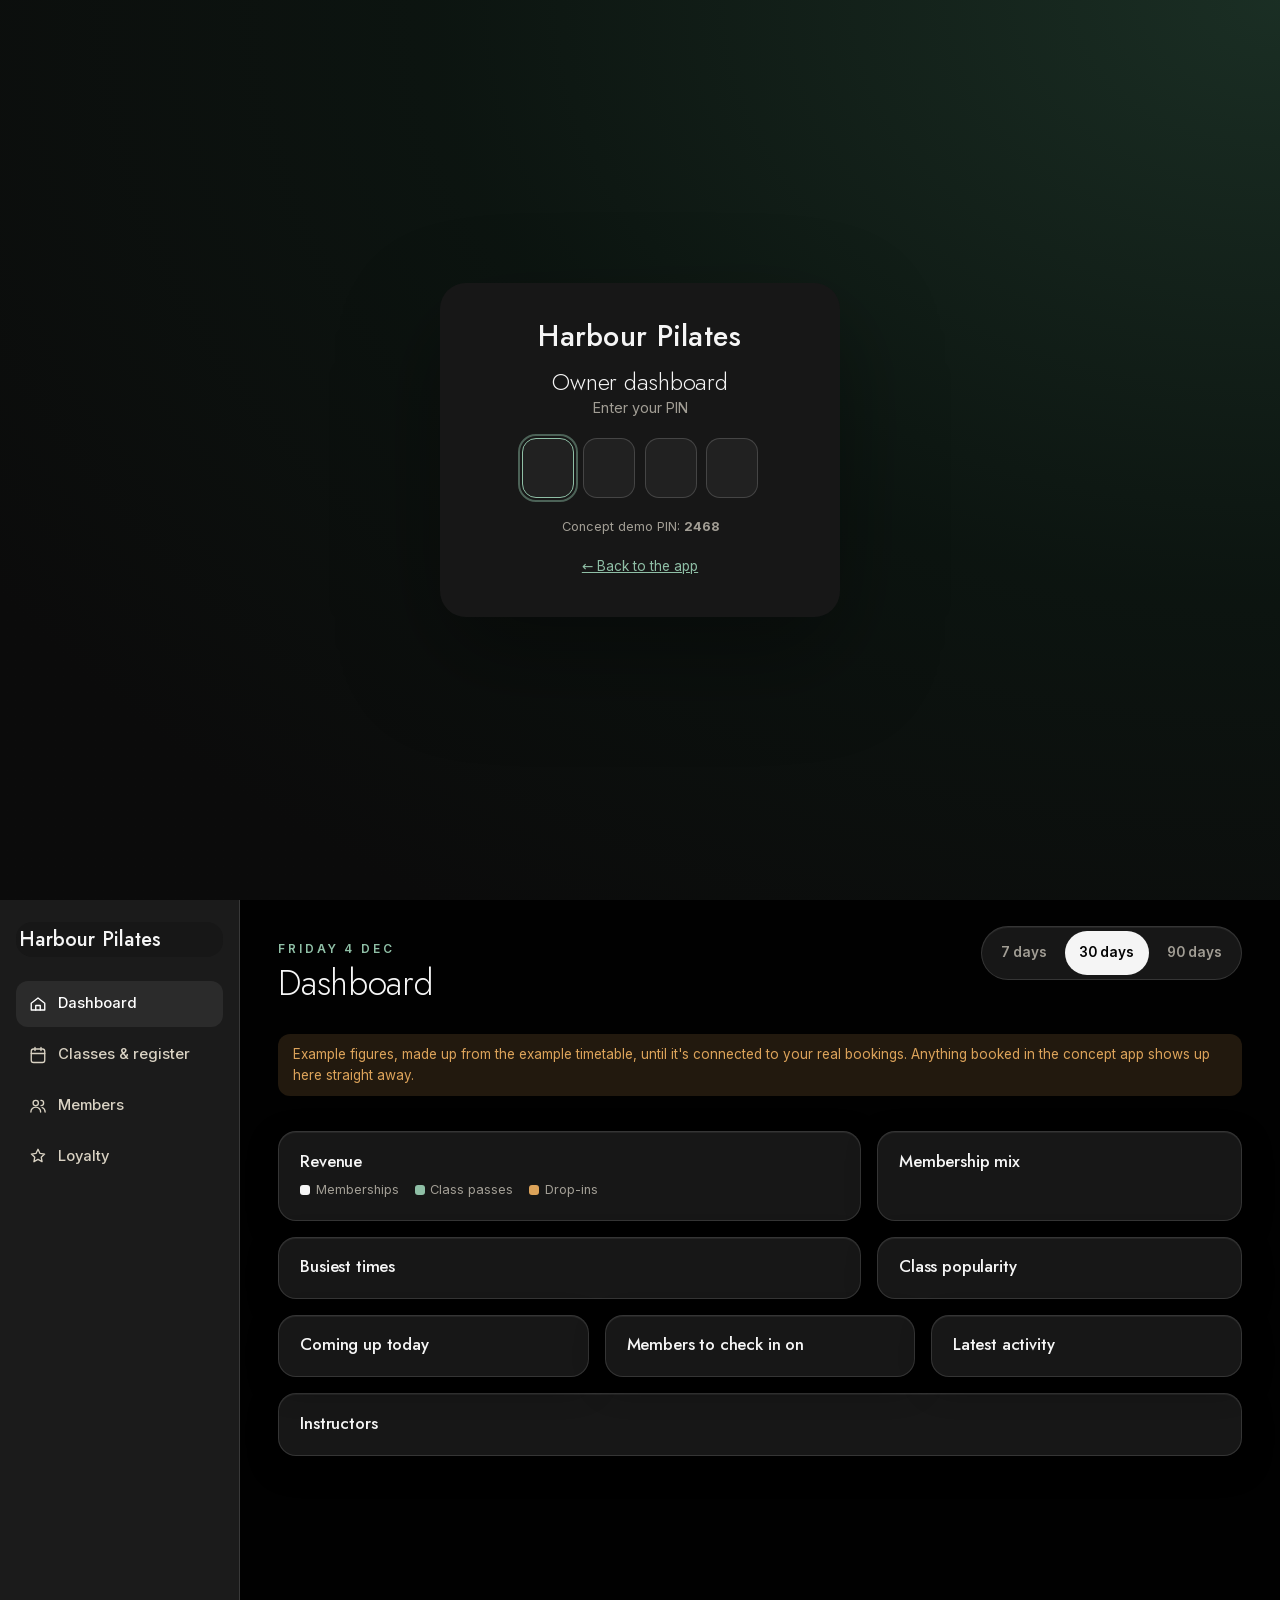
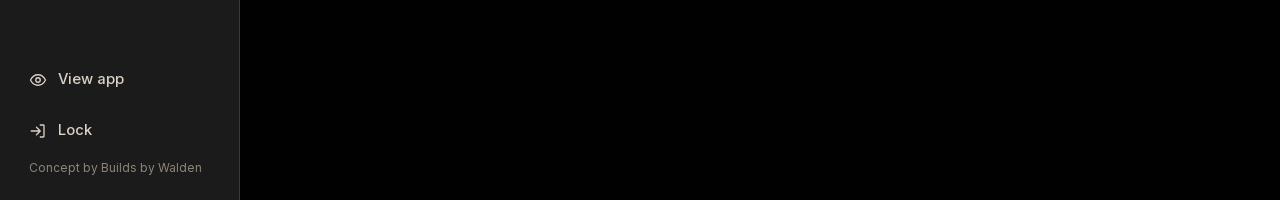
<file: demo-app/admin.html>
<!doctype html>
<html lang="en-GB">
<head>
<meta charset="utf-8">
<meta name="viewport" content="width=device-width,initial-scale=1">
<meta name="robots" content="noindex, nofollow">
<title>Harbour Pilates | Owner dashboard</title>
<link rel="icon" href="img/icon-192.png">
<meta name="theme-color" content="#010101"><link rel="apple-touch-icon" href="img/icon-192.png">
<link rel="stylesheet" href="fonts/fonts.css?v=1.10242014">
<link rel="stylesheet" href="styles.css?v=1.10242014">
<style id="theme">:root{--teal:#8fbfa6;--teal-hover:#a6ccb8;--teal-deep:#8fbfa6;--teal-soft:color-mix(in srgb,#8fbfa6 14%,transparent);--teal-ink:#4b8366;--on-primary:#010101;--gold:#dca35a;--on-accent:#010101;--gold-deep:#dca35a;--gold-soft:color-mix(in srgb,#dca35a 15%,transparent);--gold-hi:#dca35a;--card1:#43755b;--card2:#213a2d;--card3:#111d17}html.light{--teal:#599c79;--teal-hover:#6dac8b;--teal-deep:#467b60;--teal-soft:color-mix(in srgb,#599c79 14%,transparent);--teal-ink:#8fbfa6;--on-primary:#010101;--gold:#c17e29;--on-accent:#010101;--gold-deep:#a16922;--gold-soft:color-mix(in srgb,#c17e29 15%,transparent);--gold-hi:#dca35a;--card1:#43755b;--card2:#213a2d;--card3:#111d17}</style>
<style>
body{background:#010101}
.gate{min-height:100vh;display:grid;place-items:center;padding:20px;background:radial-gradient(120% 120% at 100% 0%,color-mix(in srgb,var(--card2) 80%,#000) 0%,color-mix(in srgb,var(--card3) 70%,#000) 55%,#0b0b0b 100%)}
.gate-card{background:var(--paper);border-radius:26px;padding:2.4rem;width:min(400px,100%);text-align:center;box-shadow:0 40px 100px rgba(0,0,0,.35)}
.gate-card img{width:auto;height:auto;max-width:220px;max-height:150px;margin:0 auto 1.2rem}
.pin{display:flex;gap:.6rem;justify-content:center;margin:1.2rem 0}
.pin input{width:52px;height:60px;text-align:center;font-size:1.5rem;font-family:"Jost";border:1px solid rgba(255,255,255,.16);border-radius:14px;background:var(--sand);color:var(--ink)}
.pin input:focus{outline:2px solid color-mix(in srgb,var(--teal) 45%,transparent);border-color:var(--teal)}
.shell{display:grid;grid-template-columns:240px minmax(0,1fr);min-height:100vh}
.side{background:var(--deep);border-right:1px solid var(--line);color:#cfc7b8;padding:1.4rem 1rem;position:sticky;top:0;height:100vh;display:flex;flex-direction:column;gap:.3rem}
.side .lg{background:var(--paper);border-radius:16px;padding:.8rem;margin-bottom:1.2rem}
.side .lg img{width:auto;height:auto;max-width:100%;max-height:110px;margin:0 auto}
.side a{display:flex;align-items:center;gap:.7rem;padding:.7rem .8rem;border-radius:12px;color:#d9d2c3;text-decoration:none;font-size:.92rem;font-weight:500}
.side a:hover,.side a.on{background:rgba(255,255,255,.07);color:#fff}
.side .spacer{flex:1}
.side small{color:#8d8577;font-size:.75rem;padding:0 .8rem}
.main{padding:1.6rem clamp(1rem,3vw,2.4rem) 3rem;min-width:0}
.topbar{display:flex;align-items:center;justify-content:space-between;gap:1rem;flex-wrap:wrap;margin-bottom:1.4rem}
.topbar h1{font-size:clamp(1.6rem,3vw,2.2rem);font-weight:300}
.seg{display:inline-flex;background:var(--paper);border:1px solid var(--line);border-radius:999px;padding:4px}
.seg button{border:0;background:none;border-radius:999px;padding:.45rem .9rem;font-weight:600;font-size:.85rem;color:var(--muted)}
.seg button.on{background:var(--ink);color:var(--on-light)}
.example{background:var(--gold-soft);color:var(--gold-deep);border-radius:12px;padding:.6rem .9rem;font-size:.84rem;margin-bottom:1.2rem}
.grid4{display:grid;grid-template-columns:repeat(4,1fr);gap:1rem}
.conv{display:grid;grid-template-columns:auto 1fr;gap:1.4rem 2rem;align-items:center}
.conv .big{font-family:"Jost";font-size:3rem;font-weight:300;color:var(--ink);line-height:1}
.conv .bars{display:grid;gap:.55rem}
.conv .bar{display:grid;grid-template-columns:150px 1fr 34px;gap:.7rem;align-items:center;font-size:.86rem}
.conv .bar i{display:block;height:8px;border-radius:99px;background:var(--line);overflow:hidden}
.conv .bar i b{display:block;height:100%;background:var(--teal,#2a8f7f);border-radius:99px}
@media (max-width:700px){.conv{grid-template-columns:1fr}.conv .bar{grid-template-columns:110px 1fr 30px}}
.card{background:var(--paper);border:1px solid var(--line);border-radius:18px;padding:1.2rem 1.3rem;min-width:0;box-shadow:inset 0 1px 0 rgba(255,255,255,.06),0 10px 30px rgba(0,0,0,.35)}
.card h3{font-size:1.05rem;font-weight:500;margin-bottom:.2rem}
.card .sub{font-size:.8rem;color:var(--muted);margin-bottom:1rem}
.kpi2 small{font-size:.78rem;color:var(--muted);text-transform:uppercase;letter-spacing:.08em;font-weight:600}
.kpi2 b{display:block;font-family:"Jost";font-size:2rem;font-weight:400;color:var(--ink);margin:.25rem 0}
.delta{font-size:.8rem;font-weight:600}.delta.up{color:#4fd69a}.delta.down{color:#f3936a}
.row2{display:grid;grid-template-columns:1.6fr 1fr;gap:1rem;margin-top:1rem}
.row3{display:grid;grid-template-columns:repeat(3,1fr);gap:1rem;margin-top:1rem}
.chart svg{width:100%;height:auto;display:block}
.legend{display:flex;gap:1rem;flex-wrap:wrap;font-size:.8rem;color:var(--muted);margin-top:.6rem}
.legend i{display:inline-block;width:10px;height:10px;border-radius:3px;margin-right:.35rem;vertical-align:-1px}
.heat{display:grid;grid-template-columns:52px repeat(7,1fr);gap:4px;font-size:.74rem}
.heat .h{color:var(--muted);text-align:center;padding:.2rem 0}
.heat .r{color:var(--muted);display:flex;align-items:center}
.heat .c{border-radius:8px;height:34px;display:grid;place-items:center;font-weight:600;font-size:.72rem}
.bars{display:grid;gap:.55rem}
.barrow{display:grid;grid-template-columns:150px 1fr 48px;gap:.7rem;align-items:center;font-size:.84rem}
.barrow .t{height:10px;border-radius:5px;background:var(--sand);overflow:hidden}
.barrow .t i{display:block;height:100%;border-radius:5px;background:linear-gradient(90deg,var(--teal),var(--teal-deep))}
.barrow b{text-align:right;color:var(--ink);font-weight:600}
table.tbl{width:100%;border-collapse:collapse;font-size:.88rem}
.tbl th{text-align:left;font-size:.74rem;text-transform:uppercase;letter-spacing:.08em;color:var(--muted);font-weight:600;padding:.5rem .4rem;border-bottom:1px solid var(--line)}
.tbl td{padding:.65rem .4rem;border-bottom:1px solid var(--line);vertical-align:middle}
.tbl tr:last-child td{border:0}
.tbl .nm{font-weight:600;color:var(--ink)}
.pill{display:inline-block;border-radius:999px;padding:.15rem .55rem;font-size:.74rem;font-weight:600;background:var(--sand);color:var(--muted)}
.pill.plat{background:var(--ink);color:var(--on-light)}.pill.gold{background:var(--gold-soft);color:var(--gold-deep)}.pill.pass{background:var(--teal-soft);color:var(--teal-deep)}.pill.new{background:rgba(90,140,230,.16);color:#a3c1f6}
.cls-row{display:grid;grid-template-columns:70px 1fr auto;gap:.9rem;align-items:center;padding:.75rem 0;border-bottom:1px solid var(--line)}
.cls-row:last-child{border:0}
.cls-row b{font-family:"Jost";font-size:1.15rem;font-weight:400;color:var(--ink)}
.fillring{width:46px;height:46px}
.feed{display:grid;gap:.1rem;font-size:.86rem}
.feed div{display:flex;gap:.7rem;padding:.55rem 0;border-bottom:1px solid var(--line)}
.feed div:last-child{border:0}
.feed .dot{width:8px;height:8px;border-radius:50%;background:var(--teal);margin-top:.45rem;flex:none}
.feed small{color:var(--muted);margin-left:auto;white-space:nowrap}
.page{display:none}.page.on{display:block}
.search{font:inherit;padding:.6rem .9rem;border:1px solid rgba(255,255,255,.14);border-radius:12px;background:var(--sand);color:var(--ink);min-width:220px}
@media (max-width:1100px){.grid4{grid-template-columns:repeat(2,1fr)}.row2,.row3{grid-template-columns:1fr}}
@media (max-width:820px){.shell{grid-template-columns:minmax(0,1fr)}.side{position:static;height:auto;flex-direction:row;flex-wrap:wrap;align-items:center;padding:.8rem}.side .lg{display:none}.side .spacer,.side small{display:none}.side a{padding:.5rem .7rem;font-size:.84rem}
  .barrow{grid-template-columns:110px 1fr 40px}.tbl .hide-sm{display:none}}
@media (max-width:520px){.grid4{grid-template-columns:1fr 1fr}.kpi2 b{font-size:1.6rem}}
/* the day picker swipes sideways instead of pushing the page wider than the phone */
#cls-day{max-width:100%;overflow-x:auto;scrollbar-width:none}
#cls-day::-webkit-scrollbar{display:none}
#cls-day button{flex:none;white-space:nowrap}
@media (max-width:820px){#cls-day{flex:1 1 100%}}
</style>
</head>
<body>
<svg width="0" height="0" style="position:absolute" aria-hidden="true">
  <symbol id="i-home" viewBox="0 0 24 24"><path d="M3 11 12 4l9 7v9H3z"/><path d="M9 20v-6h6v6"/></symbol>
  <symbol id="i-cal" viewBox="0 0 24 24"><rect x="3" y="4" width="18" height="18" rx="3"/><path d="M16 2v4M8 2v4M3 10h18"/></symbol>
  <symbol id="i-users" viewBox="0 0 24 24"><circle cx="9" cy="8" r="3.5"/><path d="M2.5 20a6.5 6.5 0 0 1 13 0M16 4.5a3.5 3.5 0 0 1 0 7M21.5 20a6.5 6.5 0 0 0-4-6"/></symbol>
  <symbol id="i-star" viewBox="0 0 24 24"><path d="m12 3 2.7 5.6 6.1.8-4.5 4.2 1.1 6-5.4-3-5.4 3 1.1-6L3.2 9.4l6.1-.8z"/></symbol>
  <symbol id="i-out" viewBox="0 0 24 24"><path d="M15 4h4a1 1 0 0 1 1 1v14a1 1 0 0 1-1 1h-4M10 17l5-5-5-5M15 12H3"/></symbol>
  <symbol id="i-eye" viewBox="0 0 24 24"><path d="M2 12s3.5-7 10-7 10 7 10 7-3.5 7-10 7S2 12 2 12z"/><circle cx="12" cy="12" r="3"/></symbol>
  <symbol id="i-check" viewBox="0 0 24 24"><path d="m5 12 5 5 9-10"/></symbol>
  <symbol id="i-x" viewBox="0 0 24 24"><path d="M6 6l12 12M18 6 6 18"/></symbol>
</svg>

<div class="gate" id="gate">
  <form class="gate-card" id="gate-form">
    <p class="wordmark" style="font-size:1.8rem;margin-bottom:1rem">Harbour Pilates</p>
    <h2 style="font-size:1.5rem;font-weight:300">Owner dashboard</h2>
    <p class="muted" style="font-size:.9rem">Enter your PIN</p>
    <div class="pin"><input inputmode="numeric" maxlength="1" aria-label="PIN digit 1"><input inputmode="numeric" maxlength="1" aria-label="PIN digit 2"><input inputmode="numeric" maxlength="1" aria-label="PIN digit 3"><input inputmode="numeric" maxlength="1" aria-label="PIN digit 4"></div>
    <p class="muted" style="font-size:.8rem">Concept demo PIN: <b>2468</b></p>
    <p style="margin-top:1rem"><a href="index.html" style="font-size:.85rem;color:var(--teal-deep)">← Back to the app</a></p>
  </form>
</div>

<div class="shell" id="shell" hidden>
  <nav class="side">
    <div class="lg wordmark" style="font-size:1.25rem;padding:.4rem .2rem">Harbour Pilates</div>
    <a href="#dash" class="on" data-p="dash"><svg class="ic"><use href="#i-home"/></svg>Dashboard</a>
    <a href="#classes" data-p="classes"><svg class="ic"><use href="#i-cal"/></svg>Classes &amp; register</a>
    <a href="#members" data-p="members"><svg class="ic"><use href="#i-users"/></svg>Members</a>
    <a href="#loyalty" data-p="loyalty"><svg class="ic"><use href="#i-star"/></svg>Loyalty</a>
    <div class="spacer"></div>
    <a href="index.html"><svg class="ic"><use href="#i-eye"/></svg>View app</a>
    <a href="#" id="lock"><svg class="ic"><use href="#i-out"/></svg>Lock</a>
    <small>Concept by Builds by Walden</small>
  </nav>
  <main class="main">
    <div class="topbar">
      <div><span class="eyebrow" id="today-lbl" style="margin-bottom:.3rem"></span><h1 id="page-title">Dashboard</h1></div>
      <div class="seg" id="period"><button data-d="7" type="button">7 days</button><button data-d="30" class="on" type="button">30 days</button><button data-d="90" type="button">90 days</button></div>
    </div>
    <p class="example">Example figures, made up from the example timetable, until it's connected to your real bookings. Anything booked in the concept app shows up here straight away.</p>

    <section class="page on" id="p-dash">
      <div class="grid4" id="kpis"></div>
      <div class="row2">
        <div class="card chart"><h3>Revenue</h3><p class="sub">By week, from memberships, class passes and drop-ins</p><div id="rev-chart"></div>
          <div class="legend"><span><i style="background:var(--ink)"></i>Memberships</span><span><i style="background:var(--teal)"></i>Class passes</span><span><i style="background:var(--gold)"></i>Drop-ins</span></div></div>
        <div class="card"><h3>Membership mix</h3><p class="sub">Who's paying how, right now</p><div id="mix"></div></div>
      </div>
      <div class="row2">
        <div class="card"><h3>Busiest times</h3><p class="sub">How full classes are, on average, by day and time</p><div id="heat"></div></div>
        <div class="card"><h3>Class popularity</h3><p class="sub">Average fill · and how often there's a waitlist</p><div class="bars" id="pop"></div></div>
      </div>
      <div class="row3">
        <div class="card"><h3>Coming up today</h3><p class="sub" id="today-sub"></p><div id="today-list"></div></div>
        <div class="card"><h3>Members to check in on</h3><p class="sub">Regulars who haven't booked for 14+ days</p><div id="risk"></div></div>
        <div class="card"><h3>Latest activity</h3><p class="sub">Bookings, sign-ups and passes</p><div class="feed" id="feed"></div></div>
      </div>
      <div class="card" id="coaches-card" style="margin-top:1rem"><h3>Instructors</h3><p class="sub">Classes taught and how full they were</p><table class="tbl" id="coaches"></table></div>
    </section>

    <section class="page" id="p-classes">
      <div class="card"><div style="display:flex;justify-content:space-between;align-items:center;gap:1rem;flex-wrap:wrap"><div><h3>Classes &amp; register</h3><p class="sub" style="margin:0">Tap a class to see who's booked and mark them in</p></div><div class="seg" id="cls-day"></div></div>
        <div id="cls-list" style="margin-top:1rem"></div></div>
    </section>

    <section class="page" id="p-members">
      <div class="card"><div style="display:flex;justify-content:space-between;align-items:center;gap:1rem;flex-wrap:wrap;margin-bottom:1rem"><div><h3>Members</h3><p class="sub" style="margin:0" id="mem-sub"></p></div><input class="search" id="mem-q" placeholder="Search members" type="search"></div>
        <div style="overflow-x:auto"><table class="tbl" id="mem-table"></table></div></div>
    </section>

    <section class="page" id="p-loyalty">
      <div class="grid4" id="loy-kpis"></div>
      <div class="card conv" id="guest-conv"></div>
      <div class="row2">
        <div class="card"><h3>Loyalty card settings</h3><p class="sub">Changes show in your app straight away</p>
          <form id="loy-form">
            <label class="field">Stamps for a reward<select name="stampsFor"><option>6</option><option>8</option><option>10</option><option>12</option></select></label>
            <label class="field">The reward<input name="reward"></label>
            <label class="field">Bring-a-friend reward (for the customer who shares their code)<input name="referral"></label>
            <p class="sub" style="margin:.2rem 0 1rem">Stamps are only earned on classes paid at the full price (£22). Class passes and memberships already cost less per class, so they don't earn stamps on top. Gold and Platinum members get a free guest pass each month instead.</p>
            <button class="btn btn-primary" type="submit">Save</button>
          </form></div>
        <div class="card"><h3>Top regulars</h3><p class="sub">Most classes in the period</p><table class="tbl" id="top-members"></table></div>
      </div>
    </section>
  </main>
</div>

<div class="scrim" id="scrim"></div>
<div class="modal" id="modal" role="dialog" aria-modal="true"></div>
<div class="toast" id="toast"></div>
<script src="data.js?v=1.10242014"></script>
<script src="store.js?v=1.10242014"></script>
<script src="admin.js?v=1.10242014"></script>
</body>
</html>
</file>
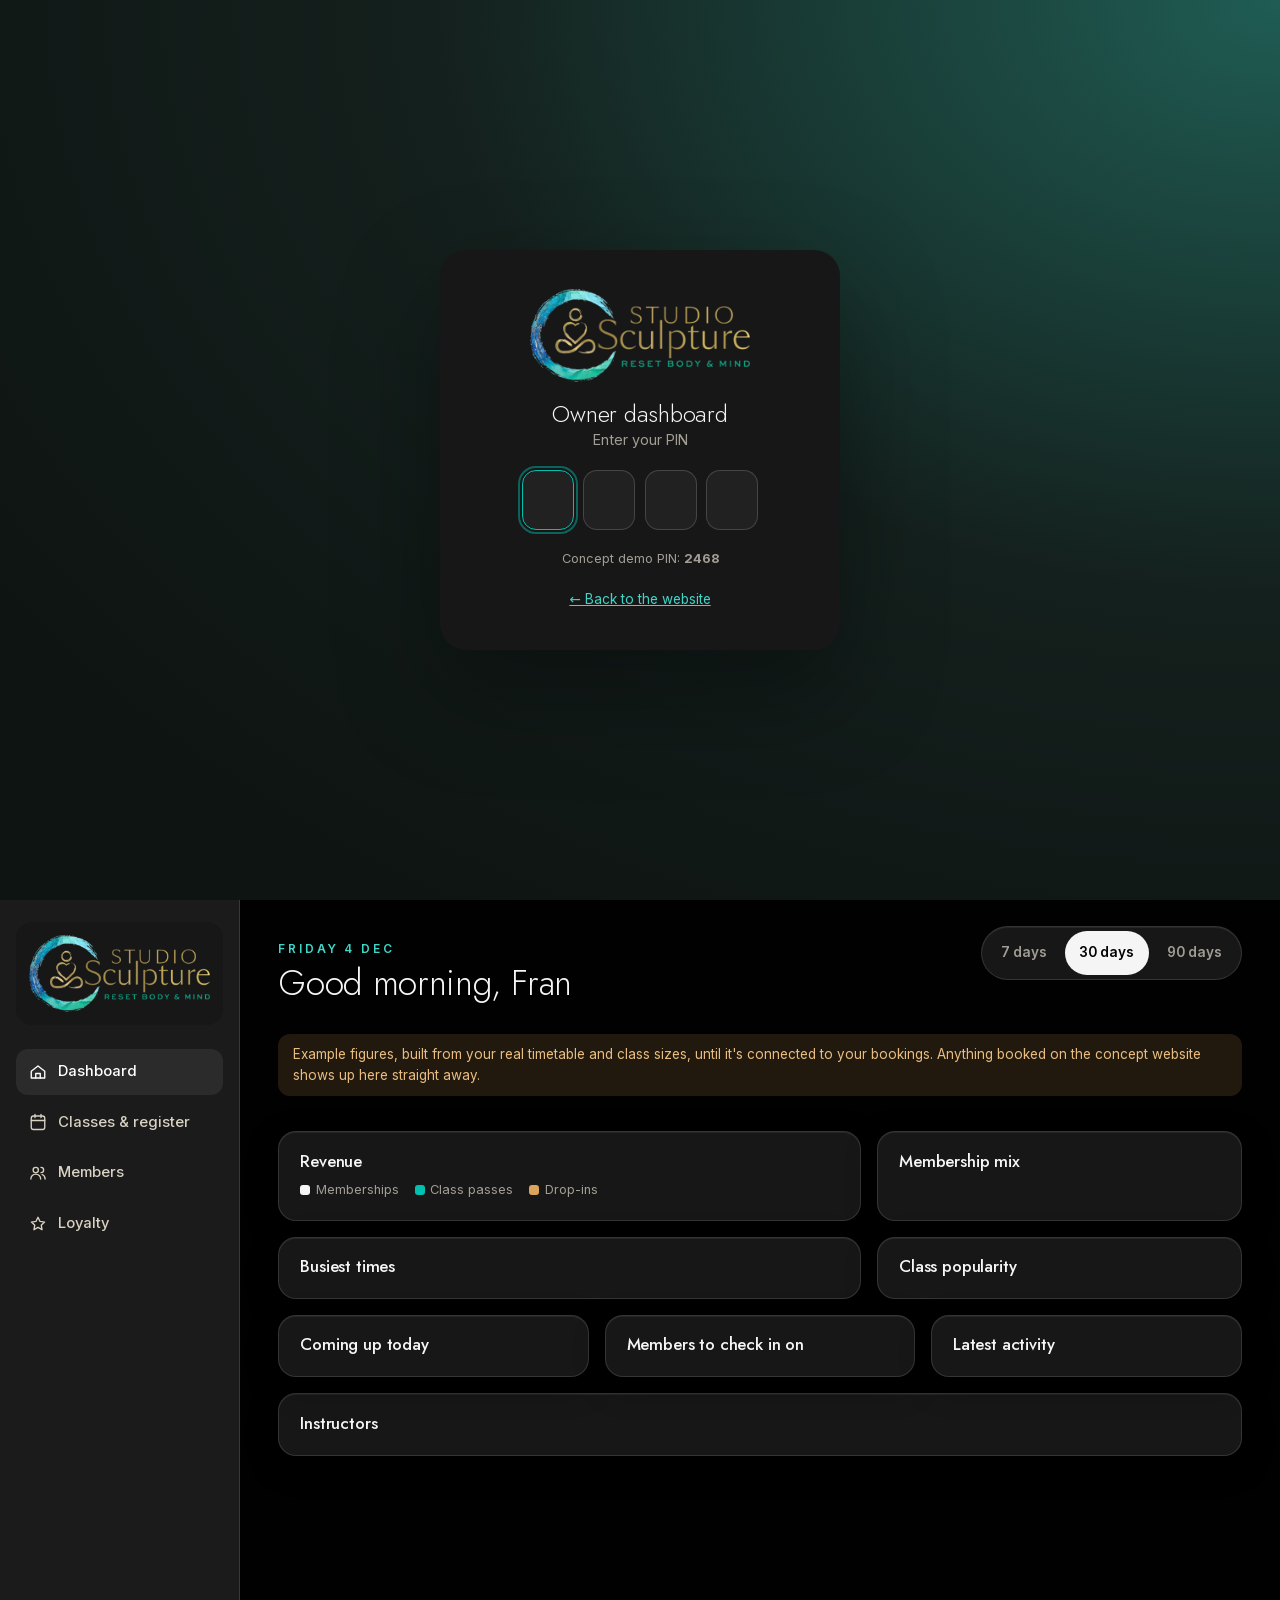
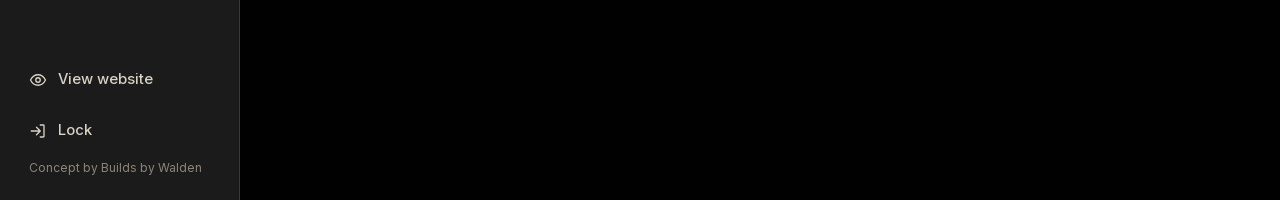
<file: studio-sculpture/admin.html>
<!doctype html>
<html lang="en-GB">
<head>
<meta charset="utf-8">
<meta name="viewport" content="width=device-width,initial-scale=1">
<meta name="robots" content="noindex, nofollow">
<title>Studio Sculpture | Owner dashboard</title>
<link rel="icon" href="img/favicon.png">
<meta name="theme-color" content="#010101"><link rel="apple-touch-icon" href="img/icon-192.png">
<link rel="stylesheet" href="fonts/fonts.css?v=8">
<link rel="stylesheet" href="styles.css?v=26">
<style>
body{background:#010101}
.gate{min-height:100vh;display:grid;place-items:center;padding:20px;background:radial-gradient(120% 120% at 100% 0%,#1f5c53 0%,#14201d 55%,#0e1412 100%)}
.gate-card{background:var(--paper);border-radius:26px;padding:2.4rem;width:min(400px,100%);text-align:center;box-shadow:0 40px 100px rgba(0,0,0,.35)}
.gate-card img{width:220px;margin:0 auto 1.2rem}
.pin{display:flex;gap:.6rem;justify-content:center;margin:1.2rem 0}
.pin input{width:52px;height:60px;text-align:center;font-size:1.5rem;font-family:"Jost";border:1px solid rgba(255,255,255,.16);border-radius:14px;background:var(--sand);color:var(--ink)}
.pin input:focus{outline:2px solid rgba(0,192,176,.45);border-color:var(--teal)}
.shell{display:grid;grid-template-columns:240px minmax(0,1fr);min-height:100vh}
.side{background:var(--deep);border-right:1px solid var(--line);color:#cfc7b8;padding:1.4rem 1rem;position:sticky;top:0;height:100vh;display:flex;flex-direction:column;gap:.3rem}
.side .lg{background:var(--paper);border-radius:16px;padding:.8rem;margin-bottom:1.2rem}
.side .lg img{width:100%}
.side a{display:flex;align-items:center;gap:.7rem;padding:.7rem .8rem;border-radius:12px;color:#d9d2c3;text-decoration:none;font-size:.92rem;font-weight:500}
.side a:hover,.side a.on{background:rgba(255,255,255,.07);color:#fff}
.side .spacer{flex:1}
.side small{color:#8d8577;font-size:.75rem;padding:0 .8rem}
.main{padding:1.6rem clamp(1rem,3vw,2.4rem) 3rem;min-width:0}
.topbar{display:flex;align-items:center;justify-content:space-between;gap:1rem;flex-wrap:wrap;margin-bottom:1.4rem}
.topbar h1{font-size:clamp(1.6rem,3vw,2.2rem);font-weight:300}
.seg{display:inline-flex;background:var(--paper);border:1px solid var(--line);border-radius:999px;padding:4px}
.seg button{border:0;background:none;border-radius:999px;padding:.45rem .9rem;font-weight:600;font-size:.85rem;color:var(--muted)}
.seg button.on{background:var(--ink);color:var(--on-light)}
.example{background:var(--gold-soft);color:var(--gold-deep);border-radius:12px;padding:.6rem .9rem;font-size:.84rem;margin-bottom:1.2rem}
.grid4{display:grid;grid-template-columns:repeat(4,1fr);gap:1rem}
.conv{display:grid;grid-template-columns:auto 1fr;gap:1.4rem 2rem;align-items:center}
.conv .big{font-family:"Jost";font-size:3rem;font-weight:300;color:var(--ink);line-height:1}
.conv .bars{display:grid;gap:.55rem}
.conv .bar{display:grid;grid-template-columns:150px 1fr 34px;gap:.7rem;align-items:center;font-size:.86rem}
.conv .bar i{display:block;height:8px;border-radius:99px;background:var(--line);overflow:hidden}
.conv .bar i b{display:block;height:100%;background:var(--teal,#2a8f7f);border-radius:99px}
@media (max-width:700px){.conv{grid-template-columns:1fr}.conv .bar{grid-template-columns:110px 1fr 30px}}
.card{background:var(--paper);border:1px solid var(--line);border-radius:18px;padding:1.2rem 1.3rem;min-width:0;box-shadow:inset 0 1px 0 rgba(255,255,255,.06),0 10px 30px rgba(0,0,0,.35)}
.card h3{font-size:1.05rem;font-weight:500;margin-bottom:.2rem}
.card .sub{font-size:.8rem;color:var(--muted);margin-bottom:1rem}
.kpi2 small{font-size:.78rem;color:var(--muted);text-transform:uppercase;letter-spacing:.08em;font-weight:600}
.kpi2 b{display:block;font-family:"Jost";font-size:2rem;font-weight:400;color:var(--ink);margin:.25rem 0}
.delta{font-size:.8rem;font-weight:600}.delta.up{color:#4fd69a}.delta.down{color:#f3936a}
.row2{display:grid;grid-template-columns:1.6fr 1fr;gap:1rem;margin-top:1rem}
.row3{display:grid;grid-template-columns:repeat(3,1fr);gap:1rem;margin-top:1rem}
.chart svg{width:100%;height:auto;display:block}
.legend{display:flex;gap:1rem;flex-wrap:wrap;font-size:.8rem;color:var(--muted);margin-top:.6rem}
.legend i{display:inline-block;width:10px;height:10px;border-radius:3px;margin-right:.35rem;vertical-align:-1px}
.heat{display:grid;grid-template-columns:52px repeat(7,1fr);gap:4px;font-size:.74rem}
.heat .h{color:var(--muted);text-align:center;padding:.2rem 0}
.heat .r{color:var(--muted);display:flex;align-items:center}
.heat .c{border-radius:8px;height:34px;display:grid;place-items:center;font-weight:600;font-size:.72rem}
.bars{display:grid;gap:.55rem}
.barrow{display:grid;grid-template-columns:150px 1fr 48px;gap:.7rem;align-items:center;font-size:.84rem}
.barrow .t{height:10px;border-radius:5px;background:var(--sand);overflow:hidden}
.barrow .t i{display:block;height:100%;border-radius:5px;background:linear-gradient(90deg,var(--teal),var(--teal-deep))}
.barrow b{text-align:right;color:var(--ink);font-weight:600}
table.tbl{width:100%;border-collapse:collapse;font-size:.88rem}
.tbl th{text-align:left;font-size:.74rem;text-transform:uppercase;letter-spacing:.08em;color:var(--muted);font-weight:600;padding:.5rem .4rem;border-bottom:1px solid var(--line)}
.tbl td{padding:.65rem .4rem;border-bottom:1px solid var(--line);vertical-align:middle}
.tbl tr:last-child td{border:0}
.tbl .nm{font-weight:600;color:var(--ink)}
.pill{display:inline-block;border-radius:999px;padding:.15rem .55rem;font-size:.74rem;font-weight:600;background:var(--sand);color:var(--muted)}
.pill.plat{background:var(--ink);color:var(--on-light)}.pill.gold{background:var(--gold-soft);color:var(--gold-deep)}.pill.pass{background:var(--teal-soft);color:var(--teal-deep)}.pill.new{background:rgba(90,140,230,.16);color:#a3c1f6}
.cls-row{display:grid;grid-template-columns:70px 1fr auto;gap:.9rem;align-items:center;padding:.75rem 0;border-bottom:1px solid var(--line)}
.cls-row:last-child{border:0}
.cls-row b{font-family:"Jost";font-size:1.15rem;font-weight:400;color:var(--ink)}
.fillring{width:46px;height:46px}
.feed{display:grid;gap:.1rem;font-size:.86rem}
.feed div{display:flex;gap:.7rem;padding:.55rem 0;border-bottom:1px solid var(--line)}
.feed div:last-child{border:0}
.feed .dot{width:8px;height:8px;border-radius:50%;background:var(--teal);margin-top:.45rem;flex:none}
.feed small{color:var(--muted);margin-left:auto;white-space:nowrap}
.page{display:none}.page.on{display:block}
.search{font:inherit;padding:.6rem .9rem;border:1px solid rgba(255,255,255,.14);border-radius:12px;background:var(--sand);color:var(--ink);min-width:220px}
@media (max-width:1100px){.grid4{grid-template-columns:repeat(2,1fr)}.row2,.row3{grid-template-columns:1fr}}
@media (max-width:820px){.shell{grid-template-columns:minmax(0,1fr)}.side{position:static;height:auto;flex-direction:row;flex-wrap:wrap;align-items:center;padding:.8rem}.side .lg{display:none}.side .spacer,.side small{display:none}.side a{padding:.5rem .7rem;font-size:.84rem}
  .barrow{grid-template-columns:110px 1fr 40px}.tbl .hide-sm{display:none}}
@media (max-width:520px){.grid4{grid-template-columns:1fr 1fr}.kpi2 b{font-size:1.6rem}}
/* the day picker swipes sideways instead of pushing the page wider than the phone */
#cls-day{max-width:100%;overflow-x:auto;scrollbar-width:none}
#cls-day::-webkit-scrollbar{display:none}
#cls-day button{flex:none;white-space:nowrap}
@media (max-width:820px){#cls-day{flex:1 1 100%}}
</style>
</head>
<body>
<svg width="0" height="0" style="position:absolute" aria-hidden="true">
  <symbol id="i-home" viewBox="0 0 24 24"><path d="M3 11 12 4l9 7v9H3z"/><path d="M9 20v-6h6v6"/></symbol>
  <symbol id="i-cal" viewBox="0 0 24 24"><rect x="3" y="4" width="18" height="18" rx="3"/><path d="M16 2v4M8 2v4M3 10h18"/></symbol>
  <symbol id="i-users" viewBox="0 0 24 24"><circle cx="9" cy="8" r="3.5"/><path d="M2.5 20a6.5 6.5 0 0 1 13 0M16 4.5a3.5 3.5 0 0 1 0 7M21.5 20a6.5 6.5 0 0 0-4-6"/></symbol>
  <symbol id="i-star" viewBox="0 0 24 24"><path d="m12 3 2.7 5.6 6.1.8-4.5 4.2 1.1 6-5.4-3-5.4 3 1.1-6L3.2 9.4l6.1-.8z"/></symbol>
  <symbol id="i-out" viewBox="0 0 24 24"><path d="M15 4h4a1 1 0 0 1 1 1v14a1 1 0 0 1-1 1h-4M10 17l5-5-5-5M15 12H3"/></symbol>
  <symbol id="i-eye" viewBox="0 0 24 24"><path d="M2 12s3.5-7 10-7 10 7 10 7-3.5 7-10 7S2 12 2 12z"/><circle cx="12" cy="12" r="3"/></symbol>
  <symbol id="i-check" viewBox="0 0 24 24"><path d="m5 12 5 5 9-10"/></symbol>
  <symbol id="i-x" viewBox="0 0 24 24"><path d="M6 6l12 12M18 6 6 18"/></symbol>
</svg>

<div class="gate" id="gate">
  <form class="gate-card" id="gate-form">
    <img src="img/logo.webp" alt="Studio Sculpture">
    <h2 style="font-size:1.5rem;font-weight:300">Owner dashboard</h2>
    <p class="muted" style="font-size:.9rem">Enter your PIN</p>
    <div class="pin"><input inputmode="numeric" maxlength="1" aria-label="PIN digit 1"><input inputmode="numeric" maxlength="1" aria-label="PIN digit 2"><input inputmode="numeric" maxlength="1" aria-label="PIN digit 3"><input inputmode="numeric" maxlength="1" aria-label="PIN digit 4"></div>
    <p class="muted" style="font-size:.8rem">Concept demo PIN: <b>2468</b></p>
    <p style="margin-top:1rem"><a href="index.html" style="font-size:.85rem;color:var(--teal-deep)">← Back to the website</a></p>
  </form>
</div>

<div class="shell" id="shell" hidden>
  <nav class="side">
    <div class="lg"><img src="img/logo.webp" alt="Studio Sculpture"></div>
    <a href="#dash" class="on" data-p="dash"><svg class="ic"><use href="#i-home"/></svg>Dashboard</a>
    <a href="#classes" data-p="classes"><svg class="ic"><use href="#i-cal"/></svg>Classes &amp; register</a>
    <a href="#members" data-p="members"><svg class="ic"><use href="#i-users"/></svg>Members</a>
    <a href="#loyalty" data-p="loyalty"><svg class="ic"><use href="#i-star"/></svg>Loyalty</a>
    <div class="spacer"></div>
    <a href="index.html"><svg class="ic"><use href="#i-eye"/></svg>View website</a>
    <a href="#" id="lock"><svg class="ic"><use href="#i-out"/></svg>Lock</a>
    <small>Concept by Builds by Walden</small>
  </nav>
  <main class="main">
    <div class="topbar">
      <div><span class="eyebrow" id="today-lbl" style="margin-bottom:.3rem"></span><h1 id="page-title">Good morning, Fran</h1></div>
      <div class="seg" id="period"><button data-d="7" type="button">7 days</button><button data-d="30" class="on" type="button">30 days</button><button data-d="90" type="button">90 days</button></div>
    </div>
    <p class="example">Example figures, built from your real timetable and class sizes, until it's connected to your bookings. Anything booked on the concept website shows up here straight away.</p>

    <section class="page on" id="p-dash">
      <div class="grid4" id="kpis"></div>
      <div class="row2">
        <div class="card chart"><h3>Revenue</h3><p class="sub">By week, from memberships, class passes and drop-ins</p><div id="rev-chart"></div>
          <div class="legend"><span><i style="background:var(--ink)"></i>Memberships</span><span><i style="background:var(--teal)"></i>Class passes</span><span><i style="background:var(--gold)"></i>Drop-ins</span></div></div>
        <div class="card"><h3>Membership mix</h3><p class="sub">Who's paying how, right now</p><div id="mix"></div></div>
      </div>
      <div class="row2">
        <div class="card"><h3>Busiest times</h3><p class="sub">How full classes are, on average, by day and time</p><div id="heat"></div></div>
        <div class="card"><h3>Class popularity</h3><p class="sub">Average fill · and how often there's a waitlist</p><div class="bars" id="pop"></div></div>
      </div>
      <div class="row3">
        <div class="card"><h3>Coming up today</h3><p class="sub" id="today-sub"></p><div id="today-list"></div></div>
        <div class="card"><h3>Members to check in on</h3><p class="sub">Regulars who haven't booked for 14+ days</p><div id="risk"></div></div>
        <div class="card"><h3>Latest activity</h3><p class="sub">Bookings, sign-ups and passes</p><div class="feed" id="feed"></div></div>
      </div>
      <div class="card" style="margin-top:1rem"><h3>Instructors</h3><p class="sub">Classes taught and how full they were</p><table class="tbl" id="coaches"></table></div>
    </section>

    <section class="page" id="p-classes">
      <div class="card"><div style="display:flex;justify-content:space-between;align-items:center;gap:1rem;flex-wrap:wrap"><div><h3>Classes &amp; register</h3><p class="sub" style="margin:0">Tap a class to see who's booked and mark them in</p></div><div class="seg" id="cls-day"></div></div>
        <div id="cls-list" style="margin-top:1rem"></div></div>
    </section>

    <section class="page" id="p-members">
      <div class="card"><div style="display:flex;justify-content:space-between;align-items:center;gap:1rem;flex-wrap:wrap;margin-bottom:1rem"><div><h3>Members</h3><p class="sub" style="margin:0" id="mem-sub"></p></div><input class="search" id="mem-q" placeholder="Search members" type="search"></div>
        <div style="overflow-x:auto"><table class="tbl" id="mem-table"></table></div></div>
    </section>

    <section class="page" id="p-loyalty">
      <div class="grid4" id="loy-kpis"></div>
      <div class="card conv" id="guest-conv"></div>
      <div class="row2">
        <div class="card"><h3>Loyalty card settings</h3><p class="sub">Changes show on your website straight away</p>
          <form id="loy-form">
            <label class="field">Stamps for a reward<select name="stampsFor"><option>6</option><option>8</option><option>10</option><option>12</option></select></label>
            <label class="field">The reward<input name="reward"></label>
            <label class="field">Bring-a-friend reward (for the customer who shares their code)<input name="referral"></label>
            <p class="sub" style="margin:.2rem 0 1rem">Stamps are only earned on classes paid at the full £12. Class passes and memberships already cost less per class, so they don't earn stamps on top. Gold and Platinum members get a free guest pass each month instead.</p>
            <button class="btn btn-primary" type="submit">Save</button>
          </form></div>
        <div class="card"><h3>Top regulars</h3><p class="sub">Most classes in the period</p><table class="tbl" id="top-members"></table></div>
      </div>
    </section>
  </main>
</div>

<div class="scrim" id="scrim"></div>
<div class="modal" id="modal" role="dialog" aria-modal="true"></div>
<div class="toast" id="toast"></div>
<script src="data.js?v=20"></script>
<script src="store.js?v=20"></script>
<script src="admin.js?v=26"></script>
</body>
</html>
</file>
<file: demo-app/fonts/fonts.css>
@font-face{font-family:'Inter';font-style:normal;font-weight:400 700;font-display:swap;src:url(inter-latin.woff2) format('woff2');unicode-range:U+0000-00FF, U+0131, U+0152-0153, U+02BB-02BC, U+02C6, U+02DA, U+02DC, U+0304, U+0308, U+0329, U+2000-206F, U+20AC, U+2122, U+2191, U+2193, U+2212, U+2215, U+FEFF, U+FFFD}
@font-face{font-family:'Jost';font-style:normal;font-weight:300 600;font-display:swap;src:url(jost-latin.woff2) format('woff2');unicode-range:U+0000-00FF, U+0131, U+0152-0153, U+02BB-02BC, U+02C6, U+02DA, U+02DC, U+0304, U+0308, U+0329, U+2000-206F, U+20AC, U+2122, U+2191, U+2193, U+2212, U+2215, U+FEFF, U+FFFD}
</file>
<file: demo-app/styles.css>
/* Booking app template (Builds by Walden), first made for Studio Sculpture. Each studio's brand colours are set in <style id="theme">. */
:root{
  /* dark by default (light studios get html.light below); the values here are only fallbacks */
  color-scheme:dark;
  --ivory:#010101; --paper:#171717; --sand:#212121; --stone:#363636; --deep:#1b1b1b; --on-light:#010101; --on-ink:#010101; --on-primary:#010101; --on-accent:#010101; --field:#212121; --field-line:rgba(255,255,255,.14); --ghost-line:rgba(255,255,255,.2); --navbg:rgba(1,1,1,.86);
  --card1:#2a8f7f; --card2:#0f4d45; --card3:#13201d; --teal-hover:#2fd3c4; --teal-ink:#00877b;
  --tile-shadow:inset 0 1px 0 rgba(255,255,255,.06),0 10px 30px rgba(0,0,0,.35); --tile-shadow-hover:inset 0 1px 0 rgba(255,255,255,.08),0 16px 40px rgba(0,0,0,.5);
  --ink:#f5f5f5; --text:#d6d4cf; --muted:#a29e95; --line:rgba(255,255,255,.13);
  --gold:#dca35a; --gold-deep:#e9bd80; --gold-soft:rgba(220,163,90,.15); --gold-hi:#ecc58c;
  --teal:#00c0b0; --teal-deep:#3fd6c8; --teal-soft:rgba(0,192,176,.14);
  --heat:#e8763f; --heat-soft:rgba(232,118,63,.15);
  --radius:18px; --shadow:0 18px 50px rgba(0,0,0,.55); --max:1180px;
}
*{box-sizing:border-box;margin:0;padding:0}
html{scroll-behavior:smooth;scroll-padding-top:84px}
body{font-family:"Inter",system-ui,sans-serif;color:var(--text);background:var(--ivory);line-height:1.6;font-size:16px;-webkit-font-smoothing:antialiased}
img{max-width:100%;display:block}
a{color:inherit}
button{font:inherit;cursor:pointer}
h1,h2,h3,h4{font-family:"Jost",sans-serif;color:var(--ink);font-weight:400;line-height:1.12;letter-spacing:-.01em}
.container{width:min(var(--max),100% - 40px);margin-inline:auto}
.eyebrow{display:inline-block;font-size:.74rem;letter-spacing:.24em;text-transform:uppercase;color:var(--teal-deep);font-weight:600;margin-bottom:.9rem}
.lead{font-size:1.08rem;color:var(--muted);max-width:640px}
.section{padding:clamp(4rem,9vw,7rem) 0}
.sec-head{margin-bottom:2.6rem}
.sec-head.center{text-align:center}.sec-head.center .lead{margin-inline:auto}
.sec-head h2{font-size:clamp(2rem,4.2vw,3rem);font-weight:300;margin-bottom:.8rem}
.gold-rule{width:56px;height:1px;background:var(--gold);margin:1.2rem 0}
.center .gold-rule{margin-inline:auto}

/* buttons */
.btn{display:inline-flex;align-items:center;justify-content:center;gap:.5rem;padding:.9rem 1.5rem;border-radius:999px;border:1px solid transparent;font-weight:600;font-size:.95rem;text-decoration:none;transition:transform .15s,box-shadow .2s,background .2s,color .2s;min-height:46px;white-space:nowrap}
.btn:hover{transform:translateY(-1px)}
.btn-primary{background:var(--teal);color:var(--on-primary)}.btn-primary:hover{background:var(--teal-hover);box-shadow:0 10px 26px color-mix(in srgb,var(--teal) 30%,transparent)}
.btn-dark{background:var(--deep);color:#fff}.btn-dark:hover{background:#1c1c1c}
.btn-ghost{background:transparent;border-color:var(--ghost-line);color:var(--ink)}.btn-ghost:hover{border-color:var(--ink)}
.btn-light{background:rgba(255,255,255,.14);border-color:rgba(255,255,255,.55);color:#fff;backdrop-filter:blur(6px)}.btn-light:hover{background:rgba(255,255,255,.25)}
.btn-gold{background:var(--gold);color:var(--on-accent)}.btn-gold:hover{background:var(--gold-deep)}
.btn-sm{padding:.55rem 1rem;min-height:38px;font-size:.86rem}
.btn[disabled]{opacity:.45;cursor:not-allowed;transform:none;box-shadow:none}
.ic{width:18px;height:18px;flex:none;stroke:currentColor;fill:none;stroke-width:1.8;stroke-linecap:round;stroke-linejoin:round}

/* demo ribbon */
.demo-bar{background:var(--deep);border-bottom:1px solid var(--line);color:#bdb5a6;font-size:.78rem;padding:.45rem 1rem;display:flex;justify-content:center;align-items:center;gap:1.2rem;letter-spacing:.01em;white-space:nowrap}
@media (max-width:640px){.demo-bar{font-size:.72rem;justify-content:space-between;gap:.6rem;padding:.4rem .9rem}}
.demo-bar b{color:#e9e2d3;font-weight:600}
.demo-bar a{color:var(--gold-hi);font-weight:600;text-decoration:none;white-space:nowrap}

/* header */
.nav{position:sticky;top:0;z-index:40;background:var(--navbg);backdrop-filter:blur(14px);border-bottom:1px solid var(--line)}
.nav-inner{display:flex;align-items:center;justify-content:space-between;height:76px;gap:1rem}
.brand img{height:50px;width:auto}
.links{display:flex;align-items:center;gap:1.6rem}
.links a{text-decoration:none;font-size:.92rem;color:var(--text);font-weight:500}
.links a:hover{color:var(--teal-deep)}
.nav-actions{display:flex;align-items:center;gap:.6rem}
.acct-btn{display:inline-flex;align-items:center;gap:.5rem;border:1px solid var(--line);background:var(--paper);border-radius:999px;padding:.45rem .9rem .45rem .5rem;font-weight:600;font-size:.88rem;color:var(--ink);min-height:42px}
.acct-btn .av{width:30px;height:30px;border-radius:50%;background:var(--teal-soft);color:var(--teal-deep);display:grid;place-items:center;font-family:"Jost";font-weight:500}
.acct-btn .stamp-count{background:var(--gold-soft);color:var(--gold-deep);border-radius:999px;padding:.05rem .5rem;font-size:.75rem}
.burger{display:none;background:none;border:0;width:44px;height:44px}
.burger span{display:block;height:2px;margin:6px 10px;background:var(--ink);border-radius:2px}

/* hero */
.hero{position:relative;min-height:min(88vh,820px);display:flex;align-items:flex-end;color:#fff;overflow:hidden;background:#2f3a35}
.hero picture,.hero picture img{position:absolute;inset:0;width:100%;height:100%;object-fit:cover}
.hero::after{content:"";position:absolute;inset:0;background:linear-gradient(180deg,rgba(20,18,14,.15) 0%,rgba(20,18,14,.15) 40%,rgba(20,18,14,.72) 100%),linear-gradient(90deg,rgba(20,18,14,.45),transparent 65%)}
.hero-content{position:relative;z-index:2;padding:0 0 clamp(3rem,7vw,5.5rem)}
.hero .eyebrow{color:#bff0e5}
.hero h1{color:#fff;font-size:clamp(2.8rem,7vw,5.4rem);font-weight:300;letter-spacing:-.02em;max-width:12ch}
.hero h1 em{font-style:normal;color:var(--gold-hi)}
.hero p{font-size:1.15rem;max-width:560px;margin:1.2rem 0 2rem;color:rgba(255,255,255,.9)}
.hero-ctas{display:flex;flex-wrap:wrap;gap:.8rem}
.hero-meta{display:flex;flex-wrap:wrap;gap:1.6rem;margin-top:2.4rem;font-size:.92rem;color:rgba(255,255,255,.88)}
.hero-meta span{display:inline-flex;align-items:center;gap:.5rem}
.stars{color:#f4c867;letter-spacing:2px}

/* coming up: the next classes as cards */
.next{padding-top:clamp(2rem,4vw,3rem)}
.next-head{display:flex;justify-content:space-between;align-items:flex-end;gap:1rem;margin-bottom:1.1rem}
.next-head h2{font-size:clamp(1.5rem,3vw,2rem);font-weight:300}
.next-head .eyebrow{margin-bottom:.3rem}
.more{display:inline-flex;align-items:center;gap:.35rem;color:var(--teal-deep);font-weight:600;font-size:.88rem;text-decoration:none;white-space:nowrap;padding-bottom:.35rem}
.more .ic{width:15px;height:15px}
.next-row{display:grid;grid-auto-flow:column;grid-auto-columns:minmax(0,1fr);gap:.9rem}
.next-card{display:flex;flex-direction:column;gap:.3rem;text-align:left;background:var(--paper);border:1px solid var(--line);border-radius:20px;padding:1.1rem 1.15rem 1rem;color:inherit;min-width:0;transition:transform .2s,box-shadow .2s,border-color .2s}
.next-card:hover{transform:translateY(-3px);box-shadow:var(--shadow);border-color:transparent}
.nc-when{font-size:.72rem;letter-spacing:.14em;text-transform:uppercase;font-weight:600;color:var(--muted)}
.next-card.today .nc-when{color:var(--teal-deep)}
.next-card b{font-family:"Jost";font-weight:400;font-size:1.22rem;color:var(--ink);line-height:1.2;display:-webkit-box;-webkit-line-clamp:2;-webkit-box-orient:vertical;overflow:hidden}
.nc-who{display:flex;align-items:center;gap:.45rem;font-size:.84rem;color:var(--muted)}
.nc-who img{width:22px;height:22px;border-radius:50%;object-fit:cover}
.nc-foot{display:flex;justify-content:space-between;align-items:center;margin-top:auto;padding-top:.7rem;border-top:1px solid var(--line);font-size:.84rem}
.nc-who{margin-bottom:.7rem}
.nc-left{font-weight:600;color:var(--ink)}.nc-left.low{color:#f3a273}.nc-left.full{color:var(--gold-deep)}
.nc-go{display:inline-flex;align-items:center;gap:.25rem;color:var(--teal-deep);font-weight:600}
.nc-go .ic{width:15px;height:15px}

/* about */
.about{display:grid;grid-template-columns:1fr 1.05fr;gap:clamp(2rem,6vw,5rem);align-items:center}
.about-photos{position:relative;aspect-ratio:4/5}
.about-photos img{position:absolute;border-radius:var(--radius);object-fit:cover;box-shadow:var(--shadow)}
.about-photos .a1{inset:0 22% 18% 0;width:78%;height:82%}
.about-photos .a2{right:0;bottom:0;width:48%;height:52%;border:6px solid var(--ivory)}
.about blockquote{font-family:"Jost";font-size:1.35rem;font-weight:300;color:var(--ink);border-left:1px solid var(--gold);padding-left:1.2rem;margin:1.6rem 0}
.stat-row{display:flex;gap:2.4rem;margin-top:2rem;flex-wrap:wrap}
.stat b{display:block;font-family:"Jost";font-size:2.4rem;font-weight:300;color:var(--ink);line-height:1}
.stat span{font-size:.82rem;color:var(--muted);letter-spacing:.06em;text-transform:uppercase}

/* class finder quiz */
.quiz-cta{display:flex;align-items:center;gap:.9rem;width:100%;text-align:left;background:var(--deep);border:1px solid var(--line)!important;color:#ece6da;border:0;border-radius:18px;padding:.9rem 1.1rem;margin-bottom:1.4rem;position:relative;overflow:hidden}
.quiz-cta::after{content:"";position:absolute;right:-40px;top:-50px;width:170px;height:170px;background:url(img/mark.webp) center/contain no-repeat;opacity:.14}
.quiz-cta .qc-ic{width:40px;height:40px;border-radius:12px;background:rgba(232,216,180,.16);color:var(--gold-hi);display:grid;place-items:center;flex:none}
.quiz-cta b{display:block;color:#fff;font-weight:600;font-size:.95rem}.quiz-cta small{color:#bdb5a6;font-size:.84rem}
.quiz-cta .qc-arrow{margin-left:auto;color:var(--gold-hi);position:relative}
.modal.dark{background:var(--deep);color:#ece6da}
.modal.dark .x{background:rgba(255,255,255,.1);color:#fff}
.modal.dark h3{color:#fff}.modal.dark .muted{color:#bdb5a6}.modal.dark .eyebrow{color:var(--gold-hi)}
.quiz{position:relative;background:rgba(255,255,255,.05);border:1px solid rgba(255,255,255,.12);border-radius:20px;padding:1.5rem}
.quiz h3{color:#fff;font-size:1.25rem;margin-bottom:1rem;font-weight:400}
.quiz-opts{display:grid;gap:.6rem}
.quiz-opt{text-align:left;border:1px solid rgba(255,255,255,.18);background:transparent;color:#f1ece2;border-radius:12px;padding:.85rem 1rem;transition:.15s}
.quiz-opt:hover{border-color:var(--gold-hi);background:rgba(232,216,180,.08)}
.quiz-steps{display:flex;gap:6px;margin-bottom:1rem}
.quiz-steps i{height:3px;flex:1;border-radius:2px;background:rgba(255,255,255,.15)}
.quiz-steps i.on{background:var(--gold)}
.quiz-result .match{display:flex;gap:1rem;align-items:flex-start;background:rgba(255,255,255,.06);border-radius:14px;padding:1rem;margin:.8rem 0}
.quiz-result .match b{color:#fff;font-family:"Jost";font-weight:500;font-size:1.1rem}
.quiz-result small{color:#bdb5a6}

/* classes */
.filters{display:flex;flex-wrap:wrap;gap:.5rem;margin-bottom:1.8rem}
.chip{border:1px solid var(--line);background:var(--paper);border-radius:999px;padding:.5rem 1rem;font-size:.88rem;font-weight:500;color:var(--text);min-height:40px}
.chip.on{background:var(--ink);color:var(--on-ink);border-color:var(--ink)}
.class-grid{display:grid;grid-template-columns:repeat(3,1fr);gap:1.2rem}
.class-card{background:var(--paper);border:1px solid var(--line);border-radius:var(--radius);padding:1.5rem;display:flex;flex-direction:column;gap:.7rem;cursor:pointer;transition:transform .2s,box-shadow .2s,border-color .2s;text-align:left;color:inherit}
.class-card:hover{transform:translateY(-3px);box-shadow:var(--shadow);border-color:transparent}
.class-card h3{font-size:1.35rem;font-weight:400}
.class-card p{font-size:.92rem;color:var(--muted);flex:1;display:-webkit-box;-webkit-line-clamp:4;-webkit-box-orient:vertical;overflow:hidden}
.class-meta{display:flex;align-items:center;justify-content:space-between;gap:.6rem;font-size:.8rem;color:var(--muted);border-top:1px solid var(--line);padding-top:.8rem}
.badge{display:inline-flex;align-items:center;gap:.3rem;font-size:.72rem;font-weight:600;letter-spacing:.04em;text-transform:uppercase;border-radius:999px;padding:.25rem .6rem;background:var(--teal-soft);color:var(--teal-deep)}
.badge.heat{background:var(--heat-soft);color:#f3a273}
.badge.mums{background:rgba(236,110,170,.15);color:#f3a6ca}
.badge.online{background:rgba(90,140,230,.16);color:#a3c1f6}
.badge.gold{background:var(--gold-soft);color:var(--gold-deep)}
.intensity{display:inline-flex;gap:3px;align-items:center}
.intensity i{width:14px;height:5px;border-radius:3px;background:var(--stone)}
.intensity i.on{background:var(--gold)}

/* timetable */
.tt-days{display:flex;gap:.5rem;overflow-x:auto;padding-bottom:.4rem;margin-bottom:1.4rem;scrollbar-width:thin}
.tt-day{flex:none;border:1px solid var(--line);background:var(--paper);border-radius:16px;padding:.6rem .9rem;min-width:74px;text-align:center;color:var(--text)}
.tt-day b{display:block;font-family:"Jost";font-size:1.35rem;font-weight:400;color:var(--ink);line-height:1.1}
.tt-day small{font-size:.72rem;letter-spacing:.12em;text-transform:uppercase;color:var(--muted)}
.tt-day.on{background:var(--ink);border-color:var(--ink)}.tt-day.on b,.tt-day.on small{color:var(--on-ink)}
.tt-day.today small{color:var(--teal-deep)}.tt-day.on.today small{color:var(--teal-ink)}
.tt-list{display:grid;gap:.7rem}
.slot{display:grid;grid-template-columns:96px 1fr auto;gap:1.2rem;align-items:center;background:var(--paper);border:1px solid var(--line);border-radius:16px;padding:1rem 1.2rem;transition:border-color .2s}
.slot:hover{border-color:var(--ghost-line)}
.slot .time b{display:block;font-family:"Jost";font-size:1.35rem;font-weight:400;color:var(--ink)}
.slot .time small{color:var(--muted);font-size:.8rem}
.slot h4{font-size:1.12rem;font-weight:500;margin-bottom:.15rem}
.slot .who{display:flex;align-items:center;gap:.5rem;font-size:.85rem;color:var(--muted);flex-wrap:wrap}
.slot .who img{width:26px;height:26px;border-radius:50%;object-fit:cover}
.slot .right{display:flex;align-items:center;gap:1rem}
.spaces{font-size:.82rem;text-align:right;min-width:92px}
.spaces b{display:block;font-weight:600;color:var(--ink)}
.spaces .bar{height:4px;border-radius:2px;background:var(--stone);margin-top:.35rem;overflow:hidden}
.spaces .bar i{display:block;height:100%;background:var(--teal)}
.spaces.low b{color:#f3a273}.spaces.low .bar i{background:var(--heat)}
.slot.past{opacity:.5}
.slot.mine{border-color:var(--teal);background:linear-gradient(90deg,var(--teal-soft),var(--paper) 40%)}
.tt-empty{padding:2.5rem;text-align:center;color:var(--muted);background:var(--paper);border-radius:16px;border:1px dashed var(--line)}

/* pricing */
.price-grid{display:grid;grid-template-columns:repeat(4,1fr);gap:1.1rem;align-items:stretch}
.price{background:var(--paper);border:1px solid var(--line);border-radius:22px;padding:1.8rem 1.5rem;display:flex;flex-direction:column;gap:.8rem;position:relative}
.price.feature{background:var(--deep);color:#e8e1d3;border-color:rgba(220,163,90,.45)}
.price.feature h3,.price.feature .amt{color:#fff}
.price h3{font-size:1.2rem;font-weight:500}
.price .amt{font-family:"Jost";font-size:2.6rem;font-weight:300;color:var(--ink);line-height:1}
.price .amt small{font-size:.95rem;color:var(--muted)}
.price.feature .amt small{color:#bdb5a6}
.price ul{list-style:none;display:grid;gap:.45rem;font-size:.9rem;flex:1}
.price li{display:flex;gap:.5rem}
.price li::before{content:"";width:16px;height:16px;flex:none;margin-top:3px;border-radius:50%;background:var(--teal-soft) url("data:image/svg+xml,%3Csvg xmlns='http://www.w3.org/2000/svg' viewBox='0 0 24 24' fill='none' stroke='%2300c0b0' stroke-width='3' stroke-linecap='round' stroke-linejoin='round'%3E%3Cpath d='M6 12l4 4 8-8'/%3E%3C/svg%3E") center/11px no-repeat}
.price.feature li::before{background:rgba(255,255,255,.12) url("data:image/svg+xml,%3Csvg xmlns='http://www.w3.org/2000/svg' viewBox='0 0 24 24' fill='none' stroke='%23e8d8b4' stroke-width='3' stroke-linecap='round' stroke-linejoin='round'%3E%3Cpath d='M6 12l4 4 8-8'/%3E%3C/svg%3E") center/11px no-repeat}
.price .tag{position:absolute;top:-12px;left:1.5rem}
.price-note{text-align:center;color:var(--muted);font-size:.88rem;margin-top:1.4rem}

/* loyalty showcase */
.loyal{display:grid;grid-template-columns:1fr 1fr;gap:clamp(2rem,6vw,5rem);align-items:center}
.lcard{position:relative;border-radius:26px;padding:1.6rem;color:#fff;background:radial-gradient(120% 140% at 100% 0%,var(--card1) 0%,var(--card2) 45%,var(--card3) 100%);box-shadow:0 30px 70px color-mix(in srgb,var(--card2) 40%,transparent);overflow:hidden;aspect-ratio:1.6/1;display:flex;flex-direction:column;justify-content:space-between;max-width:520px}
.lcard::before{content:"";position:absolute;right:-60px;top:-60px;width:240px;height:240px;background:url(img/mark.webp) center/contain no-repeat;opacity:.16}
.lcard .top{display:flex;justify-content:space-between;align-items:flex-start;position:relative}
.lcard .top b{font-family:"Jost";font-weight:400;font-size:1.15rem;letter-spacing:.02em}
.lcard .top small{display:block;color:#bfe5dd;font-size:.78rem;letter-spacing:.14em;text-transform:uppercase}
.stamps{display:grid;grid-template-columns:repeat(5,1fr);gap:.6rem;position:relative}
.stamp{aspect-ratio:1;border-radius:50%;border:1.5px dashed rgba(255,255,255,.35);display:grid;place-items:center;position:relative}
.stamp.on{border:0;background:rgba(232,216,180,.16)}
.stamp.on::after{content:"";position:absolute;inset:10%;background:url(img/mark.webp) center/contain no-repeat;filter:drop-shadow(0 2px 4px rgba(0,0,0,.3))}
.stamp.reward{border-color:var(--gold-hi)}
.stamp.reward::before{content:"FREE";font-size:.62rem;letter-spacing:.12em;color:var(--gold-hi);font-weight:700}
.stamp.reward.on::before{content:""}
.stamp.new{animation:stampIn .7s cubic-bezier(.2,1.6,.4,1)}
@keyframes stampIn{0%{transform:scale(2.2) rotate(-25deg);opacity:0}60%{opacity:1}100%{transform:scale(1) rotate(0)}}
.lcard .foot{display:flex;justify-content:space-between;font-size:.82rem;color:#cfe9e3;position:relative}
.perks{display:grid;gap:1rem;margin-top:1.6rem}
.perk{display:flex;gap:1rem;align-items:flex-start}
.perk .pi{width:44px;height:44px;border-radius:12px;background:var(--gold-soft);color:var(--gold-deep);display:grid;place-items:center;flex:none}
.perk b{display:block;color:var(--ink);font-weight:600}
.perk span{font-size:.92rem;color:var(--muted)}

/* events */
.events{display:grid;grid-template-columns:repeat(3,1fr);gap:1.2rem}
.event{border-radius:var(--radius);background:var(--paper);border:1px solid var(--line);padding:1.6rem;display:flex;flex-direction:column;gap:.6rem}
.event h3{font-size:1.25rem;font-weight:400}
.event .when{font-size:.82rem;color:var(--teal-deep);font-weight:600;letter-spacing:.04em}
.event p{font-size:.92rem;color:var(--muted);flex:1}

/* team */
.team{display:flex;flex-wrap:wrap;justify-content:center;gap:1.2rem}
.member{width:calc((100% - 4.8rem)/5)}
.member{text-align:center}
.member img,.member .ph{width:100%;aspect-ratio:4/5;object-fit:cover;border-radius:var(--radius);margin-bottom:.8rem;background:var(--sand)}
.member .ph{display:grid;place-items:center;font-family:"Jost";font-size:2.4rem;color:var(--gold-deep)}
.member b{display:block;font-family:"Jost";font-weight:500;color:var(--ink);font-size:1.05rem}
.member span{font-size:.82rem;color:var(--muted)}

/* gallery: one big studio shot, one tall, two stacked; even gaps all round */
.gallery{display:grid;grid-template-columns:2fr 1fr 1fr;grid-template-rows:250px 250px;gap:1rem;margin-top:3rem}
.gallery img{width:100%;height:100%;object-fit:cover;border-radius:var(--radius);background:var(--sand)}
.g-studio{grid-column:1;grid-row:1/3}
.g-lunge{grid-column:2;grid-row:1/3;object-position:35% center}
.g-park{grid-column:3;grid-row:1;object-position:center 60%}
.g-floor{grid-column:3;grid-row:2;object-position:center 65%}

/* reviews */
.reviews{display:grid;grid-template-columns:repeat(3,1fr);gap:1.2rem}
.review{background:var(--paper);border:1px solid var(--line);border-radius:var(--radius);padding:1.6rem;display:flex;flex-direction:column;gap:.8rem}
.review p{font-size:.95rem;color:var(--text);flex:1}
.review footer{display:flex;align-items:center;justify-content:space-between;font-size:.85rem;color:var(--muted)}
.review footer b{color:var(--ink)}
.g-badge{display:inline-flex;align-items:center;gap:.6rem;background:var(--paper);border:1px solid var(--line);border-radius:999px;padding:.5rem 1rem .5rem .5rem}
.g-badge .g{width:30px;height:30px;border-radius:50%;background:#fff;display:grid;place-items:center;font-weight:700;color:#4285f4;box-shadow:0 1px 3px rgba(0,0,0,.12)}

/* faq + visit */
.faq details{border-bottom:1px solid var(--line);padding:1.1rem 0}
.faq summary{cursor:pointer;list-style:none;font-family:"Jost";font-size:1.15rem;color:var(--ink);display:flex;justify-content:space-between;gap:1rem}
.faq summary::-webkit-details-marker{display:none}
.faq summary::after{content:"+";color:var(--gold-deep);font-size:1.4rem;line-height:1;transition:transform .2s}
.faq details[open] summary::after{transform:rotate(45deg)}
.faq p{color:var(--muted);margin-top:.7rem;max-width:720px}
.visit{display:grid;grid-template-columns:1fr 1fr;gap:2rem;align-items:stretch}
.visit-card{background:var(--paper);border:1px solid var(--line);border-radius:22px;padding:2rem}
.visit-card h3{font-size:1.5rem;font-weight:300;margin-bottom:1rem}
.visit-row{display:flex;gap:.8rem;align-items:flex-start;padding:.6rem 0;border-bottom:1px solid var(--line)}
.visit-row:last-child{border:0}
.visit-row a{color:var(--teal-deep);font-weight:500;text-decoration:none}
.hours{width:100%;font-size:.92rem;border-collapse:collapse}
.hours td{padding:.35rem 0;border-bottom:1px dashed var(--line)}
.hours td:last-child{text-align:right;color:var(--ink)}
.hours tr.today td{color:var(--teal-deep);font-weight:600}
.map{border-radius:22px;overflow:hidden;min-height:340px;border:1px solid var(--line)}
.map iframe{width:100%;height:100%;min-height:340px;border:0;filter:saturate(.75)}

/* footer */
footer.site{background:var(--deep);border-top:1px solid var(--line);color:#bdb5a6;padding:3.5rem 0 2rem;font-size:.9rem}
footer.site .cols{display:grid;grid-template-columns:1.3fr 1fr 1fr;gap:2rem}
footer.site img{height:56px;width:auto;margin-bottom:1rem}
footer.site h4{color:#fff;font-size:1rem;font-weight:400;margin-bottom:.8rem;letter-spacing:.06em}
footer.site a{color:#e8e1d3;text-decoration:none}
footer.site .fine{border-top:1px solid rgba(255,255,255,.1);margin-top:2.5rem;padding-top:1.2rem;font-size:.8rem;display:flex;justify-content:space-between;gap:1rem;flex-wrap:wrap}

/* drawer + modal */
.scrim{position:fixed;inset:0;background:rgba(20,18,14,.5);z-index:80;opacity:0;pointer-events:none;transition:opacity .25s}
.scrim.open{opacity:1;pointer-events:auto}
.modal{position:fixed;left:50%;top:50%;transform:translate(-50%,-46%);opacity:0;pointer-events:none;z-index:90;width:min(560px,calc(100% - 24px));max-height:calc(100vh - 32px);overflow:auto;background:var(--paper);border-radius:24px;box-shadow:0 40px 100px rgba(0,0,0,.6);border:1px solid var(--line);transition:opacity .25s,transform .25s}
.modal.open{opacity:1;transform:translate(-50%,-50%);pointer-events:auto}
.modal-head{position:relative;padding:1.6rem 1.6rem 0}
.modal-body{padding:1.2rem 1.6rem 1.6rem}
.x{position:absolute;right:14px;top:14px;width:40px;height:40px;border-radius:50%;border:0;background:var(--sand);display:grid;place-items:center;color:var(--ink)}
.drawer{position:fixed;right:0;top:0;bottom:0;width:min(440px,100%);background:var(--ivory);z-index:90;transform:translateX(100%);transition:transform .3s cubic-bezier(.2,.8,.2,1);overflow:auto;visibility:hidden}
.drawer.open{transform:none;visibility:visible;box-shadow:-30px 0 80px rgba(0,0,0,.18)}
.drawer-head{position:sticky;top:0;background:var(--ivory);padding:1.2rem 1.4rem;border-bottom:1px solid var(--line);display:flex;align-items:center;justify-content:space-between;z-index:2}
.drawer-body{padding:1.4rem;display:grid;gap:1.4rem}
.field{display:grid;gap:.35rem;margin-bottom:.9rem;font-size:.86rem;font-weight:600;color:var(--muted)}
.field input,.field select{font:inherit;font-weight:400;color:var(--ink);padding:.8rem .95rem;border:1px solid var(--field-line);border-radius:12px;background:var(--field);min-height:46px}
.field input:focus,.field select:focus{outline:2px solid color-mix(in srgb,var(--teal) 40%,transparent);border-color:var(--teal)}
.pay-opts{display:grid;gap:.6rem;margin:1rem 0}
.pay-opt{display:flex;align-items:center;gap:.9rem;border:1.5px solid var(--line);border-radius:14px;padding:.9rem 1rem;background:var(--field);text-align:left;width:100%;color:inherit}
.pay-opt.on{border-color:var(--teal-deep);background:var(--teal-soft)}
.pay-opt b{display:block;color:var(--ink)}
.pay-opt small{color:var(--muted)}
.pay-opt .rad{width:20px;height:20px;border-radius:50%;border:2px solid var(--stone);flex:none}
.pay-opt.on .rad{border:6px solid var(--teal-deep)}
.pay-opt .price-r{margin-left:auto;font-family:"Jost";font-size:1.15rem;color:var(--ink)}
.note{background:var(--sand);border-radius:12px;padding:.8rem 1rem;font-size:.86rem;color:var(--muted)}
.note.heat{background:var(--heat-soft);color:#f5b996}
.success{text-align:center;padding-top:1rem}
.success .lcard{margin:0 auto 1.1rem;width:100%;max-width:360px;text-align:left;padding:1.2rem 1.25rem;border-radius:22px;box-shadow:0 18px 40px color-mix(in srgb,var(--card2) 32%,transparent)}
.success .lcard .stamps{gap:.5rem;max-width:300px}
.success .lcard .top img{width:34px!important}
.success .tick{width:64px;height:64px;border-radius:50%;background:var(--teal-soft);color:var(--teal-deep);display:grid;place-items:center;margin:0 auto 1rem}
.success h3{font-size:1.8rem;font-weight:300}
.row{display:flex;gap:.6rem;flex-wrap:wrap}
.row.end{justify-content:flex-end}
.list-item{display:flex;align-items:center;justify-content:space-between;gap:.8rem;background:var(--paper);border:1px solid var(--line);border-radius:14px;padding:.85rem 1rem}
.list-item b{display:block;color:var(--ink);font-weight:600;font-size:.95rem}
.list-item small{color:var(--muted)}
.miles{display:grid;grid-template-columns:repeat(3,1fr);gap:.6rem}
.mile{background:var(--paper);border:1px solid var(--line);border-radius:14px;padding:.8rem .6rem;text-align:center;font-size:.76rem;color:var(--muted)}
.mile .mi{width:38px;height:38px;border-radius:50%;margin:0 auto .4rem;display:grid;place-items:center;background:var(--sand);color:var(--muted);font-family:"Jost";font-size:.95rem}
.mile.got{color:var(--ink)}.mile.got .mi{background:var(--gold);color:var(--on-accent)}
.kpis{display:grid;grid-template-columns:repeat(3,1fr);gap:.6rem}
.kpi{background:var(--paper);border:1px solid var(--line);border-radius:14px;padding:.8rem;text-align:center}
.kpi b{display:block;font-family:"Jost";font-size:1.6rem;font-weight:400;color:var(--ink);line-height:1.1}
.kpi small{font-size:.74rem;color:var(--muted)}
.toast{position:fixed;left:50%;bottom:24px;transform:translate(-50%,160%);visibility:hidden;background:var(--deep);color:#fff;border:1px solid rgba(255,255,255,.12);padding:.85rem 1.2rem;border-radius:14px;z-index:120;font-size:.92rem;transition:transform .3s;max-width:calc(100% - 32px);box-shadow:0 14px 40px rgba(0,0,0,.25)}
.toast.show{transform:translate(-50%,0);visibility:visible}
.h-sub{font-family:"Jost";font-size:1.15rem;font-weight:400;color:var(--ink);margin-bottom:.6rem}
.muted{color:var(--muted)}

@media (prefers-reduced-motion:reduce){html{scroll-behavior:auto}}

/* responsive */
@media (max-width:1060px){
  .price-grid{grid-template-columns:repeat(2,1fr)}
  .member{width:calc((100% - 2.4rem)/3)}
  .class-grid,.events,.reviews{grid-template-columns:repeat(2,1fr)}
}
@media (max-width:900px){
  .links{display:none;position:absolute;left:0;right:0;top:76px;flex-direction:column;align-items:stretch;gap:0;background:var(--ivory);border-bottom:1px solid var(--line);padding:.6rem 20px 1.2rem;box-shadow:0 20px 40px rgba(0,0,0,.08)}
  .links.open{display:flex}
  .links a{padding:.85rem 0;border-bottom:1px solid var(--line)}
  .burger{display:block}
  .about,.loyal,.visit{grid-template-columns:1fr}
  .about-photos{max-width:520px}
  .gallery{grid-template-columns:1fr 1fr;grid-template-rows:none;gap:.7rem;margin-top:2rem}
  .gallery img{grid-column:auto;grid-row:auto;height:auto;aspect-ratio:4/5}
  .gallery .g-studio,.gallery .g-floor{grid-column:1/-1;aspect-ratio:16/10}
  footer.site .cols{grid-template-columns:1fr}
}
@media (max-width:640px){
  body{font-size:15.5px}
  .nav-inner{height:68px}
  .brand img{height:42px}
  .links{top:68px}
  .nav-actions .btn{display:none}
  .acct-btn .nm{display:none}
  .class-grid,.events,.reviews,.price-grid{grid-template-columns:1fr}
  .member{width:calc((100% - 1.2rem)/2)}
  .slot{grid-template-columns:70px 1fr;gap:.8rem}
  .slot .right{grid-column:1/-1;justify-content:space-between}
  .spaces{text-align:left}
  .hero{min-height:auto;padding-top:7rem}
  .hero h1{font-size:2.7rem}
  .hero p{font-size:1rem;margin:1rem 0 1.5rem}
  .hero .eyebrow{font-size:.66rem;letter-spacing:.18em}
  .hero-meta{gap:.7rem 1.2rem;margin-top:1.6rem;font-size:.86rem}
  .hero-ctas .btn{flex:1}
  .miles{grid-template-columns:repeat(3,1fr)}
}

/* ===== tabbed layout (24 Oct 2026): short pages, tabs along the bottom ===== */
body.tabbed{padding-bottom:calc(92px + env(safe-area-inset-bottom))}
.page{display:none;animation:pageIn .35s ease}
.page.on{display:block}
@keyframes pageIn{from{transform:translateY(6px)}to{transform:none}}
.page-pad{padding-top:clamp(2rem,5vw,3.5rem);padding-bottom:3rem}
.page-title{font-size:clamp(2.1rem,5vw,3.2rem);font-weight:300;margin-bottom:.8rem}
.tabbar{position:fixed;left:50%;bottom:calc(14px + env(safe-area-inset-bottom));transform:translateX(-50%);z-index:60;display:flex;gap:4px;padding:6px;
  background:rgba(22,22,22,.92);border:1px solid rgba(255,255,255,.08);backdrop-filter:blur(16px);border-radius:22px;box-shadow:0 18px 50px rgba(0,0,0,.28);width:min(520px,calc(100% - 20px))}
.tabbar a{flex:1;display:flex;flex-direction:column;align-items:center;gap:3px;padding:.55rem .2rem .45rem;border-radius:16px;color:#bdb5a6;text-decoration:none;font-size:.72rem;font-weight:600;letter-spacing:.02em;transition:background .2s,color .2s}
.tabbar a .ic{width:21px;height:21px}
.tabbar a.on{background:rgba(232,216,180,.14);color:#fff}
.tabbar a.on .ic{color:var(--gold-hi)}
.hero.short{min-height:min(64vh,620px)}
.hero.short .hero-content{padding-bottom:clamp(2.2rem,5vw,3.6rem)}
.home-tiles{display:grid;grid-template-columns:repeat(4,1fr);gap:1rem;padding-top:1.6rem}
.tile{display:flex;flex-direction:column;gap:.4rem;min-height:170px;padding:1.3rem;border-radius:20px;background:var(--paper);border:1px solid var(--line);text-decoration:none;color:var(--text);transition:transform .2s,box-shadow .2s}
.tile:hover{transform:translateY(-3px);box-shadow:var(--shadow)}
.tile .eyebrow{margin-bottom:.2rem;font-size:.66rem;letter-spacing:.16em}
.tile b{font-family:"Jost";font-weight:400;font-size:1.3rem;color:var(--ink);line-height:1.2;flex:1}
.tile-go{display:inline-flex;align-items:center;gap:.35rem;font-size:.85rem;font-weight:600;color:var(--teal-deep)}
.tile-dark{background:var(--deep);border-color:var(--line)}
.tile-dark b{color:#fff}.tile-dark .eyebrow{color:var(--gold-hi)}.tile-dark .tile-go{color:var(--gold-hi)}
.tile-card{background:radial-gradient(120% 140% at 100% 0%,var(--card1) 0%,var(--card2) 50%,var(--card3) 100%);border:0;position:relative;overflow:hidden}
.tile-card::after{content:"";position:absolute;right:-30px;top:-30px;width:130px;height:130px;background:url(img/mark.webp) center/contain no-repeat;opacity:.25}
.tile-card b{color:#fff}.tile-card .eyebrow{color:#bff0e5}.tile-card .tile-go{color:var(--gold-hi)}
.home-review{margin:2rem 0 1rem;background:var(--paper);border:1px solid var(--line);border-radius:20px;padding:1.5rem;display:grid;grid-template-columns:auto 1fr;gap:1.2rem;align-items:center}
.home-review .score{text-align:center;padding-right:1.2rem;border-right:1px solid var(--line)}
.home-review .score b{display:block;font-family:"Jost";font-size:2.6rem;font-weight:300;color:var(--ink);line-height:1}
.home-review .score small{color:var(--muted);font-size:.78rem}
.home-review p{font-size:.95rem;margin-bottom:.4rem}
.home-review a{color:var(--teal-deep);font-weight:600;font-size:.88rem;text-decoration:none}
.subtabs{display:flex;gap:.4rem;overflow-x:auto;scrollbar-width:none;margin:0 -20px 2rem;padding:0 20px;position:sticky;top:76px;z-index:20;background:linear-gradient(var(--ivory) 80%,transparent);padding-top:.6rem;padding-bottom:.8rem}
.subtabs::-webkit-scrollbar{display:none}
.subtabs button{flex:none;border:1px solid var(--line);background:var(--paper);border-radius:999px;padding:.55rem 1.1rem;font-weight:600;font-size:.88rem;color:var(--text);min-height:42px}
.subtabs button.on{background:var(--ink);border-color:var(--ink);color:var(--on-ink)}
.sub{display:none}.sub.on{display:block;animation:pageIn .3s ease}
.sub .sec-head h2{font-size:clamp(1.7rem,3.4vw,2.4rem)}
#page-studio footer.site{margin-top:2rem}
.toast{bottom:calc(100px + env(safe-area-inset-bottom))}
@media (max-width:1060px){.home-tiles{grid-template-columns:repeat(2,1fr)}}
@media (max-width:640px){
  .hide-sm{display:none}
  .hero.short{min-height:auto}
  .home-tiles{grid-template-columns:1fr 1fr;gap:.7rem}
  .tile{min-height:150px;padding:1rem}
  .tile b{font-size:1.08rem}
  .home-review{grid-template-columns:1fr}
  .home-review .score{border:0;padding:0;display:flex;gap:.6rem;align-items:baseline;text-align:left}
  .subtabs{top:68px}
  .tabbar a span{font-size:.68rem}
  .hero.short{padding-top:9.5rem}
  .hero.short h1{font-size:2.35rem}
  .hero.short p{display:none}
  .hero.short .eyebrow{margin-bottom:.5rem}
  .hero.short .hero-ctas{margin-top:1.2rem;flex-wrap:nowrap;gap:.6rem}
  .hero.short .hero-ctas .btn{padding-left:.6rem;padding-right:.6rem;white-space:nowrap}
  .hero.short .hero-meta{margin-top:1.1rem}
  .hero.short .hero-meta>span:not(:first-child){display:none}
  .hero.short .hero-content{padding-bottom:1.6rem}
  .home-tiles{padding-top:1.4rem}
  .tile{min-height:132px}
  .home-review{margin-top:1.2rem;padding:1.2rem}
  .home-review p{display:-webkit-box;-webkit-line-clamp:4;-webkit-box-orient:vertical;overflow:hidden}
  .page-pad{padding-top:1.5rem}
  .page .sec-head{margin-bottom:1.3rem}
  .page .sec-head .lead{font-size:.95rem}
  .page .filters{flex-wrap:nowrap;overflow-x:auto;scrollbar-width:none;margin:0 -20px 1.3rem;padding:0 20px 2px}
  .page .filters::-webkit-scrollbar{display:none}
  .page .filters button{flex:none}
}
@media (prefers-reduced-motion:reduce){.page,.sub.on{animation:none}}
/* members' guest pass (24 Oct 2026) */
.lcard .perk-big{position:relative}
.lcard .perk-big small{display:block;color:#bfe5dd;font-size:.78rem;letter-spacing:.14em;text-transform:uppercase;margin-bottom:.3rem}
.lcard .perk-big b{font-family:"Jost";font-weight:300;font-size:clamp(1.6rem,4vw,2.1rem)}
.guest-offer{display:flex;align-items:center;justify-content:space-between;gap:1rem;text-align:left;background:var(--gold-soft);border-radius:16px;padding:1rem 1.1rem;margin:0 0 1.1rem}
.guest-offer b{display:block;color:var(--ink)}.guest-offer small{color:var(--gold-deep);font-size:.84rem}
/* rewards: two tabs (24 Oct 2026) */
.seg{display:grid;grid-template-columns:1fr 1fr;gap:4px;padding:4px;background:var(--paper);border:1px solid var(--line);border-radius:999px;max-width:460px;margin-bottom:2rem}
.seg button{border:0;background:none;border-radius:999px;padding:.7rem .6rem;font-weight:600;font-size:.9rem;color:var(--text);min-height:44px}
.seg button.on{background:var(--ink);color:var(--on-ink)}
.rw{display:none}.rw.on{display:block;animation:pageIn .3s ease}
.rw-for{font-family:"Jost";font-size:1.5rem;font-weight:300;color:var(--ink)}
.rw .perks{margin-top:1.2rem}
.pkgs{display:grid;grid-template-columns:repeat(3,1fr);gap:1rem}
.pkg{background:var(--paper);border:1px solid var(--line);border-radius:20px;padding:1.4rem}
.pkg h3{font-size:1.25rem;font-weight:400}
.pkg small{color:var(--muted);font-size:.88rem}
.pkg ul{list-style:none;padding:0;margin:1rem 0 0;display:grid;gap:.55rem}
.pkg li{display:flex;gap:.5rem;align-items:flex-start;font-size:.95rem;color:var(--ink)}
.pkg li .ic{width:18px;height:18px;flex:none;color:var(--teal-deep);margin-top:2px}
.pkg-feature{background:var(--deep);border-color:rgba(220,163,90,.45)}
.pkg-feature h3,.pkg-feature li{color:#fff}.pkg-feature small{color:var(--gold-hi)}.pkg-feature li .ic{color:var(--gold-hi)}
@media (max-width:820px){.pkgs{grid-template-columns:1fr}.pkg{padding:1.1rem 1.2rem}}
@media (max-width:640px){.seg{margin-bottom:1.4rem}.seg button{font-size:.84rem}.rw-for{font-size:1.25rem}}
/* ===== app polish (24 Oct 2026) ===== */
@media (max-width:900px){
  .next-row{grid-auto-columns:min(72vw,250px);overflow-x:auto;scroll-snap-type:x mandatory;scroll-padding-inline:20px;margin:0 -20px;padding:2px 20px .6rem;scrollbar-width:none}
  .next-row::after{content:"";width:8px}      /* keeps a gap after the last card too */
  .next-row::-webkit-scrollbar{display:none}
  .next-card{scroll-snap-align:start}
}
@media (max-width:640px){
  .next{padding-top:1.5rem}
  .next-head{margin-bottom:.8rem}
  /* booking and account windows slide up from the bottom, like an app */
  .modal{left:0;right:0;top:auto;bottom:0;width:100%;max-height:min(92vh,calc(100vh - 24px));border-radius:26px 26px 0 0;transform:translateY(100%);padding-bottom:env(safe-area-inset-bottom)}
  .modal.open{transform:none}
  .modal::before{content:"";display:block;width:42px;height:4px;border-radius:2px;background:var(--stone);margin:10px auto -6px}
  .modal.dark::before{background:rgba(255,255,255,.25)}
  .quiz-cta{padding:.8rem .95rem;margin-bottom:1.1rem}
}
.boot-err{position:fixed;left:50%;bottom:calc(104px + env(safe-area-inset-bottom));transform:translateX(-50%);z-index:130;background:var(--deep);border:1px solid rgba(255,255,255,.12);color:#fff;padding:.85rem 1.2rem;border-radius:14px;font-size:.92rem;box-shadow:0 14px 40px rgba(0,0,0,.25);max-width:calc(100% - 32px)}
.boot-err a{color:var(--gold-hi);font-weight:600}
.pkg-link{display:inline-flex;align-items:center;gap:.35rem;margin:-.2rem 0 1rem;color:var(--teal-deep);font-weight:600;font-size:.9rem;text-decoration:none}
.pkg-link .ic{width:15px;height:15px}
/* ===== tabs by sign-in state, My card page, personal home (24 Oct 2026) ===== */
body.signed-in .guest-only,body:not(.signed-in) .member-only{display:none}
.tabbar.n4{width:min(420px,calc(100% - 20px))}
.tabbar.n5{width:min(480px,calc(100% - 20px))}
.link-btn{display:inline-flex;align-items:center;gap:.3rem;margin-top:.5rem;border:0;background:none;padding:0;color:var(--teal-deep);font-weight:600;font-size:.88rem}
.link-btn .ic{width:15px;height:15px}
/* home, signed in */
.welcome{padding-top:clamp(1.6rem,4vw,2.8rem)}
.welcome-head .eyebrow{margin-bottom:.3rem}
.welcome-head h1{font-size:clamp(2rem,5vw,3rem);font-weight:300}
.welcome-grid{display:grid;grid-template-columns:1.15fr 1fr;gap:1rem;margin-top:1.3rem;align-items:stretch}
.wc-next{background:var(--paper);border:1px solid var(--line);border-radius:22px;padding:1.4rem 1.5rem;display:flex;flex-direction:column;gap:.3rem}
.wc-next .eyebrow{margin-bottom:.2rem}
.wc-next b{font-family:"Jost";font-size:1.7rem;font-weight:300;color:var(--ink);line-height:1.15}
.wc-when{font-weight:600;color:var(--ink)}
.wc-next .row{margin-top:auto;padding-top:1rem}
.lcard.wc-card{max-width:none;aspect-ratio:auto;min-height:210px;text-decoration:none;box-shadow:0 18px 44px color-mix(in srgb,var(--card2) 28%,transparent)}
.home-tiles.two{grid-template-columns:1fr 1fr}
/* prices & rewards */
.payg{display:flex;justify-content:space-between;align-items:center;gap:1rem;background:var(--paper);border:1px solid var(--line);border-radius:20px;padding:1.2rem 1.4rem}
.payg h3{font-size:1.3rem;font-weight:400}.payg small{color:var(--muted)}
.payg .amt{font-family:"Jost";font-size:2.6rem;font-weight:300;color:var(--ink);line-height:1}
.price-grid.pk{grid-template-columns:repeat(3,1fr)}
/* my card */
.me-head{display:flex;justify-content:space-between;align-items:flex-start;gap:1rem;margin-bottom:1.6rem}
.me-head .page-title{margin-bottom:.1rem}
.me-grid{display:grid;grid-template-columns:1fr 1fr;gap:2rem;align-items:start}
.me-col{display:grid;gap:1.4rem}
#page-me .lcard{max-width:none}
@media (max-width:900px){
  .welcome-grid,.me-grid{grid-template-columns:1fr}
  .price-grid.pk{grid-template-columns:1fr}
  .me-grid{gap:1.4rem}
}
@media (max-width:640px){
  .welcome-grid{gap:.8rem}
  .wc-next{padding:1.2rem}
  .wc-next b{font-size:1.45rem}
  .lcard.wc-card{min-height:0;aspect-ratio:1.7/1}
  .payg{padding:1rem 1.15rem}.payg .amt{font-size:2.2rem}
  .tabbar.n4 a span{font-size:.72rem}
}
.wc-next .row{flex-wrap:nowrap}
@media (max-width:640px){.wc-next .row .btn{flex:1;padding-left:.5rem;padding-right:.5rem}}
/* ===== card fit + profile button (24 Oct 2026) ===== */
/* the card keeps its shape but grows if its contents need more room, so nothing is ever cut off */
.lcard,.tile-card{overflow:hidden;overflow:clip}
@media (max-width:640px){
  .lcard.wc-card{aspect-ratio:auto;padding:1.25rem 1.3rem 1.15rem;gap:1rem}
  .lcard.wc-card .stamps{gap:.6rem}
  .lcard .stamps{gap:.55rem}
}
/* profile button: a proper avatar */
.acct-btn{border:1px solid var(--line);background:var(--paper);padding:.3rem .95rem .3rem .3rem;gap:.55rem;min-height:44px;transition:border-color .2s,box-shadow .2s}
.acct-btn:hover{border-color:var(--ghost-line);box-shadow:none}
.acct-btn .av{width:36px;height:36px;background:var(--ivory);color:var(--ink);border:1px solid var(--line);font-size:1rem}
.acct-btn .av .ic{width:18px;height:18px;stroke-width:1.6}
body.signed-in .acct-btn .av{background:radial-gradient(120% 120% at 100% 0%,var(--card1) 0%,var(--card2) 55%,var(--card3) 100%);color:#fff;border:0;font-family:"Jost";font-weight:400;font-size:1.05rem;letter-spacing:.02em;box-shadow:inset 0 0 0 1px rgba(255,255,255,.12)}
.acct-btn.member .av{box-shadow:0 0 0 2px var(--paper),0 0 0 3.5px var(--gold)}
.acct-btn .stamp-count{font-weight:600}
@media (max-width:640px){
  .acct-btn{padding:0;border:0;background:none;min-height:0;box-shadow:none}
  .acct-btn:hover{box-shadow:none}
  .acct-btn .av{width:42px;height:42px;background:var(--paper)}
  .acct-btn .av .ic{width:20px;height:20px}
  body.signed-in .acct-btn .av{width:40px;height:40px;font-size:1.1rem}
  .acct-btn.member .av{box-shadow:0 0 0 2.5px var(--ivory),0 0 0 4px var(--gold)}
}
/* columns may never grow wider than the screen */
.me-grid{grid-template-columns:minmax(0,1fr) minmax(0,1fr)}
.welcome-grid{grid-template-columns:minmax(0,1.15fr) minmax(0,1fr)}
.me-col,.me-col>*{min-width:0}
@media (max-width:900px){.me-grid,.welcome-grid{grid-template-columns:minmax(0,1fr)}}
.acct-btn .av{flex:none}
.acct-btn .nm{display:inline-flex;align-items:center;gap:.45rem;white-space:nowrap}
.acct-btn{flex:none;white-space:nowrap}
body.signed-in .acct-btn.member .av{box-shadow:0 0 0 2px var(--paper),0 0 0 3.5px var(--gold)}
@media (max-width:640px){
  .acct-btn .nm{display:none}
  body.signed-in .acct-btn.member .av{box-shadow:0 0 0 2.5px var(--ivory),0 0 0 4px var(--gold)}
}
/* no grey/blue flash or box when tapping on phones; keyboard users still get a clear focus ring */
*{-webkit-tap-highlight-color:transparent}
:focus:not(:focus-visible){outline:none}
:focus-visible{outline:2px solid var(--teal);outline-offset:2px}
button,a{-webkit-touch-callout:none}
/* tiles stand off the black: a lighter charcoal, a clearer edge and a soft top highlight (24 Oct 2026) */
.tile,.next-card,.slot,.class-card,.price,.pkg,.event,.review,.visit-card,.list-item,.kpi,.mile,.wc-next,.payg,.home-review,.tt-day,.g-badge,.chip,.subtabs button,.seg,.quiz-cta,.tt-empty{box-shadow:var(--tile-shadow)}
.chip,.subtabs button,.seg,.tt-day{box-shadow:inset 0 1px 0 rgba(255,255,255,.06)}
.tile:hover,.next-card:hover,.class-card:hover{border-color:var(--ghost-line);box-shadow:var(--tile-shadow-hover)}
.tile-dark{background:linear-gradient(160deg,#252016 0%,#1b1b1b 55%)!important;border-color:rgba(220,163,90,.28)!important}
/* ===== Gold and Platinum: charcoal tiles like the rest, with a quiet metallic finish (24 Oct 2026) ===== */
.tier-gold{--m1:#8a6a2e;--m2:#e9c57c;--m3:#fbe7b4;--m4:#b98a3d;--mt:#ecc58c;--mglow:rgba(220,163,90,.10)}
.tier-platinum{--m1:#6d727a;--m2:#d3d7dd;--m3:#ffffff;--m4:#9aa0a8;--mt:#e4e7eb;--mglow:rgba(220,226,234,.08)}
.price.metal{border:1px solid transparent;
  background:radial-gradient(120% 70% at 100% 0%,var(--mglow),transparent 60%) padding-box,linear-gradient(var(--paper),var(--paper)) padding-box,
             linear-gradient(135deg,var(--m1),var(--m2) 30%,var(--m3) 45%,var(--m4) 65%,var(--m1)) border-box}
.metal-top{display:flex;justify-content:space-between;align-items:center;margin-bottom:.1rem}
.tier-name,.price.metal .amt{background:linear-gradient(120deg,var(--m1),var(--m2) 35%,var(--m3) 50%,var(--m2) 65%,var(--m4));-webkit-background-clip:text;background-clip:text;color:transparent}
.tier-name{font:600 .74rem/1 "Jost",sans-serif;letter-spacing:.34em;text-transform:uppercase}
.price.metal .amt small{-webkit-text-fill-color:var(--muted);color:var(--muted)}
.metal-mark{width:28px;height:auto;filter:grayscale(1) brightness(1.6);opacity:.35}
.price.metal .tag{position:absolute;top:-12px;left:1.5rem;background:#1f1f1f;color:var(--mt);border:1px solid rgba(255,255,255,.12)}
.tier-gold li::before{background:rgba(220,163,90,.14) url("data:image/svg+xml,%3Csvg xmlns='http://www.w3.org/2000/svg' viewBox='0 0 24 24' fill='none' stroke='%23e9c57c' stroke-width='3' stroke-linecap='round' stroke-linejoin='round'%3E%3Cpath d='M6 12l4 4 8-8'/%3E%3C/svg%3E") center/11px no-repeat}
.tier-platinum li::before{background:rgba(220,226,234,.10) url("data:image/svg+xml,%3Csvg xmlns='http://www.w3.org/2000/svg' viewBox='0 0 24 24' fill='none' stroke='%23e4e7eb' stroke-width='3' stroke-linecap='round' stroke-linejoin='round'%3E%3Cpath d='M6 12l4 4 8-8'/%3E%3C/svg%3E") center/11px no-repeat}
.btn-metal{color:var(--mt);border:1px solid transparent;font-weight:600;
  background:linear-gradient(var(--sand),var(--sand)) padding-box,linear-gradient(135deg,var(--m1),var(--m2) 35%,var(--m3) 50%,var(--m4)) border-box}
.btn-metal:hover{background:linear-gradient(#262626,#262626) padding-box,linear-gradient(135deg,var(--m1),var(--m2) 35%,var(--m3) 50%,var(--m4)) border-box;box-shadow:none}
.price ul{align-content:start}
#page-prices .page-title{color:var(--teal)}

/* ===== studio-specific pieces (Builds by Walden booking app template) ===== */
.wordmark{font-family:"Jost",sans-serif;font-weight:500;font-size:1.25rem;letter-spacing:.01em;color:var(--ink);line-height:1.1;text-decoration:none;display:inline-block;max-width:16ch}
.brand .wordmark{max-width:22ch}
footer.site .wordmark{color:#fff;font-size:1.4rem;margin-bottom:1rem}
.mono{display:inline-grid;place-items:center;border-radius:50%;flex:none;background:color-mix(in srgb,var(--gold) 22%,transparent);color:var(--gold-hi);font-family:"Jost",sans-serif;font-weight:500;line-height:1}
.example-note{display:inline-block;margin-top:.7rem;font-size:.8rem;color:var(--gold-hi);background:var(--gold-soft);border-radius:999px;padding:.3rem .8rem}
html.light .example-note{color:var(--gold-deep)}
.hero.nophoto{background:radial-gradient(120% 120% at 100% 0%,var(--card1) 0%,var(--card2) 50%,var(--card3) 100%)}
.hero.nophoto::after{background:none}
.about.solo{grid-template-columns:1fr}
.about.solo>div{max-width:760px}
.gallery.g1{grid-template-columns:1fr;grid-template-rows:380px}
.gallery.g1 img:first-child{grid-column:1;grid-row:1}
.gallery.g2{grid-template-columns:1.4fr 1fr;grid-template-rows:380px}
.gallery.g2 img{grid-row:1!important}
.gallery.g2 .g-lunge{grid-column:2}
.gallery.g3{grid-template-columns:2fr 1fr;grid-template-rows:250px 250px}
.gallery.g3 .g-lunge{grid-column:2;grid-row:1}
.gallery.g3 .g-park{grid-column:2;grid-row:2}
@media (max-width:900px){.gallery.g1 img,.gallery.g2 img,.gallery.g3 img{grid-column:1/-1!important;grid-row:auto!important;aspect-ratio:16/10}}

/* ===== light version, for studios whose own website is light ===== */
html.light{color-scheme:light;--ivory:#f7f3ec;--paper:#fffdf9;--sand:#efe6d8;--stone:#e4d9c6;--deep:#1c1b18;--ink:#1c1b18;--text:#2f2c26;--muted:#6c665b;--line:rgba(28,27,24,.1);
  --on-ink:#fff;--field:#fff;--field-line:rgba(28,27,24,.18);--ghost-line:rgba(28,27,24,.22);--navbg:rgba(247,243,236,.9);
  --heat:#d9622b;--heat-soft:#fbe7dc;--shadow:0 18px 50px rgba(28,27,24,.10);
  --tile-shadow:0 1px 2px rgba(28,27,24,.04);--tile-shadow-hover:0 18px 40px rgba(28,27,24,.12)}
html.light .badge.heat{color:#a2441a}
html.light .badge.mums{background:#f7e4ef;color:#9b2c66}
html.light .badge.online{background:#e3ecfa;color:#2a5aa8}
html.light .spaces.low b,html.light .nc-left.low{color:#a2441a}
html.light .note.heat{color:#7a3412}
html.light .tier-gold{--m1:#7a5a20;--m2:#b98a3d;--m3:#8a6a2e;--m4:#9c7631;--mt:#7a5a20;--mglow:rgba(185,138,61,.10)}
html.light .tier-platinum{--m1:#4b5057;--m2:#7d838b;--m3:#3d4147;--m4:#636970;--mt:#3d4147;--mglow:rgba(90,96,104,.06)}
html.light .metal-mark{filter:grayscale(1) brightness(.5);opacity:.4}
html.light .btn-metal:hover{background:linear-gradient(var(--sand),var(--sand)) padding-box,linear-gradient(135deg,var(--m1),var(--m2) 35%,var(--m3) 50%,var(--m4)) border-box}
html.light .acct-btn .av{background:var(--paper)}
html.light .mono{color:var(--gold-deep)}
html.light .lcard .mono,html.light .tile-card .mono,html.light .modal.dark .mono{color:var(--gold-hi)}

/* screenshot mode (?shot=1): Site Prospector's pitch pictures, without the preview bar or animations */
html.shot .demo-bar{display:none}
html.shot *,html.shot *::before,html.shot *::after{animation:none!important;transition:none!important;caret-color:transparent}
</file>
<file: studio-sculpture/fonts/fonts.css>
@font-face{font-family:'Inter';font-style:normal;font-weight:400 700;font-display:swap;src:url(inter-latin.woff2) format('woff2');unicode-range:U+0000-00FF, U+0131, U+0152-0153, U+02BB-02BC, U+02C6, U+02DA, U+02DC, U+0304, U+0308, U+0329, U+2000-206F, U+20AC, U+2122, U+2191, U+2193, U+2212, U+2215, U+FEFF, U+FFFD}
@font-face{font-family:'Jost';font-style:normal;font-weight:300 600;font-display:swap;src:url(jost-latin.woff2) format('woff2');unicode-range:U+0000-00FF, U+0131, U+0152-0153, U+02BB-02BC, U+02C6, U+02DA, U+02DC, U+0304, U+0308, U+0329, U+2000-206F, U+20AC, U+2122, U+2191, U+2193, U+2212, U+2215, U+FEFF, U+FFFD}
</file>
<file: studio-sculpture/styles.css>
/* Studio Sculpture concept: colours from their logo (gold wordmark, teal brushstroke) and their studio (ivory walls, warm wood, greenery) */
:root{
  /* dark, to match studiosculpture.co.uk: near-black, off-white text, their teal (#00c0b0) and gold (#dca35a) */
  color-scheme:dark;
  --ivory:#010101; --paper:#171717; --sand:#212121; --stone:#363636; --deep:#1b1b1b; --on-light:#010101;
  --ink:#f5f5f5; --text:#d6d4cf; --muted:#a29e95; --line:rgba(255,255,255,.13);
  --gold:#dca35a; --gold-deep:#e9bd80; --gold-soft:rgba(220,163,90,.15); --gold-hi:#ecc58c;
  --teal:#00c0b0; --teal-deep:#3fd6c8; --teal-soft:rgba(0,192,176,.14);
  --heat:#e8763f; --heat-soft:rgba(232,118,63,.15);
  --radius:18px; --shadow:0 18px 50px rgba(0,0,0,.55); --max:1180px;
}
*{box-sizing:border-box;margin:0;padding:0}
html{scroll-behavior:smooth;scroll-padding-top:84px}
body{font-family:"Inter",system-ui,sans-serif;color:var(--text);background:var(--ivory);line-height:1.6;font-size:16px;-webkit-font-smoothing:antialiased}
img{max-width:100%;display:block}
a{color:inherit}
button{font:inherit;cursor:pointer}
h1,h2,h3,h4{font-family:"Jost",sans-serif;color:var(--ink);font-weight:400;line-height:1.12;letter-spacing:-.01em}
.container{width:min(var(--max),100% - 40px);margin-inline:auto}
.eyebrow{display:inline-block;font-size:.74rem;letter-spacing:.24em;text-transform:uppercase;color:var(--teal-deep);font-weight:600;margin-bottom:.9rem}
.lead{font-size:1.08rem;color:var(--muted);max-width:640px}
.section{padding:clamp(4rem,9vw,7rem) 0}
.sec-head{margin-bottom:2.6rem}
.sec-head.center{text-align:center}.sec-head.center .lead{margin-inline:auto}
.sec-head h2{font-size:clamp(2rem,4.2vw,3rem);font-weight:300;margin-bottom:.8rem}
.gold-rule{width:56px;height:1px;background:var(--gold);margin:1.2rem 0}
.center .gold-rule{margin-inline:auto}

/* buttons */
.btn{display:inline-flex;align-items:center;justify-content:center;gap:.5rem;padding:.9rem 1.5rem;border-radius:999px;border:1px solid transparent;font-weight:600;font-size:.95rem;text-decoration:none;transition:transform .15s,box-shadow .2s,background .2s,color .2s;min-height:46px;white-space:nowrap}
.btn:hover{transform:translateY(-1px)}
.btn-primary{background:var(--teal);color:var(--on-light)}.btn-primary:hover{background:#2fd3c4;box-shadow:0 10px 26px rgba(0,192,176,.28)}
.btn-dark{background:var(--deep);color:#fff}.btn-dark:hover{background:#1c1c1c}
.btn-ghost{background:transparent;border-color:rgba(255,255,255,.2);color:var(--ink)}.btn-ghost:hover{border-color:var(--ink)}
.btn-light{background:rgba(255,255,255,.14);border-color:rgba(255,255,255,.55);color:#fff;backdrop-filter:blur(6px)}.btn-light:hover{background:rgba(255,255,255,.25)}
.btn-gold{background:var(--gold);color:var(--on-light)}.btn-gold:hover{background:var(--gold-deep)}
.btn-sm{padding:.55rem 1rem;min-height:38px;font-size:.86rem}
.btn[disabled]{opacity:.45;cursor:not-allowed;transform:none;box-shadow:none}
.ic{width:18px;height:18px;flex:none;stroke:currentColor;fill:none;stroke-width:1.8;stroke-linecap:round;stroke-linejoin:round}

/* demo ribbon */
.demo-bar{background:var(--deep);border-bottom:1px solid var(--line);color:#bdb5a6;font-size:.78rem;padding:.45rem 1rem;display:flex;justify-content:center;align-items:center;gap:1.2rem;letter-spacing:.01em;white-space:nowrap}
@media (max-width:640px){.demo-bar{font-size:.72rem;justify-content:space-between;gap:.6rem;padding:.4rem .9rem}}
.demo-bar b{color:#e9e2d3;font-weight:600}
.demo-bar a{color:var(--gold-hi);font-weight:600;text-decoration:none;white-space:nowrap}

/* header */
.nav{position:sticky;top:0;z-index:40;background:rgba(1,1,1,.86);backdrop-filter:blur(14px);border-bottom:1px solid var(--line)}
.nav-inner{display:flex;align-items:center;justify-content:space-between;height:76px;gap:1rem}
.brand img{height:50px;width:auto}
.links{display:flex;align-items:center;gap:1.6rem}
.links a{text-decoration:none;font-size:.92rem;color:var(--text);font-weight:500}
.links a:hover{color:var(--teal-deep)}
.nav-actions{display:flex;align-items:center;gap:.6rem}
.acct-btn{display:inline-flex;align-items:center;gap:.5rem;border:1px solid var(--line);background:var(--paper);border-radius:999px;padding:.45rem .9rem .45rem .5rem;font-weight:600;font-size:.88rem;color:var(--ink);min-height:42px}
.acct-btn .av{width:30px;height:30px;border-radius:50%;background:var(--teal-soft);color:var(--teal-deep);display:grid;place-items:center;font-family:"Jost";font-weight:500}
.acct-btn .stamp-count{background:var(--gold-soft);color:var(--gold-deep);border-radius:999px;padding:.05rem .5rem;font-size:.75rem}
.burger{display:none;background:none;border:0;width:44px;height:44px}
.burger span{display:block;height:2px;margin:6px 10px;background:var(--ink);border-radius:2px}

/* hero */
.hero{position:relative;min-height:min(88vh,820px);display:flex;align-items:flex-end;color:#fff;overflow:hidden;background:#2f3a35}
.hero picture,.hero picture img{position:absolute;inset:0;width:100%;height:100%;object-fit:cover}
.hero::after{content:"";position:absolute;inset:0;background:linear-gradient(180deg,rgba(20,18,14,.15) 0%,rgba(20,18,14,.15) 40%,rgba(20,18,14,.72) 100%),linear-gradient(90deg,rgba(20,18,14,.45),transparent 65%)}
.hero-content{position:relative;z-index:2;padding:0 0 clamp(3rem,7vw,5.5rem)}
.hero .eyebrow{color:#bff0e5}
.hero h1{color:#fff;font-size:clamp(2.8rem,7vw,5.4rem);font-weight:300;letter-spacing:-.02em;max-width:12ch}
.hero h1 em{font-style:normal;color:var(--gold-hi)}
.hero p{font-size:1.15rem;max-width:560px;margin:1.2rem 0 2rem;color:rgba(255,255,255,.9)}
.hero-ctas{display:flex;flex-wrap:wrap;gap:.8rem}
.hero-meta{display:flex;flex-wrap:wrap;gap:1.6rem;margin-top:2.4rem;font-size:.92rem;color:rgba(255,255,255,.88)}
.hero-meta span{display:inline-flex;align-items:center;gap:.5rem}
.stars{color:#f4c867;letter-spacing:2px}

/* coming up: the next classes as cards */
.next{padding-top:clamp(2rem,4vw,3rem)}
.next-head{display:flex;justify-content:space-between;align-items:flex-end;gap:1rem;margin-bottom:1.1rem}
.next-head h2{font-size:clamp(1.5rem,3vw,2rem);font-weight:300}
.next-head .eyebrow{margin-bottom:.3rem}
.more{display:inline-flex;align-items:center;gap:.35rem;color:var(--teal-deep);font-weight:600;font-size:.88rem;text-decoration:none;white-space:nowrap;padding-bottom:.35rem}
.more .ic{width:15px;height:15px}
.next-row{display:grid;grid-auto-flow:column;grid-auto-columns:minmax(0,1fr);gap:.9rem}
.next-card{display:flex;flex-direction:column;gap:.3rem;text-align:left;background:var(--paper);border:1px solid var(--line);border-radius:20px;padding:1.1rem 1.15rem 1rem;color:inherit;min-width:0;transition:transform .2s,box-shadow .2s,border-color .2s}
.next-card:hover{transform:translateY(-3px);box-shadow:var(--shadow);border-color:transparent}
.nc-when{font-size:.72rem;letter-spacing:.14em;text-transform:uppercase;font-weight:600;color:var(--muted)}
.next-card.today .nc-when{color:var(--teal-deep)}
.next-card b{font-family:"Jost";font-weight:400;font-size:1.22rem;color:var(--ink);line-height:1.2;display:-webkit-box;-webkit-line-clamp:2;-webkit-box-orient:vertical;overflow:hidden}
.nc-who{display:flex;align-items:center;gap:.45rem;font-size:.84rem;color:var(--muted)}
.nc-who img{width:22px;height:22px;border-radius:50%;object-fit:cover}
.nc-foot{display:flex;justify-content:space-between;align-items:center;margin-top:auto;padding-top:.7rem;border-top:1px solid var(--line);font-size:.84rem}
.nc-who{margin-bottom:.7rem}
.nc-left{font-weight:600;color:var(--ink)}.nc-left.low{color:#f3a273}.nc-left.full{color:var(--gold-deep)}
.nc-go{display:inline-flex;align-items:center;gap:.25rem;color:var(--teal-deep);font-weight:600}
.nc-go .ic{width:15px;height:15px}

/* about */
.about{display:grid;grid-template-columns:1fr 1.05fr;gap:clamp(2rem,6vw,5rem);align-items:center}
.about-photos{position:relative;aspect-ratio:4/5}
.about-photos img{position:absolute;border-radius:var(--radius);object-fit:cover;box-shadow:var(--shadow)}
.about-photos .a1{inset:0 22% 18% 0;width:78%;height:82%}
.about-photos .a2{right:0;bottom:0;width:48%;height:52%;border:6px solid var(--ivory)}
.about blockquote{font-family:"Jost";font-size:1.35rem;font-weight:300;color:var(--ink);border-left:1px solid var(--gold);padding-left:1.2rem;margin:1.6rem 0}
.stat-row{display:flex;gap:2.4rem;margin-top:2rem;flex-wrap:wrap}
.stat b{display:block;font-family:"Jost";font-size:2.4rem;font-weight:300;color:var(--ink);line-height:1}
.stat span{font-size:.82rem;color:var(--muted);letter-spacing:.06em;text-transform:uppercase}

/* class finder quiz */
.quiz-cta{display:flex;align-items:center;gap:.9rem;width:100%;text-align:left;background:var(--deep);border:1px solid var(--line)!important;color:#ece6da;border:0;border-radius:18px;padding:.9rem 1.1rem;margin-bottom:1.4rem;position:relative;overflow:hidden}
.quiz-cta::after{content:"";position:absolute;right:-40px;top:-50px;width:170px;height:170px;background:url(img/mark.webp) center/contain no-repeat;opacity:.14}
.quiz-cta .qc-ic{width:40px;height:40px;border-radius:12px;background:rgba(232,216,180,.16);color:var(--gold-hi);display:grid;place-items:center;flex:none}
.quiz-cta b{display:block;color:#fff;font-weight:600;font-size:.95rem}.quiz-cta small{color:#bdb5a6;font-size:.84rem}
.quiz-cta .qc-arrow{margin-left:auto;color:var(--gold-hi);position:relative}
.modal.dark{background:var(--deep);color:#ece6da}
.modal.dark .x{background:rgba(255,255,255,.1);color:#fff}
.modal.dark h3{color:#fff}.modal.dark .muted{color:#bdb5a6}.modal.dark .eyebrow{color:var(--gold-hi)}
.quiz{position:relative;background:rgba(255,255,255,.05);border:1px solid rgba(255,255,255,.12);border-radius:20px;padding:1.5rem}
.quiz h3{color:#fff;font-size:1.25rem;margin-bottom:1rem;font-weight:400}
.quiz-opts{display:grid;gap:.6rem}
.quiz-opt{text-align:left;border:1px solid rgba(255,255,255,.18);background:transparent;color:#f1ece2;border-radius:12px;padding:.85rem 1rem;transition:.15s}
.quiz-opt:hover{border-color:var(--gold-hi);background:rgba(232,216,180,.08)}
.quiz-steps{display:flex;gap:6px;margin-bottom:1rem}
.quiz-steps i{height:3px;flex:1;border-radius:2px;background:rgba(255,255,255,.15)}
.quiz-steps i.on{background:var(--gold)}
.quiz-result .match{display:flex;gap:1rem;align-items:flex-start;background:rgba(255,255,255,.06);border-radius:14px;padding:1rem;margin:.8rem 0}
.quiz-result .match b{color:#fff;font-family:"Jost";font-weight:500;font-size:1.1rem}
.quiz-result small{color:#bdb5a6}

/* classes */
.filters{display:flex;flex-wrap:wrap;gap:.5rem;margin-bottom:1.8rem}
.chip{border:1px solid var(--line);background:var(--paper);border-radius:999px;padding:.5rem 1rem;font-size:.88rem;font-weight:500;color:var(--text);min-height:40px}
.chip.on{background:var(--ink);color:var(--on-light);border-color:var(--ink)}
.class-grid{display:grid;grid-template-columns:repeat(3,1fr);gap:1.2rem}
.class-card{background:var(--paper);border:1px solid var(--line);border-radius:var(--radius);padding:1.5rem;display:flex;flex-direction:column;gap:.7rem;cursor:pointer;transition:transform .2s,box-shadow .2s,border-color .2s;text-align:left;color:inherit}
.class-card:hover{transform:translateY(-3px);box-shadow:var(--shadow);border-color:transparent}
.class-card h3{font-size:1.35rem;font-weight:400}
.class-card p{font-size:.92rem;color:var(--muted);flex:1;display:-webkit-box;-webkit-line-clamp:4;-webkit-box-orient:vertical;overflow:hidden}
.class-meta{display:flex;align-items:center;justify-content:space-between;gap:.6rem;font-size:.8rem;color:var(--muted);border-top:1px solid var(--line);padding-top:.8rem}
.badge{display:inline-flex;align-items:center;gap:.3rem;font-size:.72rem;font-weight:600;letter-spacing:.04em;text-transform:uppercase;border-radius:999px;padding:.25rem .6rem;background:var(--teal-soft);color:var(--teal-deep)}
.badge.heat{background:var(--heat-soft);color:#f3a273}
.badge.mums{background:rgba(236,110,170,.15);color:#f3a6ca}
.badge.online{background:rgba(90,140,230,.16);color:#a3c1f6}
.badge.gold{background:var(--gold-soft);color:var(--gold-deep)}
.intensity{display:inline-flex;gap:3px;align-items:center}
.intensity i{width:14px;height:5px;border-radius:3px;background:var(--stone)}
.intensity i.on{background:var(--gold)}

/* timetable */
.tt-days{display:flex;gap:.5rem;overflow-x:auto;padding-bottom:.4rem;margin-bottom:1.4rem;scrollbar-width:thin}
.tt-day{flex:none;border:1px solid var(--line);background:var(--paper);border-radius:16px;padding:.6rem .9rem;min-width:74px;text-align:center;color:var(--text)}
.tt-day b{display:block;font-family:"Jost";font-size:1.35rem;font-weight:400;color:var(--ink);line-height:1.1}
.tt-day small{font-size:.72rem;letter-spacing:.12em;text-transform:uppercase;color:var(--muted)}
.tt-day.on{background:var(--ink);border-color:var(--ink)}.tt-day.on b,.tt-day.on small{color:var(--on-light)}
.tt-day.today small{color:var(--teal-deep)}.tt-day.on.today small{color:#00877b}
.tt-list{display:grid;gap:.7rem}
.slot{display:grid;grid-template-columns:96px 1fr auto;gap:1.2rem;align-items:center;background:var(--paper);border:1px solid var(--line);border-radius:16px;padding:1rem 1.2rem;transition:border-color .2s}
.slot:hover{border-color:rgba(255,255,255,.2)}
.slot .time b{display:block;font-family:"Jost";font-size:1.35rem;font-weight:400;color:var(--ink)}
.slot .time small{color:var(--muted);font-size:.8rem}
.slot h4{font-size:1.12rem;font-weight:500;margin-bottom:.15rem}
.slot .who{display:flex;align-items:center;gap:.5rem;font-size:.85rem;color:var(--muted);flex-wrap:wrap}
.slot .who img{width:26px;height:26px;border-radius:50%;object-fit:cover}
.slot .right{display:flex;align-items:center;gap:1rem}
.spaces{font-size:.82rem;text-align:right;min-width:92px}
.spaces b{display:block;font-weight:600;color:var(--ink)}
.spaces .bar{height:4px;border-radius:2px;background:var(--stone);margin-top:.35rem;overflow:hidden}
.spaces .bar i{display:block;height:100%;background:var(--teal)}
.spaces.low b{color:#f3a273}.spaces.low .bar i{background:var(--heat)}
.slot.past{opacity:.5}
.slot.mine{border-color:var(--teal);background:linear-gradient(90deg,var(--teal-soft),var(--paper) 40%)}
.tt-empty{padding:2.5rem;text-align:center;color:var(--muted);background:var(--paper);border-radius:16px;border:1px dashed var(--line)}

/* pricing */
.price-grid{display:grid;grid-template-columns:repeat(4,1fr);gap:1.1rem;align-items:stretch}
.price{background:var(--paper);border:1px solid var(--line);border-radius:22px;padding:1.8rem 1.5rem;display:flex;flex-direction:column;gap:.8rem;position:relative}
.price.feature{background:var(--deep);color:#e8e1d3;border-color:rgba(220,163,90,.45)}
.price.feature h3,.price.feature .amt{color:#fff}
.price h3{font-size:1.2rem;font-weight:500}
.price .amt{font-family:"Jost";font-size:2.6rem;font-weight:300;color:var(--ink);line-height:1}
.price .amt small{font-size:.95rem;color:var(--muted)}
.price.feature .amt small{color:#bdb5a6}
.price ul{list-style:none;display:grid;gap:.45rem;font-size:.9rem;flex:1}
.price li{display:flex;gap:.5rem}
.price li::before{content:"";width:16px;height:16px;flex:none;margin-top:3px;border-radius:50%;background:var(--teal-soft) url("data:image/svg+xml,%3Csvg xmlns='http://www.w3.org/2000/svg' viewBox='0 0 24 24' fill='none' stroke='%2300c0b0' stroke-width='3' stroke-linecap='round' stroke-linejoin='round'%3E%3Cpath d='M6 12l4 4 8-8'/%3E%3C/svg%3E") center/11px no-repeat}
.price.feature li::before{background:rgba(255,255,255,.12) url("data:image/svg+xml,%3Csvg xmlns='http://www.w3.org/2000/svg' viewBox='0 0 24 24' fill='none' stroke='%23e8d8b4' stroke-width='3' stroke-linecap='round' stroke-linejoin='round'%3E%3Cpath d='M6 12l4 4 8-8'/%3E%3C/svg%3E") center/11px no-repeat}
.price .tag{position:absolute;top:-12px;left:1.5rem}
.price-note{text-align:center;color:var(--muted);font-size:.88rem;margin-top:1.4rem}

/* loyalty showcase */
.loyal{display:grid;grid-template-columns:1fr 1fr;gap:clamp(2rem,6vw,5rem);align-items:center}
.lcard{position:relative;border-radius:26px;padding:1.6rem;color:#fff;background:radial-gradient(120% 140% at 100% 0%,#2a8f7f 0%,#0f4d45 45%,#13201d 100%);box-shadow:0 30px 70px rgba(15,77,69,.35);overflow:hidden;aspect-ratio:1.6/1;display:flex;flex-direction:column;justify-content:space-between;max-width:520px}
.lcard::before{content:"";position:absolute;right:-60px;top:-60px;width:240px;height:240px;background:url(img/mark.webp) center/contain no-repeat;opacity:.16}
.lcard .top{display:flex;justify-content:space-between;align-items:flex-start;position:relative}
.lcard .top b{font-family:"Jost";font-weight:400;font-size:1.15rem;letter-spacing:.02em}
.lcard .top small{display:block;color:#bfe5dd;font-size:.78rem;letter-spacing:.14em;text-transform:uppercase}
.stamps{display:grid;grid-template-columns:repeat(5,1fr);gap:.6rem;position:relative}
.stamp{aspect-ratio:1;border-radius:50%;border:1.5px dashed rgba(255,255,255,.35);display:grid;place-items:center;position:relative}
.stamp.on{border:0;background:rgba(232,216,180,.16)}
.stamp.on::after{content:"";position:absolute;inset:10%;background:url(img/mark.webp) center/contain no-repeat;filter:drop-shadow(0 2px 4px rgba(0,0,0,.3))}
.stamp.reward{border-color:var(--gold-hi)}
.stamp.reward::before{content:"FREE";font-size:.62rem;letter-spacing:.12em;color:var(--gold-hi);font-weight:700}
.stamp.reward.on::before{content:""}
.stamp.new{animation:stampIn .7s cubic-bezier(.2,1.6,.4,1)}
@keyframes stampIn{0%{transform:scale(2.2) rotate(-25deg);opacity:0}60%{opacity:1}100%{transform:scale(1) rotate(0)}}
.lcard .foot{display:flex;justify-content:space-between;font-size:.82rem;color:#cfe9e3;position:relative}
.perks{display:grid;gap:1rem;margin-top:1.6rem}
.perk{display:flex;gap:1rem;align-items:flex-start}
.perk .pi{width:44px;height:44px;border-radius:12px;background:var(--gold-soft);color:var(--gold-deep);display:grid;place-items:center;flex:none}
.perk b{display:block;color:var(--ink);font-weight:600}
.perk span{font-size:.92rem;color:var(--muted)}

/* events */
.events{display:grid;grid-template-columns:repeat(3,1fr);gap:1.2rem}
.event{border-radius:var(--radius);background:var(--paper);border:1px solid var(--line);padding:1.6rem;display:flex;flex-direction:column;gap:.6rem}
.event h3{font-size:1.25rem;font-weight:400}
.event .when{font-size:.82rem;color:var(--teal-deep);font-weight:600;letter-spacing:.04em}
.event p{font-size:.92rem;color:var(--muted);flex:1}

/* team */
.team{display:flex;flex-wrap:wrap;justify-content:center;gap:1.2rem}
.member{width:calc((100% - 4.8rem)/5)}
.member{text-align:center}
.member img,.member .ph{width:100%;aspect-ratio:4/5;object-fit:cover;border-radius:var(--radius);margin-bottom:.8rem;background:var(--sand)}
.member .ph{display:grid;place-items:center;font-family:"Jost";font-size:2.4rem;color:var(--gold-deep)}
.member b{display:block;font-family:"Jost";font-weight:500;color:var(--ink);font-size:1.05rem}
.member span{font-size:.82rem;color:var(--muted)}

/* gallery: one big studio shot, one tall, two stacked; even gaps all round */
.gallery{display:grid;grid-template-columns:2fr 1fr 1fr;grid-template-rows:250px 250px;gap:1rem;margin-top:3rem}
.gallery img{width:100%;height:100%;object-fit:cover;border-radius:var(--radius);background:var(--sand)}
.g-studio{grid-column:1;grid-row:1/3}
.g-lunge{grid-column:2;grid-row:1/3;object-position:35% center}
.g-park{grid-column:3;grid-row:1;object-position:center 60%}
.g-floor{grid-column:3;grid-row:2;object-position:center 65%}

/* reviews */
.reviews{display:grid;grid-template-columns:repeat(3,1fr);gap:1.2rem}
.review{background:var(--paper);border:1px solid var(--line);border-radius:var(--radius);padding:1.6rem;display:flex;flex-direction:column;gap:.8rem}
.review p{font-size:.95rem;color:var(--text);flex:1}
.review footer{display:flex;align-items:center;justify-content:space-between;font-size:.85rem;color:var(--muted)}
.review footer b{color:var(--ink)}
.g-badge{display:inline-flex;align-items:center;gap:.6rem;background:var(--paper);border:1px solid var(--line);border-radius:999px;padding:.5rem 1rem .5rem .5rem}
.g-badge .g{width:30px;height:30px;border-radius:50%;background:#fff;display:grid;place-items:center;font-weight:700;color:#4285f4;box-shadow:0 1px 3px rgba(0,0,0,.12)}

/* faq + visit */
.faq details{border-bottom:1px solid var(--line);padding:1.1rem 0}
.faq summary{cursor:pointer;list-style:none;font-family:"Jost";font-size:1.15rem;color:var(--ink);display:flex;justify-content:space-between;gap:1rem}
.faq summary::-webkit-details-marker{display:none}
.faq summary::after{content:"+";color:var(--gold-deep);font-size:1.4rem;line-height:1;transition:transform .2s}
.faq details[open] summary::after{transform:rotate(45deg)}
.faq p{color:var(--muted);margin-top:.7rem;max-width:720px}
.visit{display:grid;grid-template-columns:1fr 1fr;gap:2rem;align-items:stretch}
.visit-card{background:var(--paper);border:1px solid var(--line);border-radius:22px;padding:2rem}
.visit-card h3{font-size:1.5rem;font-weight:300;margin-bottom:1rem}
.visit-row{display:flex;gap:.8rem;align-items:flex-start;padding:.6rem 0;border-bottom:1px solid var(--line)}
.visit-row:last-child{border:0}
.visit-row a{color:var(--teal-deep);font-weight:500;text-decoration:none}
.hours{width:100%;font-size:.92rem;border-collapse:collapse}
.hours td{padding:.35rem 0;border-bottom:1px dashed var(--line)}
.hours td:last-child{text-align:right;color:var(--ink)}
.hours tr.today td{color:var(--teal-deep);font-weight:600}
.map{border-radius:22px;overflow:hidden;min-height:340px;border:1px solid var(--line)}
.map iframe{width:100%;height:100%;min-height:340px;border:0;filter:saturate(.75)}

/* footer */
footer.site{background:var(--deep);border-top:1px solid var(--line);color:#bdb5a6;padding:3.5rem 0 2rem;font-size:.9rem}
footer.site .cols{display:grid;grid-template-columns:1.3fr 1fr 1fr;gap:2rem}
footer.site img{height:56px;width:auto;margin-bottom:1rem}
footer.site h4{color:#fff;font-size:1rem;font-weight:400;margin-bottom:.8rem;letter-spacing:.06em}
footer.site a{color:#e8e1d3;text-decoration:none}
footer.site .fine{border-top:1px solid rgba(255,255,255,.1);margin-top:2.5rem;padding-top:1.2rem;font-size:.8rem;display:flex;justify-content:space-between;gap:1rem;flex-wrap:wrap}

/* drawer + modal */
.scrim{position:fixed;inset:0;background:rgba(20,18,14,.5);z-index:80;opacity:0;pointer-events:none;transition:opacity .25s}
.scrim.open{opacity:1;pointer-events:auto}
.modal{position:fixed;left:50%;top:50%;transform:translate(-50%,-46%);opacity:0;pointer-events:none;z-index:90;width:min(560px,calc(100% - 24px));max-height:calc(100vh - 32px);overflow:auto;background:var(--paper);border-radius:24px;box-shadow:0 40px 100px rgba(0,0,0,.6);border:1px solid var(--line);transition:opacity .25s,transform .25s}
.modal.open{opacity:1;transform:translate(-50%,-50%);pointer-events:auto}
.modal-head{position:relative;padding:1.6rem 1.6rem 0}
.modal-body{padding:1.2rem 1.6rem 1.6rem}
.x{position:absolute;right:14px;top:14px;width:40px;height:40px;border-radius:50%;border:0;background:var(--sand);display:grid;place-items:center;color:var(--ink)}
.drawer{position:fixed;right:0;top:0;bottom:0;width:min(440px,100%);background:var(--ivory);z-index:90;transform:translateX(100%);transition:transform .3s cubic-bezier(.2,.8,.2,1);overflow:auto;visibility:hidden}
.drawer.open{transform:none;visibility:visible;box-shadow:-30px 0 80px rgba(0,0,0,.18)}
.drawer-head{position:sticky;top:0;background:var(--ivory);padding:1.2rem 1.4rem;border-bottom:1px solid var(--line);display:flex;align-items:center;justify-content:space-between;z-index:2}
.drawer-body{padding:1.4rem;display:grid;gap:1.4rem}
.field{display:grid;gap:.35rem;margin-bottom:.9rem;font-size:.86rem;font-weight:600;color:var(--muted)}
.field input,.field select{font:inherit;font-weight:400;color:var(--ink);padding:.8rem .95rem;border:1px solid rgba(255,255,255,.14);border-radius:12px;background:var(--sand);min-height:46px}
.field input:focus,.field select:focus{outline:2px solid rgba(43,179,155,.35);border-color:var(--teal)}
.pay-opts{display:grid;gap:.6rem;margin:1rem 0}
.pay-opt{display:flex;align-items:center;gap:.9rem;border:1.5px solid var(--line);border-radius:14px;padding:.9rem 1rem;background:var(--sand);text-align:left;width:100%;color:inherit}
.pay-opt.on{border-color:var(--teal-deep);background:var(--teal-soft)}
.pay-opt b{display:block;color:var(--ink)}
.pay-opt small{color:var(--muted)}
.pay-opt .rad{width:20px;height:20px;border-radius:50%;border:2px solid var(--stone);flex:none}
.pay-opt.on .rad{border:6px solid var(--teal-deep)}
.pay-opt .price-r{margin-left:auto;font-family:"Jost";font-size:1.15rem;color:var(--ink)}
.note{background:var(--sand);border-radius:12px;padding:.8rem 1rem;font-size:.86rem;color:var(--muted)}
.note.heat{background:var(--heat-soft);color:#f5b996}
.success{text-align:center;padding-top:1rem}
.success .lcard{margin:0 auto 1.1rem;width:100%;max-width:360px;text-align:left;padding:1.2rem 1.25rem;border-radius:22px;box-shadow:0 18px 40px rgba(15,77,69,.28)}
.success .lcard .stamps{gap:.5rem;max-width:300px}
.success .lcard .top img{width:34px!important}
.success .tick{width:64px;height:64px;border-radius:50%;background:var(--teal-soft);color:var(--teal-deep);display:grid;place-items:center;margin:0 auto 1rem}
.success h3{font-size:1.8rem;font-weight:300}
.row{display:flex;gap:.6rem;flex-wrap:wrap}
.row.end{justify-content:flex-end}
.list-item{display:flex;align-items:center;justify-content:space-between;gap:.8rem;background:var(--paper);border:1px solid var(--line);border-radius:14px;padding:.85rem 1rem}
.list-item b{display:block;color:var(--ink);font-weight:600;font-size:.95rem}
.list-item small{color:var(--muted)}
.miles{display:grid;grid-template-columns:repeat(3,1fr);gap:.6rem}
.mile{background:var(--paper);border:1px solid var(--line);border-radius:14px;padding:.8rem .6rem;text-align:center;font-size:.76rem;color:var(--muted)}
.mile .mi{width:38px;height:38px;border-radius:50%;margin:0 auto .4rem;display:grid;place-items:center;background:var(--sand);color:var(--muted);font-family:"Jost";font-size:.95rem}
.mile.got{color:var(--ink)}.mile.got .mi{background:var(--gold);color:var(--on-light)}
.kpis{display:grid;grid-template-columns:repeat(3,1fr);gap:.6rem}
.kpi{background:var(--paper);border:1px solid var(--line);border-radius:14px;padding:.8rem;text-align:center}
.kpi b{display:block;font-family:"Jost";font-size:1.6rem;font-weight:400;color:var(--ink);line-height:1.1}
.kpi small{font-size:.74rem;color:var(--muted)}
.toast{position:fixed;left:50%;bottom:24px;transform:translate(-50%,160%);visibility:hidden;background:var(--deep);color:#fff;border:1px solid rgba(255,255,255,.12);padding:.85rem 1.2rem;border-radius:14px;z-index:120;font-size:.92rem;transition:transform .3s;max-width:calc(100% - 32px);box-shadow:0 14px 40px rgba(0,0,0,.25)}
.toast.show{transform:translate(-50%,0);visibility:visible}
.h-sub{font-family:"Jost";font-size:1.15rem;font-weight:400;color:var(--ink);margin-bottom:.6rem}
.muted{color:var(--muted)}

@media (prefers-reduced-motion:reduce){html{scroll-behavior:auto}}

/* responsive */
@media (max-width:1060px){
  .price-grid{grid-template-columns:repeat(2,1fr)}
  .member{width:calc((100% - 2.4rem)/3)}
  .class-grid,.events,.reviews{grid-template-columns:repeat(2,1fr)}
}
@media (max-width:900px){
  .links{display:none;position:absolute;left:0;right:0;top:76px;flex-direction:column;align-items:stretch;gap:0;background:var(--ivory);border-bottom:1px solid var(--line);padding:.6rem 20px 1.2rem;box-shadow:0 20px 40px rgba(0,0,0,.08)}
  .links.open{display:flex}
  .links a{padding:.85rem 0;border-bottom:1px solid var(--line)}
  .burger{display:block}
  .about,.loyal,.visit{grid-template-columns:1fr}
  .about-photos{max-width:520px}
  .gallery{grid-template-columns:1fr 1fr;grid-template-rows:none;gap:.7rem;margin-top:2rem}
  .gallery img{grid-column:auto;grid-row:auto;height:auto;aspect-ratio:4/5}
  .gallery .g-studio,.gallery .g-floor{grid-column:1/-1;aspect-ratio:16/10}
  footer.site .cols{grid-template-columns:1fr}
}
@media (max-width:640px){
  body{font-size:15.5px}
  .nav-inner{height:68px}
  .brand img{height:42px}
  .links{top:68px}
  .nav-actions .btn{display:none}
  .acct-btn .nm{display:none}
  .class-grid,.events,.reviews,.price-grid{grid-template-columns:1fr}
  .member{width:calc((100% - 1.2rem)/2)}
  .slot{grid-template-columns:70px 1fr;gap:.8rem}
  .slot .right{grid-column:1/-1;justify-content:space-between}
  .spaces{text-align:left}
  .hero{min-height:auto;padding-top:7rem}
  .hero h1{font-size:2.7rem}
  .hero p{font-size:1rem;margin:1rem 0 1.5rem}
  .hero .eyebrow{font-size:.66rem;letter-spacing:.18em}
  .hero-meta{gap:.7rem 1.2rem;margin-top:1.6rem;font-size:.86rem}
  .hero-ctas .btn{flex:1}
  .miles{grid-template-columns:repeat(3,1fr)}
}

/* ===== tabbed layout (24 Oct 2026): short pages, tabs along the bottom ===== */
body.tabbed{padding-bottom:calc(92px + env(safe-area-inset-bottom))}
.page{display:none;animation:pageIn .35s ease}
.page.on{display:block}
@keyframes pageIn{from{transform:translateY(6px)}to{transform:none}}
.page-pad{padding-top:clamp(2rem,5vw,3.5rem);padding-bottom:3rem}
.page-title{font-size:clamp(2.1rem,5vw,3.2rem);font-weight:300;margin-bottom:.8rem}
.tabbar{position:fixed;left:50%;bottom:calc(14px + env(safe-area-inset-bottom));transform:translateX(-50%);z-index:60;display:flex;gap:4px;padding:6px;
  background:rgba(22,22,22,.92);border:1px solid rgba(255,255,255,.08);backdrop-filter:blur(16px);border-radius:22px;box-shadow:0 18px 50px rgba(0,0,0,.28);width:min(520px,calc(100% - 20px))}
.tabbar a{flex:1;display:flex;flex-direction:column;align-items:center;gap:3px;padding:.55rem .2rem .45rem;border-radius:16px;color:#bdb5a6;text-decoration:none;font-size:.72rem;font-weight:600;letter-spacing:.02em;transition:background .2s,color .2s}
.tabbar a .ic{width:21px;height:21px}
.tabbar a.on{background:rgba(232,216,180,.14);color:#fff}
.tabbar a.on .ic{color:var(--gold-hi)}
.hero.short{min-height:min(64vh,620px)}
.hero.short .hero-content{padding-bottom:clamp(2.2rem,5vw,3.6rem)}
.home-tiles{display:grid;grid-template-columns:repeat(4,1fr);gap:1rem;padding-top:1.6rem}
.tile{display:flex;flex-direction:column;gap:.4rem;min-height:170px;padding:1.3rem;border-radius:20px;background:var(--paper);border:1px solid var(--line);text-decoration:none;color:var(--text);transition:transform .2s,box-shadow .2s}
.tile:hover{transform:translateY(-3px);box-shadow:var(--shadow)}
.tile .eyebrow{margin-bottom:.2rem;font-size:.66rem;letter-spacing:.16em}
.tile b{font-family:"Jost";font-weight:400;font-size:1.3rem;color:var(--ink);line-height:1.2;flex:1}
.tile-go{display:inline-flex;align-items:center;gap:.35rem;font-size:.85rem;font-weight:600;color:var(--teal-deep)}
.tile-dark{background:var(--deep);border-color:var(--line)}
.tile-dark b{color:#fff}.tile-dark .eyebrow{color:var(--gold-hi)}.tile-dark .tile-go{color:var(--gold-hi)}
.tile-card{background:radial-gradient(120% 140% at 100% 0%,#2a8f7f 0%,#0f4d45 50%,#13201d 100%);border:0;position:relative;overflow:hidden}
.tile-card::after{content:"";position:absolute;right:-30px;top:-30px;width:130px;height:130px;background:url(img/mark.webp) center/contain no-repeat;opacity:.25}
.tile-card b{color:#fff}.tile-card .eyebrow{color:#bff0e5}.tile-card .tile-go{color:var(--gold-hi)}
.home-review{margin:2rem 0 1rem;background:var(--paper);border:1px solid var(--line);border-radius:20px;padding:1.5rem;display:grid;grid-template-columns:auto 1fr;gap:1.2rem;align-items:center}
.home-review .score{text-align:center;padding-right:1.2rem;border-right:1px solid var(--line)}
.home-review .score b{display:block;font-family:"Jost";font-size:2.6rem;font-weight:300;color:var(--ink);line-height:1}
.home-review .score small{color:var(--muted);font-size:.78rem}
.home-review p{font-size:.95rem;margin-bottom:.4rem}
.home-review a{color:var(--teal-deep);font-weight:600;font-size:.88rem;text-decoration:none}
.subtabs{display:flex;gap:.4rem;overflow-x:auto;scrollbar-width:none;margin:0 -20px 2rem;padding:0 20px;position:sticky;top:76px;z-index:20;background:linear-gradient(var(--ivory) 80%,transparent);padding-top:.6rem;padding-bottom:.8rem}
.subtabs::-webkit-scrollbar{display:none}
.subtabs button{flex:none;border:1px solid var(--line);background:var(--paper);border-radius:999px;padding:.55rem 1.1rem;font-weight:600;font-size:.88rem;color:var(--text);min-height:42px}
.subtabs button.on{background:var(--ink);border-color:var(--ink);color:var(--on-light)}
.sub{display:none}.sub.on{display:block;animation:pageIn .3s ease}
.sub .sec-head h2{font-size:clamp(1.7rem,3.4vw,2.4rem)}
#page-studio footer.site{margin-top:2rem}
.toast{bottom:calc(100px + env(safe-area-inset-bottom))}
@media (max-width:1060px){.home-tiles{grid-template-columns:repeat(2,1fr)}}
@media (max-width:640px){
  .hide-sm{display:none}
  .hero.short{min-height:auto}
  .home-tiles{grid-template-columns:1fr 1fr;gap:.7rem}
  .tile{min-height:150px;padding:1rem}
  .tile b{font-size:1.08rem}
  .home-review{grid-template-columns:1fr}
  .home-review .score{border:0;padding:0;display:flex;gap:.6rem;align-items:baseline;text-align:left}
  .subtabs{top:68px}
  .tabbar a span{font-size:.68rem}
  .hero.short{padding-top:9.5rem}
  .hero.short h1{font-size:2.35rem}
  .hero.short p{display:none}
  .hero.short .eyebrow{margin-bottom:.5rem}
  .hero.short .hero-ctas{margin-top:1.2rem;flex-wrap:nowrap;gap:.6rem}
  .hero.short .hero-ctas .btn{padding-left:.6rem;padding-right:.6rem;white-space:nowrap}
  .hero.short .hero-meta{margin-top:1.1rem}
  .hero.short .hero-meta>span:not(:first-child){display:none}
  .hero.short .hero-content{padding-bottom:1.6rem}
  .home-tiles{padding-top:1.4rem}
  .tile{min-height:132px}
  .home-review{margin-top:1.2rem;padding:1.2rem}
  .home-review p{display:-webkit-box;-webkit-line-clamp:4;-webkit-box-orient:vertical;overflow:hidden}
  .page-pad{padding-top:1.5rem}
  .page .sec-head{margin-bottom:1.3rem}
  .page .sec-head .lead{font-size:.95rem}
  .page .filters{flex-wrap:nowrap;overflow-x:auto;scrollbar-width:none;margin:0 -20px 1.3rem;padding:0 20px 2px}
  .page .filters::-webkit-scrollbar{display:none}
  .page .filters button{flex:none}
}
@media (prefers-reduced-motion:reduce){.page,.sub.on{animation:none}}
/* members' guest pass (24 Oct 2026) */
.lcard .perk-big{position:relative}
.lcard .perk-big small{display:block;color:#bfe5dd;font-size:.78rem;letter-spacing:.14em;text-transform:uppercase;margin-bottom:.3rem}
.lcard .perk-big b{font-family:"Jost";font-weight:300;font-size:clamp(1.6rem,4vw,2.1rem)}
.guest-offer{display:flex;align-items:center;justify-content:space-between;gap:1rem;text-align:left;background:var(--gold-soft);border-radius:16px;padding:1rem 1.1rem;margin:0 0 1.1rem}
.guest-offer b{display:block;color:var(--ink)}.guest-offer small{color:var(--gold-deep);font-size:.84rem}
/* rewards: two tabs (24 Oct 2026) */
.seg{display:grid;grid-template-columns:1fr 1fr;gap:4px;padding:4px;background:var(--paper);border:1px solid var(--line);border-radius:999px;max-width:460px;margin-bottom:2rem}
.seg button{border:0;background:none;border-radius:999px;padding:.7rem .6rem;font-weight:600;font-size:.9rem;color:var(--text);min-height:44px}
.seg button.on{background:var(--ink);color:var(--on-light)}
.rw{display:none}.rw.on{display:block;animation:pageIn .3s ease}
.rw-for{font-family:"Jost";font-size:1.5rem;font-weight:300;color:var(--ink)}
.rw .perks{margin-top:1.2rem}
.pkgs{display:grid;grid-template-columns:repeat(3,1fr);gap:1rem}
.pkg{background:var(--paper);border:1px solid var(--line);border-radius:20px;padding:1.4rem}
.pkg h3{font-size:1.25rem;font-weight:400}
.pkg small{color:var(--muted);font-size:.88rem}
.pkg ul{list-style:none;padding:0;margin:1rem 0 0;display:grid;gap:.55rem}
.pkg li{display:flex;gap:.5rem;align-items:flex-start;font-size:.95rem;color:var(--ink)}
.pkg li .ic{width:18px;height:18px;flex:none;color:var(--teal-deep);margin-top:2px}
.pkg-feature{background:var(--deep);border-color:rgba(220,163,90,.45)}
.pkg-feature h3,.pkg-feature li{color:#fff}.pkg-feature small{color:var(--gold-hi)}.pkg-feature li .ic{color:var(--gold-hi)}
@media (max-width:820px){.pkgs{grid-template-columns:1fr}.pkg{padding:1.1rem 1.2rem}}
@media (max-width:640px){.seg{margin-bottom:1.4rem}.seg button{font-size:.84rem}.rw-for{font-size:1.25rem}}
/* ===== app polish (24 Oct 2026) ===== */
@media (max-width:900px){
  .next-row{grid-auto-columns:min(72vw,250px);overflow-x:auto;scroll-snap-type:x mandatory;scroll-padding-inline:20px;margin:0 -20px;padding:2px 20px .6rem;scrollbar-width:none}
  .next-row::after{content:"";width:8px}      /* keeps a gap after the last card too */
  .next-row::-webkit-scrollbar{display:none}
  .next-card{scroll-snap-align:start}
}
@media (max-width:640px){
  .next{padding-top:1.5rem}
  .next-head{margin-bottom:.8rem}
  /* booking and account windows slide up from the bottom, like an app */
  .modal{left:0;right:0;top:auto;bottom:0;width:100%;max-height:min(92vh,calc(100vh - 24px));border-radius:26px 26px 0 0;transform:translateY(100%);padding-bottom:env(safe-area-inset-bottom)}
  .modal.open{transform:none}
  .modal::before{content:"";display:block;width:42px;height:4px;border-radius:2px;background:var(--stone);margin:10px auto -6px}
  .modal.dark::before{background:rgba(255,255,255,.25)}
  .quiz-cta{padding:.8rem .95rem;margin-bottom:1.1rem}
}
.boot-err{position:fixed;left:50%;bottom:calc(104px + env(safe-area-inset-bottom));transform:translateX(-50%);z-index:130;background:var(--deep);border:1px solid rgba(255,255,255,.12);color:#fff;padding:.85rem 1.2rem;border-radius:14px;font-size:.92rem;box-shadow:0 14px 40px rgba(0,0,0,.25);max-width:calc(100% - 32px)}
.boot-err a{color:var(--gold-hi);font-weight:600}
.pkg-link{display:inline-flex;align-items:center;gap:.35rem;margin:-.2rem 0 1rem;color:var(--teal-deep);font-weight:600;font-size:.9rem;text-decoration:none}
.pkg-link .ic{width:15px;height:15px}
/* ===== tabs by sign-in state, My card page, personal home (24 Oct 2026) ===== */
body.signed-in .guest-only,body:not(.signed-in) .member-only{display:none}
.tabbar.n4{width:min(420px,calc(100% - 20px))}
.tabbar.n5{width:min(480px,calc(100% - 20px))}
.link-btn{display:inline-flex;align-items:center;gap:.3rem;margin-top:.5rem;border:0;background:none;padding:0;color:var(--teal-deep);font-weight:600;font-size:.88rem}
.link-btn .ic{width:15px;height:15px}
/* home, signed in */
.welcome{padding-top:clamp(1.6rem,4vw,2.8rem)}
.welcome-head .eyebrow{margin-bottom:.3rem}
.welcome-head h1{font-size:clamp(2rem,5vw,3rem);font-weight:300}
.welcome-grid{display:grid;grid-template-columns:1.15fr 1fr;gap:1rem;margin-top:1.3rem;align-items:stretch}
.wc-next{background:var(--paper);border:1px solid var(--line);border-radius:22px;padding:1.4rem 1.5rem;display:flex;flex-direction:column;gap:.3rem}
.wc-next .eyebrow{margin-bottom:.2rem}
.wc-next b{font-family:"Jost";font-size:1.7rem;font-weight:300;color:var(--ink);line-height:1.15}
.wc-when{font-weight:600;color:var(--ink)}
.wc-next .row{margin-top:auto;padding-top:1rem}
.lcard.wc-card{max-width:none;aspect-ratio:auto;min-height:210px;text-decoration:none;box-shadow:0 18px 44px rgba(15,77,69,.25)}
.home-tiles.two{grid-template-columns:1fr 1fr}
/* prices & rewards */
.payg{display:flex;justify-content:space-between;align-items:center;gap:1rem;background:var(--paper);border:1px solid var(--line);border-radius:20px;padding:1.2rem 1.4rem}
.payg h3{font-size:1.3rem;font-weight:400}.payg small{color:var(--muted)}
.payg .amt{font-family:"Jost";font-size:2.6rem;font-weight:300;color:var(--ink);line-height:1}
.price-grid.pk{grid-template-columns:repeat(3,1fr)}
/* my card */
.me-head{display:flex;justify-content:space-between;align-items:flex-start;gap:1rem;margin-bottom:1.6rem}
.me-head .page-title{margin-bottom:.1rem}
.me-grid{display:grid;grid-template-columns:1fr 1fr;gap:2rem;align-items:start}
.me-col{display:grid;gap:1.4rem}
#page-me .lcard{max-width:none}
@media (max-width:900px){
  .welcome-grid,.me-grid{grid-template-columns:1fr}
  .price-grid.pk{grid-template-columns:1fr}
  .me-grid{gap:1.4rem}
}
@media (max-width:640px){
  .welcome-grid{gap:.8rem}
  .wc-next{padding:1.2rem}
  .wc-next b{font-size:1.45rem}
  .lcard.wc-card{min-height:0;aspect-ratio:1.7/1}
  .payg{padding:1rem 1.15rem}.payg .amt{font-size:2.2rem}
  .tabbar.n4 a span{font-size:.72rem}
}
.wc-next .row{flex-wrap:nowrap}
@media (max-width:640px){.wc-next .row .btn{flex:1;padding-left:.5rem;padding-right:.5rem}}
/* ===== card fit + profile button (24 Oct 2026) ===== */
/* the card keeps its shape but grows if its contents need more room, so nothing is ever cut off */
.lcard,.tile-card{overflow:hidden;overflow:clip}
@media (max-width:640px){
  .lcard.wc-card{aspect-ratio:auto;padding:1.25rem 1.3rem 1.15rem;gap:1rem}
  .lcard.wc-card .stamps{gap:.6rem}
  .lcard .stamps{gap:.55rem}
}
/* profile button: a proper avatar */
.acct-btn{border:1px solid var(--line);background:var(--paper);padding:.3rem .95rem .3rem .3rem;gap:.55rem;min-height:44px;transition:border-color .2s,box-shadow .2s}
.acct-btn:hover{border-color:rgba(255,255,255,.2);box-shadow:none}
.acct-btn .av{width:36px;height:36px;background:var(--ivory);color:var(--ink);border:1px solid var(--line);font-size:1rem}
.acct-btn .av .ic{width:18px;height:18px;stroke-width:1.6}
body.signed-in .acct-btn .av{background:radial-gradient(120% 120% at 100% 0%,#2a8f7f 0%,#0f4d45 55%,#13201d 100%);color:#fff;border:0;font-family:"Jost";font-weight:400;font-size:1.05rem;letter-spacing:.02em;box-shadow:inset 0 0 0 1px rgba(255,255,255,.12)}
.acct-btn.member .av{box-shadow:0 0 0 2px var(--paper),0 0 0 3.5px var(--gold)}
.acct-btn .stamp-count{font-weight:600}
@media (max-width:640px){
  .acct-btn{padding:0;border:0;background:none;min-height:0;box-shadow:none}
  .acct-btn:hover{box-shadow:none}
  .acct-btn .av{width:42px;height:42px;background:var(--paper)}
  .acct-btn .av .ic{width:20px;height:20px}
  body.signed-in .acct-btn .av{width:40px;height:40px;font-size:1.1rem}
  .acct-btn.member .av{box-shadow:0 0 0 2.5px var(--ivory),0 0 0 4px var(--gold)}
}
/* columns may never grow wider than the screen */
.me-grid{grid-template-columns:minmax(0,1fr) minmax(0,1fr)}
.welcome-grid{grid-template-columns:minmax(0,1.15fr) minmax(0,1fr)}
.me-col,.me-col>*{min-width:0}
@media (max-width:900px){.me-grid,.welcome-grid{grid-template-columns:minmax(0,1fr)}}
.acct-btn .av{flex:none}
.acct-btn .nm{display:inline-flex;align-items:center;gap:.45rem;white-space:nowrap}
.acct-btn{flex:none;white-space:nowrap}
body.signed-in .acct-btn.member .av{box-shadow:0 0 0 2px var(--paper),0 0 0 3.5px var(--gold)}
@media (max-width:640px){
  .acct-btn .nm{display:none}
  body.signed-in .acct-btn.member .av{box-shadow:0 0 0 2.5px var(--ivory),0 0 0 4px var(--gold)}
}
/* no grey/blue flash or box when tapping on phones; keyboard users still get a clear focus ring */
*{-webkit-tap-highlight-color:transparent}
:focus:not(:focus-visible){outline:none}
:focus-visible{outline:2px solid var(--teal);outline-offset:2px}
button,a{-webkit-touch-callout:none}
/* tiles stand off the black: a lighter charcoal, a clearer edge and a soft top highlight (24 Oct 2026) */
.tile,.next-card,.slot,.class-card,.price,.pkg,.event,.review,.visit-card,.list-item,.kpi,.mile,.wc-next,.payg,.home-review,.tt-day,.g-badge,.chip,.subtabs button,.seg,.quiz-cta,.tt-empty{box-shadow:inset 0 1px 0 rgba(255,255,255,.06),0 10px 30px rgba(0,0,0,.35)}
.chip,.subtabs button,.seg,.tt-day{box-shadow:inset 0 1px 0 rgba(255,255,255,.06)}
.tile:hover,.next-card:hover,.class-card:hover{border-color:rgba(255,255,255,.2);box-shadow:inset 0 1px 0 rgba(255,255,255,.08),0 16px 40px rgba(0,0,0,.5)}
.tile-dark{background:linear-gradient(160deg,#252016 0%,#1b1b1b 55%)!important;border-color:rgba(220,163,90,.28)!important}
/* ===== Gold and Platinum: charcoal tiles like the rest, with a quiet metallic finish (24 Oct 2026) ===== */
.tier-gold{--m1:#8a6a2e;--m2:#e9c57c;--m3:#fbe7b4;--m4:#b98a3d;--mt:#ecc58c;--mglow:rgba(220,163,90,.10)}
.tier-platinum{--m1:#6d727a;--m2:#d3d7dd;--m3:#ffffff;--m4:#9aa0a8;--mt:#e4e7eb;--mglow:rgba(220,226,234,.08)}
.price.metal{border:1px solid transparent;
  background:radial-gradient(120% 70% at 100% 0%,var(--mglow),transparent 60%) padding-box,linear-gradient(var(--paper),var(--paper)) padding-box,
             linear-gradient(135deg,var(--m1),var(--m2) 30%,var(--m3) 45%,var(--m4) 65%,var(--m1)) border-box}
.metal-top{display:flex;justify-content:space-between;align-items:center;margin-bottom:.1rem}
.tier-name,.price.metal .amt{background:linear-gradient(120deg,var(--m1),var(--m2) 35%,var(--m3) 50%,var(--m2) 65%,var(--m4));-webkit-background-clip:text;background-clip:text;color:transparent}
.tier-name{font:600 .74rem/1 "Jost",sans-serif;letter-spacing:.34em;text-transform:uppercase}
.price.metal .amt small{-webkit-text-fill-color:var(--muted);color:var(--muted)}
.metal-mark{width:28px;height:auto;filter:grayscale(1) brightness(1.6);opacity:.35}
.price.metal .tag{position:absolute;top:-12px;left:1.5rem;background:#1f1f1f;color:var(--mt);border:1px solid rgba(255,255,255,.12)}
.tier-gold li::before{background:rgba(220,163,90,.14) url("data:image/svg+xml,%3Csvg xmlns='http://www.w3.org/2000/svg' viewBox='0 0 24 24' fill='none' stroke='%23e9c57c' stroke-width='3' stroke-linecap='round' stroke-linejoin='round'%3E%3Cpath d='M6 12l4 4 8-8'/%3E%3C/svg%3E") center/11px no-repeat}
.tier-platinum li::before{background:rgba(220,226,234,.10) url("data:image/svg+xml,%3Csvg xmlns='http://www.w3.org/2000/svg' viewBox='0 0 24 24' fill='none' stroke='%23e4e7eb' stroke-width='3' stroke-linecap='round' stroke-linejoin='round'%3E%3Cpath d='M6 12l4 4 8-8'/%3E%3C/svg%3E") center/11px no-repeat}
.btn-metal{color:var(--mt);border:1px solid transparent;font-weight:600;
  background:linear-gradient(var(--sand),var(--sand)) padding-box,linear-gradient(135deg,var(--m1),var(--m2) 35%,var(--m3) 50%,var(--m4)) border-box}
.btn-metal:hover{background:linear-gradient(#262626,#262626) padding-box,linear-gradient(135deg,var(--m1),var(--m2) 35%,var(--m3) 50%,var(--m4)) border-box;box-shadow:none}
.price ul{align-content:start}
#page-prices .page-title{color:var(--teal)}
</file>
